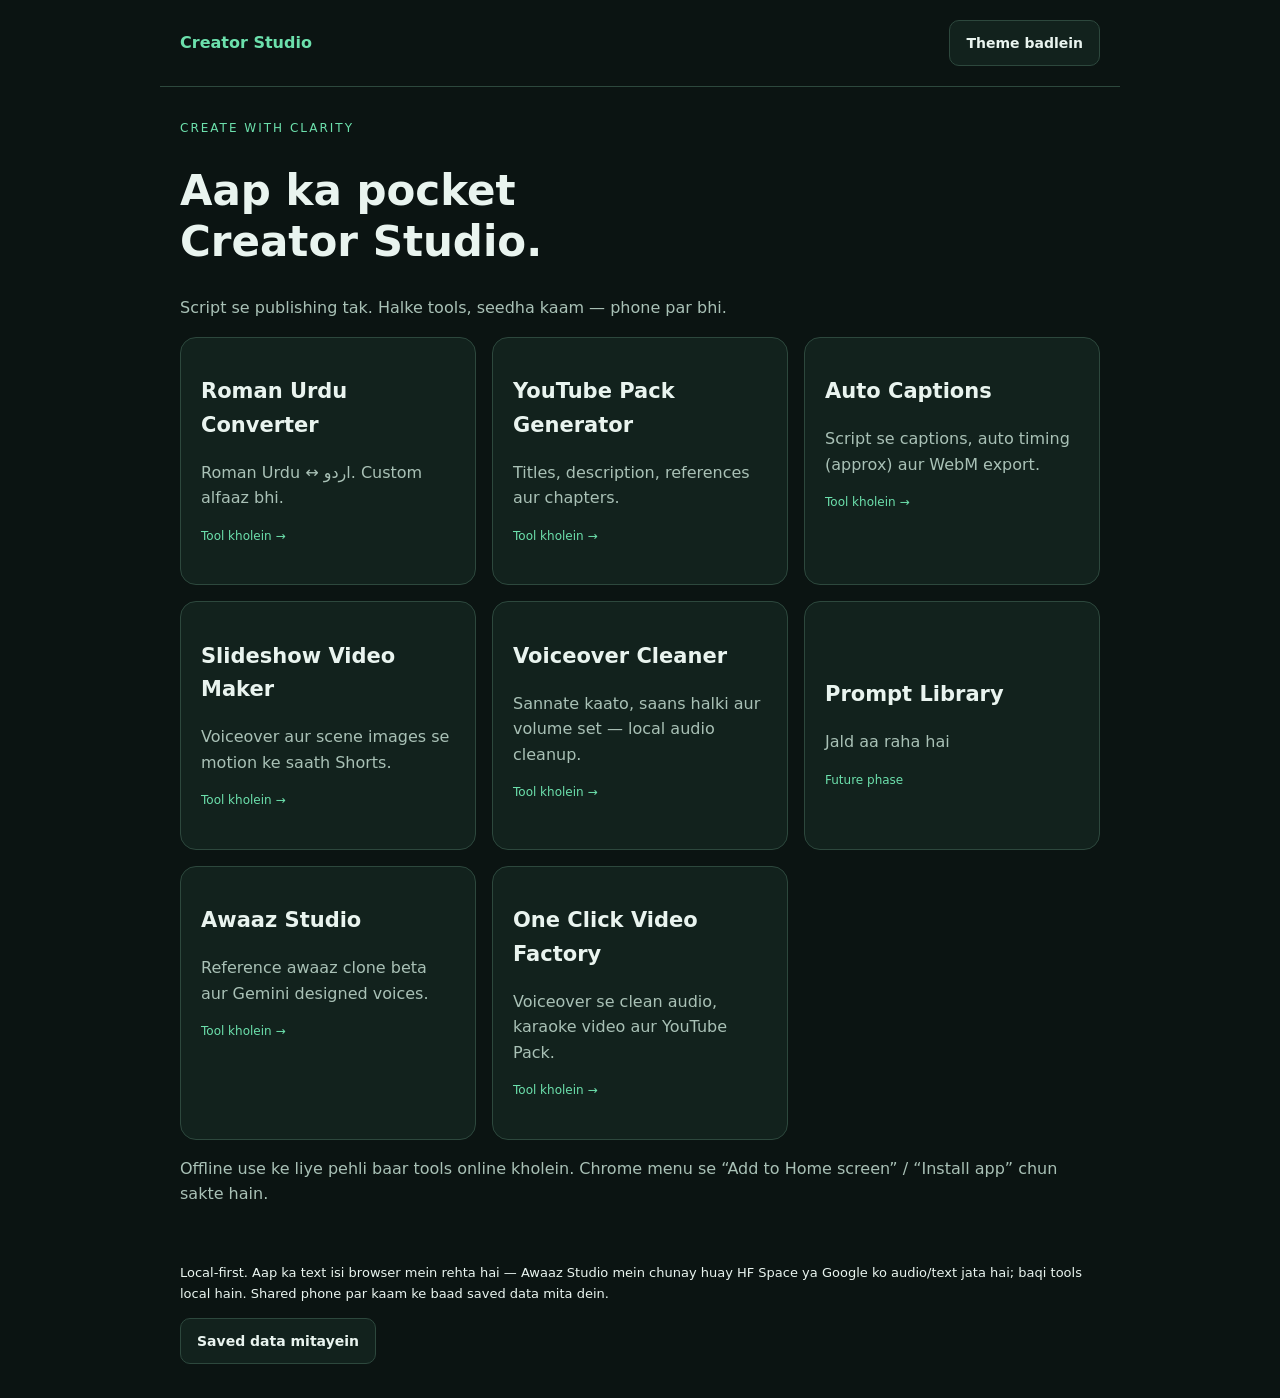
<file: index.html>
<!doctype html><html lang="en"><head><meta charset="utf-8"><meta name="viewport" content="width=device-width,initial-scale=1"><meta name="theme-color" content="#0b1412"><meta name="description" content="Phone par offline Roman Urdu aur YouTube creator tools."><title>Home | Creator Studio</title><link rel="manifest" href="manifest.json"><link rel="icon" href="icon.svg" type="image/svg+xml"><link rel="stylesheet" href="style.css"><script defer src="site.js"></script></head><body><header><a href="index.html">Creator Studio</a><button id="theme" aria-label="Light ya dark theme badlein">Theme badlein</button></header><main><p class="eyebrow">Create with clarity</p><h1>Aap ka pocket<br>Creator Studio.</h1><p>Script se publishing tak. Halke tools, seedha kaam — phone par bhi.</p><div class="grid"><a class="card" href="converter.html"><h2>Roman Urdu Converter</h2><p>Roman Urdu ↔ اردو. Custom alfaaz bhi.</p><span>Tool kholein →</span></a><a class="card" href="pack.html"><h2>YouTube Pack Generator</h2><p>Titles, description, references aur chapters.</p><span>Tool kholein →</span></a><a class="card" href="captions.html"><h2>Auto Captions</h2><p>Script se captions, auto timing (approx) aur WebM export.</p><span>Tool kholein →</span></a><a class="card" href="slideshow.html"><h2>Slideshow Video Maker</h2><p>Voiceover aur scene images se motion ke saath Shorts.</p><span>Tool kholein →</span></a><a class="card" href="cleaner.html"><h2>Voiceover Cleaner</h2><p>Sannate kaato, saans halki aur volume set — local audio cleanup.</p><span>Tool kholein →</span></a><button class="card soon"><h2>Prompt Library</h2><p>Jald aa raha hai</p><span>Future phase</span></button><a class="card" href="awaaz.html"><h2>Awaaz Studio</h2><p>Reference awaaz clone beta aur Gemini designed voices.</p><span>Tool kholein →</span></a><a class="card" href="factory.html"><h2>One Click Video Factory</h2><p>Voiceover se clean audio, karaoke video aur YouTube Pack.</p><span>Tool kholein →</span></a></div><p class="help">Offline use ke liye pehli baar tools online kholein. Chrome menu se “Add to Home screen” / “Install app” chun sakte hain.</p></main><footer>Local-first. Aap ka text isi browser mein rehta hai — Awaaz Studio mein chunay huay HF Space ya Google ko audio/text jata hai; baqi tools local hain. Shared phone par kaam ke baad saved data mita dein.<div class="row"><button id="clearData">Saved data mitayein</button></div></footer><div id="toast" role="status" aria-live="polite"></div></body></html>
</file>
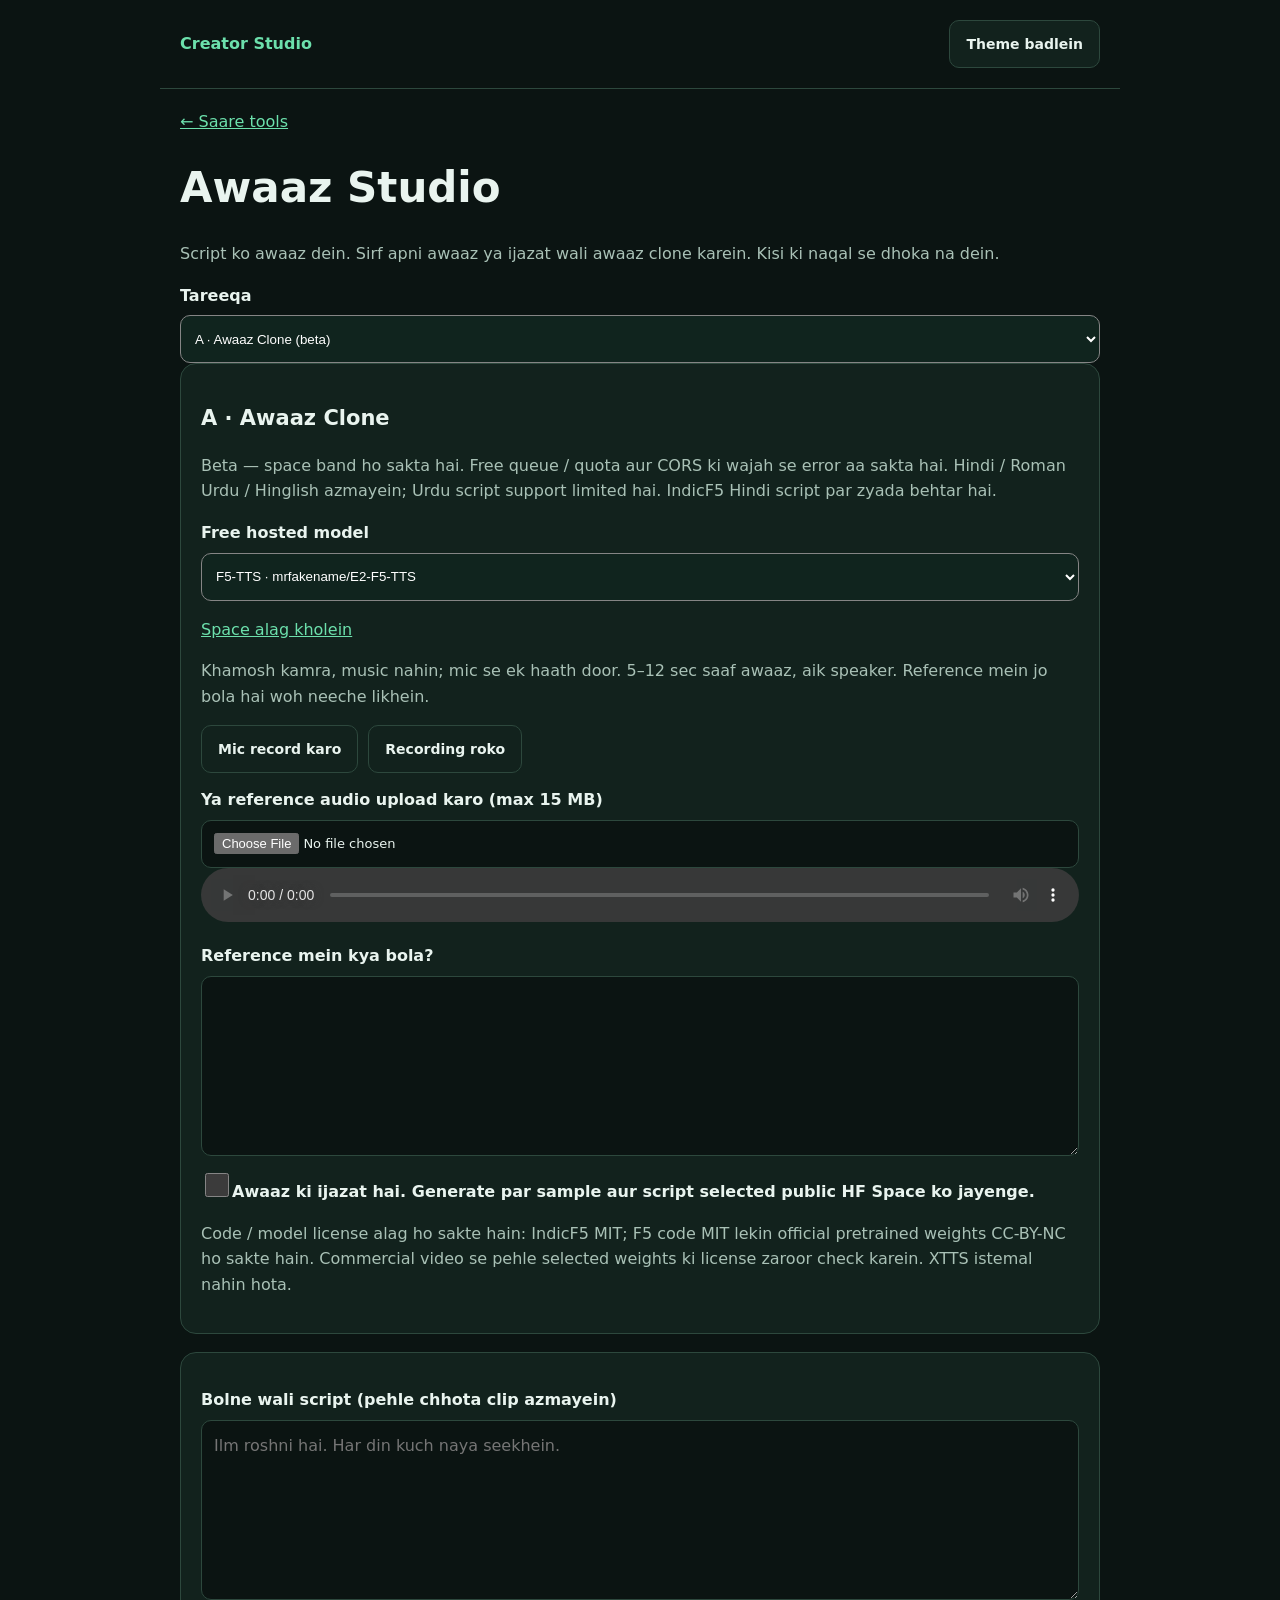
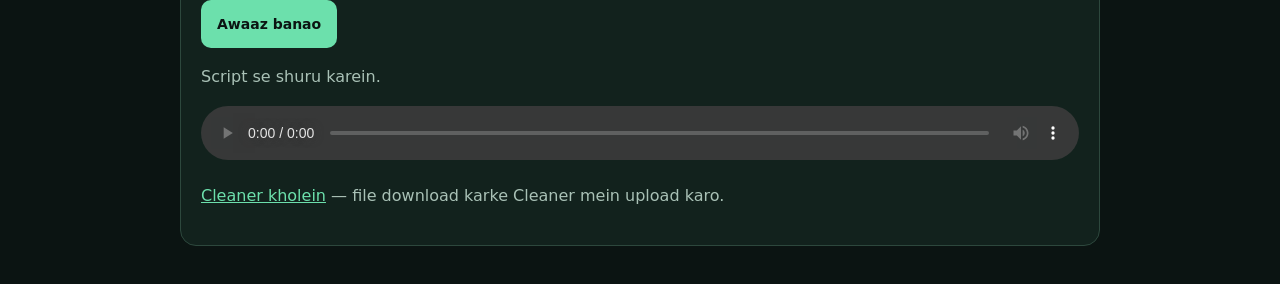
<file: awaaz.html>
<!doctype html><html lang="ur-Latn"><head><meta charset="utf-8"><meta name="viewport" content="width=device-width,initial-scale=1"><meta name="theme-color" content="#0b1412"><title>Awaaz Studio | Creator Studio</title><link rel="stylesheet" href="style.css"><script defer src="site.js"></script><style>select,audio{width:100%;min-height:48px}select{background:#10241e;color:#fff;padding:10px;border-radius:10px}input[type=checkbox]{width:24px;height:24px;display:inline}button{min-height:48px}#status{white-space:pre-wrap;overflow-wrap:anywhere}[hidden]{display:none!important}</style></head><body><header><a href="index.html">Creator Studio</a><button id="theme">Theme badlein</button></header><main><a href="index.html">← Saare tools</a><h1>Awaaz Studio</h1><p>Script ko awaaz dein. Sirf apni awaaz ya ijazat wali awaaz clone karein. Kisi ki naqal se dhoka na dein.</p><label for="mode">Tareeqa</label><select id="mode"><option value="clone">A · Awaaz Clone (beta)</option><option value="gemini">B · Gemini TTS</option></select><section id="clone"><h2>A · Awaaz Clone</h2><p>Beta — space band ho sakta hai. Free queue / quota aur CORS ki wajah se error aa sakta hai. Hindi / Roman Urdu / Hinglish azmayein; Urdu script support limited hai. IndicF5 Hindi script par zyada behtar hai.</p><label for="space">Free hosted model</label><select id="space"><option value="0">F5-TTS · mrfakename/E2-F5-TTS</option><option value="1">IndicF5 · ai4bharat/IndicF5</option></select><p><a id="spaceLink" target="_blank" rel="noopener">Space alag kholein</a></p><p>Khamosh kamra, music nahin; mic se ek haath door. 5–12 sec saaf awaaz, aik speaker. Reference mein jo bola hai woh neeche likhein.</p><div class="row"><button id="record">Mic record karo</button><button id="stop" disabled>Recording roko</button></div><label for="reference">Ya reference audio upload karo (max 15 MB)</label><input id="reference" type="file" accept="audio/*"><audio id="refPlayer" controls></audio><label for="refText">Reference mein kya bola?</label><textarea id="refText" maxlength="1500"></textarea><label><input id="consent" type="checkbox">Awaaz ki ijazat hai. Generate par sample aur script selected public HF Space ko jayenge.</label><p>Code / model license alag ho sakte hain: IndicF5 MIT; F5 code MIT lekin official pretrained weights CC-BY-NC ho sakte hain. Commercial video se pehle selected weights ki license zaroor check karein. XTTS istemal nahin hota.</p></section><section id="gemini" hidden><h2>B · Gemini TTS (designed voices)</h2><p><a href="https://aistudio.google.com/apikey" target="_blank" rel="noopener">AI Studio se apni API key lein</a>. Free tier / mulk / quota account par depend karta hai; billing khud check karein. Key sirf is browser ke localStorage mein rahegi aur sirf Google API ko bheji jayegi. Shared phone par mita dein.</p><label for="key">Apni Google API key</label><input id="key" type="password" autocomplete="off"><button id="forget">Key mita do</button><label for="voiceStyle">Awaaz ka andaaz</label><input id="voiceStyle" value="gambhir, wazeh, aahista aur pur-sukoon awaaz"><label for="language">Zubaan ka hint</label><input id="language" value="Hindi / Roman Urdu / Hinglish"><label for="voice">Designed base voice</label><select id="voice"><option>Kore</option><option>Puck</option><option>Charon</option><option>Fenrir</option><option>Aoede</option></select><p>Gemini 3.8 Flash TTS · current Interactions REST. Style hidayat alag metadata mein jaati hai; script hi boli jati hai. Quran ki tilavat ya deeni talaffuz khud zaroor check karein.</p></section><section><label for="text">Bolne wali script (pehle chhota clip azmayein)</label><textarea id="text" maxlength="3000" placeholder="Ilm roshni hai. Har din kuch naya seekhein."></textarea><button id="generate" class="primary">Awaaz banao</button><button id="abort" hidden>Roko</button><p id="status" role="status" aria-live="polite">Script se shuru karein.</p><audio id="player" controls></audio><a id="download" hidden download="awaaz-studio.wav">WAV download</a><p><a href="cleaner.html">Cleaner kholein</a> — file download karke Cleaner mein upload karo.</p></section></main><script>
(()=>{
const $=id=>document.getElementById(id),spaces=[{host:'https://mrfakename-e2-f5-tts.hf.space',page:'https://huggingface.co/spaces/mrfakename/E2-F5-TTS',api:'predict'},{host:'https://ai4bharat-indicf5.hf.space',page:'https://huggingface.co/spaces/ai4bharat/IndicF5',api:'synthesize_speech'}];let reference=null,rec=null,mic=null,controller=null,outURL='',refURL='',busy=false;
const say=s=>$('status').textContent=s;function update(){$('clone').hidden=$('mode').value!=='clone';$('gemini').hidden=$('mode').value!=='gemini';$('spaceLink').href=spaces[+$('space').value].page}update();$('mode').onchange=update;$('space').onchange=update;try{$('key').value=localStorage.getItem('creator-awaaz-key')||''}catch{}$('key').oninput=()=>{try{localStorage.setItem('creator-awaaz-key',$('key').value.trim())}catch{say('Key save nahin hui; browser storage band hai.')}};$('forget').onclick=()=>{$('key').value='';try{localStorage.removeItem('creator-awaaz-key')}catch{}say('Key mita di.')};
function setRef(b){if(refURL)URL.revokeObjectURL(refURL);reference=b;refURL=URL.createObjectURL(b);$('refPlayer').src=refURL;say('Reference tayyar. Uska sahi matn bhi likhein.')} $('reference').onchange=e=>{const f=e.target.files[0];if(f&&f.size<=15e6)setRef(f);else say('15 MB se chhoti file chunein.')};
$('record').onclick=async()=>{try{mic=await navigator.mediaDevices.getUserMedia({audio:true});let chunks=[];rec=new MediaRecorder(mic);rec.ondataavailable=e=>{if(e.data.size)chunks.push(e.data)};rec.onstop=()=>{setRef(new Blob(chunks,{type:rec.mimeType}));mic.getTracks().forEach(t=>t.stop());$('record').disabled=false;$('stop').disabled=true};rec.start();$('record').disabled=true;$('stop').disabled=false;say('Recording chal rahi hai…');setTimeout(()=>{if(rec?.state==='recording')rec.stop()},12000)}catch{mic?.getTracks().forEach(t=>t.stop());say('Mic ijazat nahin mili. Audio upload kar sakte hain.')}};$('stop').onclick=()=>{if(rec?.state==='recording')rec.stop()};
function wav(data,rate=24000){const b=new ArrayBuffer(44+data.length*2),v=new DataView(b);const put=(p,s)=>[...s].forEach((c,i)=>v.setUint8(p+i,c.charCodeAt(0)));put(0,'RIFF');v.setUint32(4,b.byteLength-8,true);put(8,'WAVEfmt ');v.setUint32(16,16,true);v.setUint16(20,1,true);v.setUint16(22,1,true);v.setUint32(24,rate,true);v.setUint32(28,rate*2,true);v.setUint16(32,2,true);v.setUint16(34,16,true);put(36,'data');v.setUint32(40,data.length*2,true);for(let i=0;i<data.length;i++)v.setInt16(44+2*i,Math.max(-1,Math.min(1,data[i]))*32767,true);return new Blob([b],{type:'audio/wav'})}
async function asWav(blob){if(blob.type.includes('wav'))return blob;const ac=new AudioContext();try{const b=await ac.decodeAudioData(await blob.arrayBuffer()),d=new Float32Array(b.length);for(let c=0;c<b.numberOfChannels;c++){const a=b.getChannelData(c);for(let i=0;i<d.length;i++)d[i]+=a[i]/b.numberOfChannels}return wav(d,b.sampleRate)}finally{await ac.close()}}
async function req(u,o={}){const r=await fetch(u,{...o,signal:controller.signal});if(!r.ok)throw Error('HTTP '+r.status+' — space / quota / key check karein.');return r}
async function cloneSpeech(){if(!reference)throw Error('Pehle reference upload ya record karein.');if(!$('refText').value.trim())throw Error('Reference mein jo bola hai woh likhein.');if(!$('consent').checked)throw Error('Pehle awaaz ki ijazat aur public upload wala box check karein.');const s=spaces[+$('space').value],f=await asWav(reference),fd=new FormData();fd.append('files',f,'reference.wav');say('Sample selected HF Space ko upload ho raha hai…');const paths=await (await req(s.host+'/gradio_api/upload',{method:'POST',body:fd})).json(),file={path:paths[0],orig_name:'reference.wav',meta:{_type:'gradio.FileData'}},data=+$('space').value===0?[file,$('refText').value.trim(),$('text').value.trim(),false]:[$('text').value.trim(),file,$('refText').value.trim()];const q=await (await req(s.host+'/gradio_api/call/'+s.api,{method:'POST',headers:{'Content-Type':'application/json'},body:JSON.stringify({data})})).json();if(!q.event_id)throw Error('Space API badal gaya. Dusra space azmayein.');say('Free queue mein… 3 minute tak lag sakte hain.');const r=await req(s.host+'/gradio_api/call/'+s.api+'/'+q.event_id),reader=r.body.getReader(),dec=new TextDecoder();let pending='';while(true){const {done,value}=await reader.read();pending+=dec.decode(value||new Uint8Array(),{stream:!done});let at;while((at=pending.indexOf('\n\n'))>=0){const event=pending.slice(0,at);pending=pending.slice(at+2);const type=event.match(/event: (.+)/)?.[1],str=event.split('\n').filter(l=>l.startsWith('data: ')).map(l=>l.slice(6)).join('\n');if(type==='error')throw Error('Space ne generation roki: '+str.slice(0,250));if(type==='complete'){const a=JSON.parse(str),find=o=>{if(!o)return null;if(Array.isArray(o)){for(const x of o){const y=find(x);if(y)return y}}else if(typeof o==='object'){if(o.url||o.path)return o;for(const x of Object.values(o)){const y=find(x);if(y)return y}}return null},f=find(a);if(!f)throw Error('Space ne audio nahin di.');let url=f.url||s.host+'/gradio_api/file='+f.path;url=new URL(url,s.host);if(url.origin!==s.host)throw Error('Audio URL trusted space ka nahin.');return asWav(await (await req(url.href)).blob())}}if(done)throw Error('Space ka jawab adhoora raha.')}}
async function geminiSpeech(){const key=$('key').value.trim();if(!key)throw Error('Pehle apni Google AI Studio API key paste karein.');const body={model:'gemini-3.8-flash-tts',input:[{type:'user_input',content:[{type:'text',text:$('text').value.trim(),annotations:[{type:'speech_metadata',style:$('voiceStyle').value.trim()+'; language: '+$('language').value.trim()}]}]}],response_format:{type:'audio',mime_type:'audio/l16'},generation_config:{speech_config:[{voice:$('voice').value}]}};const j=await (await req('https://generativelanguage.googleapis.com/v1beta/interactions',{method:'POST',headers:{'Content-Type':'application/json','x-goog-api-key':key},body:JSON.stringify(body)})).json();let blocks=[];for(const s of j.steps||[])for(const c of s.content||[])if(c.type==='audio'&&c.data)blocks.push(c);if(!blocks.length)throw Error('Google se audio nahin mili. Model / quota check karein.');const bytes=Uint8Array.from(atob(blocks[0].data),c=>c.charCodeAt(0));if(String.fromCharCode(...bytes.slice(0,4))==='RIFF')return new Blob([bytes],{type:'audio/wav'});const v=new DataView(bytes.buffer),pcm=new Float32Array(Math.floor(bytes.length/2));for(let i=0;i<pcm.length;i++)pcm[i]=v.getInt16(i*2,true)/32768;return wav(pcm,24000)}
$('abort').onclick=()=>controller?.abort();async function generate(){if(busy)return;if($('mode').value==='gemini'&&!$('key').value.trim()){say('Pehle apni Google AI Studio API key paste karein.');return}if(!$('text').value.trim())return say('Pehle bolne wali script likhein.');busy=true;controller=new AbortController();const timer=setTimeout(()=>controller.abort(),180000);$('generate').disabled=true;$('abort').hidden=false;const start=performance.now();try{const b=await ($('mode').value==='clone'?cloneSpeech():geminiSpeech());if(outURL)URL.revokeObjectURL(outURL);outURL=URL.createObjectURL(b);$('player').src=outURL;$('download').href=outURL;$('download').hidden=false;$('download').textContent='WAV download · '+(b.size/1048576).toFixed(2)+' MB';say('Awaaz tayyar · '+((performance.now()-start)/1000).toFixed(1)+' sec. Talaffuz sun kar check karein.');window.awaaz.last={blob:b,seconds:(performance.now()-start)/1000}}catch(e){say(e.name==='AbortError'?'Rok diya / waqt poora. Dusra space azmayein.':e.message+' Beta — space band ho sakta hai. Dusra space ya alag Space link azmayein.')}finally{clearTimeout(timer);busy=false;$('generate').disabled=false;$('abort').hidden=true}}$('generate').onclick=generate;window.awaaz={generate,setRef,wav};window.addEventListener('pagehide',()=>{controller?.abort();mic?.getTracks().forEach(t=>t.stop());if(rec?.state==='recording')rec.stop()});
})();
</script></body></html>
</file>
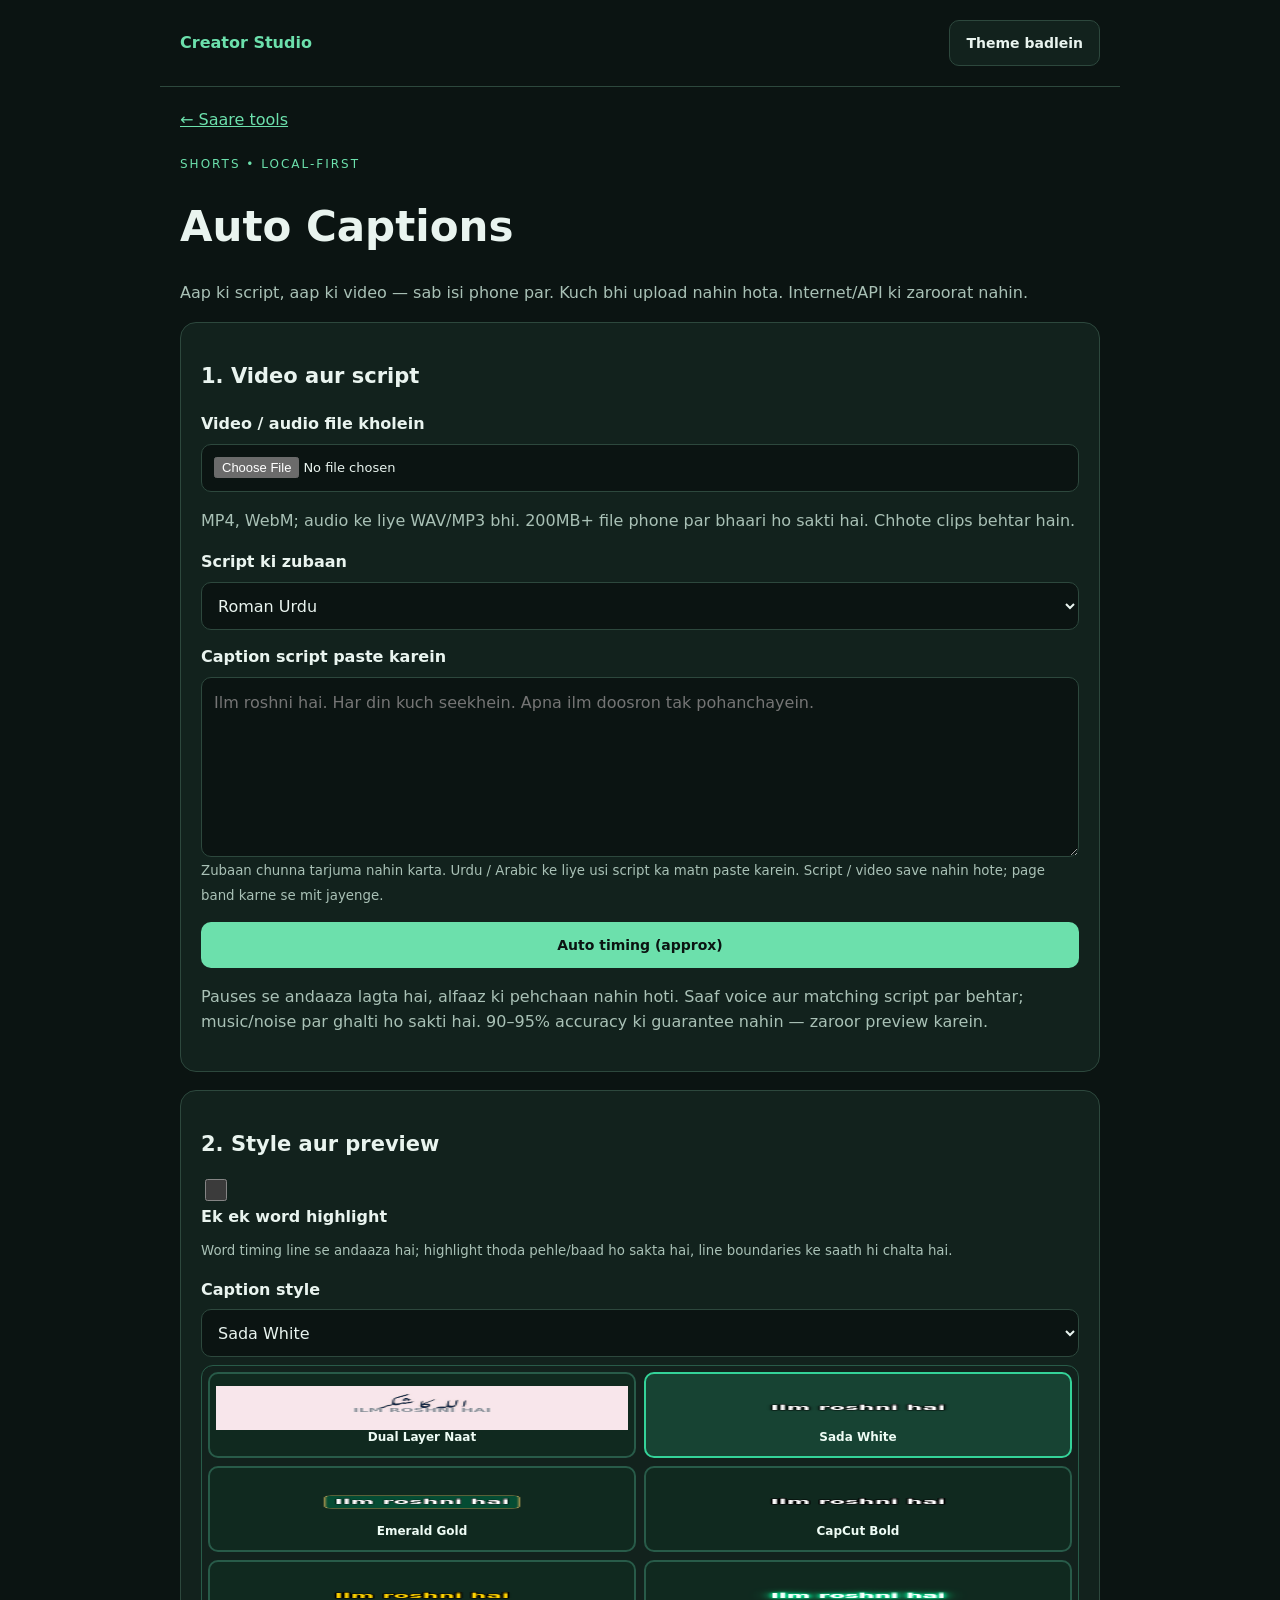
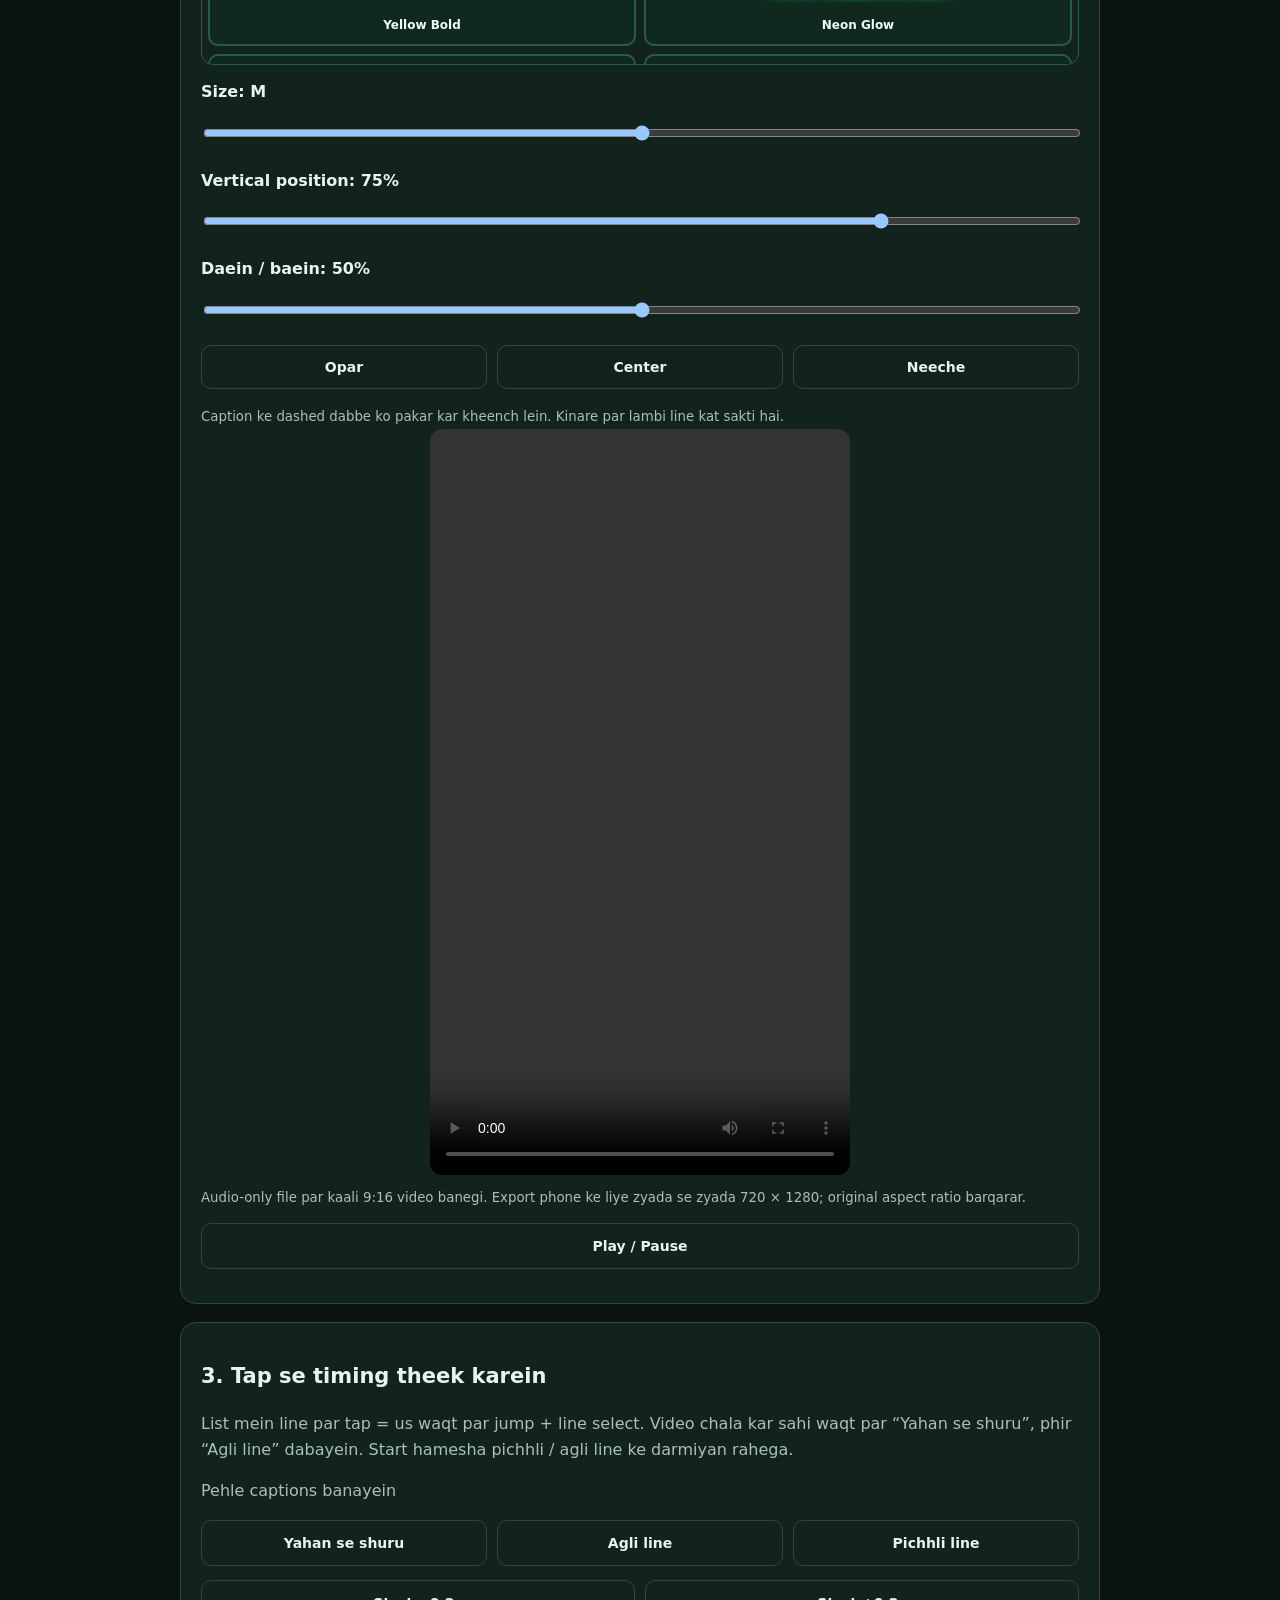
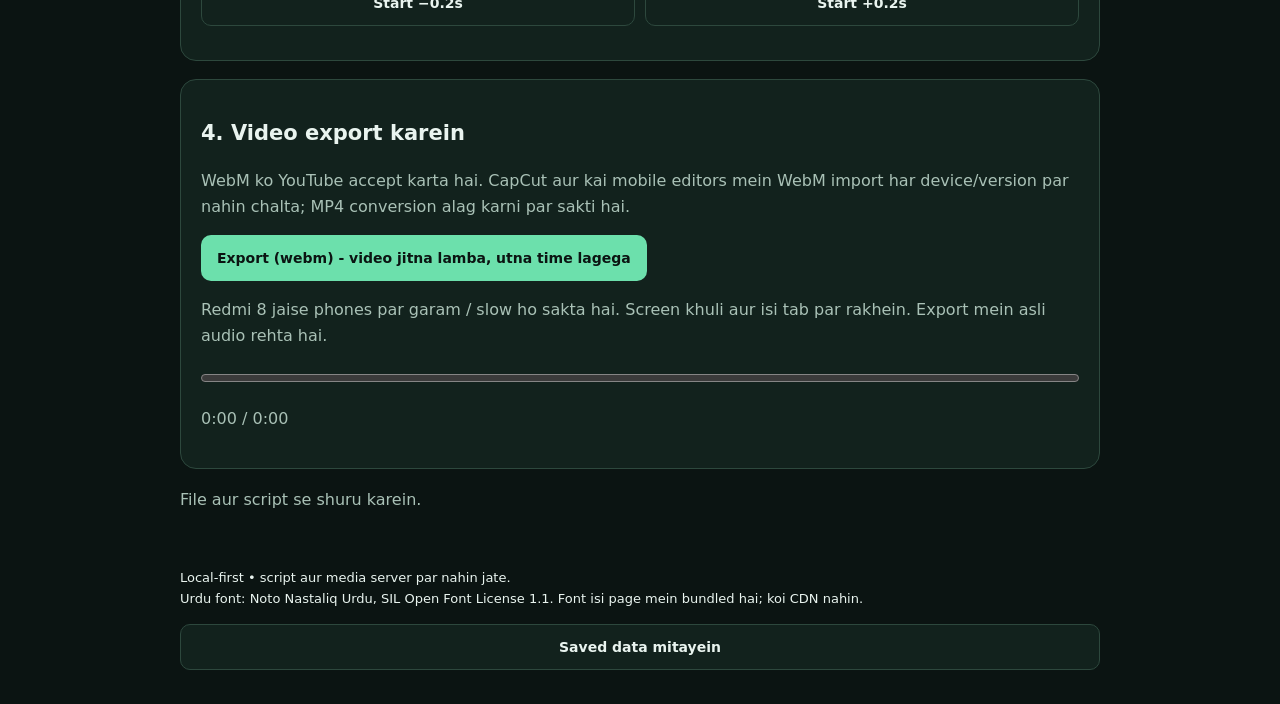
<file: captions.html>
<!doctype html><html lang="en"><head><meta charset="utf-8"><meta name="viewport" content="width=device-width,initial-scale=1"><meta name="theme-color" content="#0b1412"><title>Auto Captions | Creator Studio</title><link rel="manifest" href="manifest.json"><link rel="icon" href="icon.svg"><link rel="stylesheet" href="style.css"><script defer src="site.js"></script><style>@font-face{font-family:'Noto Nastaliq Urdu';src:url([data-uri]) format('woff2');font-weight:100 900;font-display:swap}#stage{position:relative;background:#000;aspect-ratio:9/16;max-width:420px;margin:auto;overflow:hidden;border-radius:12px}#video{width:100%;height:100%;display:block;object-fit:contain}#overlay{position:absolute;inset:0;width:100%;height:100%;pointer-events:none}select{font:inherit;background:var(--bg);color:var(--fg);border:1px solid var(--line);border-radius:10px;padding:12px;width:100%;min-height:48px}.captionLine{display:block;width:100%;text-align:start;margin:8px 0;overflow-wrap:anywhere}.captionLine.active{border:2px solid var(--accent)}#lines{max-height:380px;overflow:auto}button:disabled{opacity:.5;cursor:wait}progress{width:100%;accent-color:var(--accent)}[hidden]{display:none!important}.row button{flex:1 1 110px}#status{overflow-wrap:anywhere}#capScript{max-height:420px}header{flex-wrap:wrap}#download{display:block;text-align:center}#overlay{direction:ltr}input[type=range]{padding:12px 0}#stage+small{display:block;margin-top:12px}.previewText{position:absolute;left:50%;transform:translate(-50%,-50%);color:#fff;white-space:pre;pointer-events:none;text-shadow:0 1px 4px #000;-webkit-text-stroke:.04em #000;paint-order:stroke fill;text-align:center;padding:.15em .42em}.previewText.emerald{background:rgba(4,83,56,.85);border:1px solid #c5a95b;border-radius:.25em}.previewText.bold{-webkit-text-stroke:.12em #000;text-shadow:none}.previewText.yellow{font-weight:900;color:#FFD400;-webkit-text-stroke:.12em #000;text-shadow:none}.previewText.neon{font-weight:900;text-shadow:0 0 .22em #00ef99,0 0 .55em #00ef99,0 0 1em #00ef99}.previewText.box{background:#000;border:1px solid #fff;border-radius:.25em}#srtDownload{display:block;text-align:center;margin:12px 0}#srtControls small{display:block;margin:10px 0}.previewText span{display:inline-block;transform-origin:center;}input[type=checkbox]{width:22px;min-height:22px;vertical-align:middle}#styleGrid{display:grid;grid-template-columns:repeat(2,minmax(0,1fr));gap:8px;max-height:300px;overflow-y:auto;padding:6px;margin:8px 0;border:1px solid #285b49;border-radius:12px}#styleGrid button{min-height:86px;padding:6px;background:#10291f;color:#eefcf5;border:2px solid #285b49;border-radius:10px;font-size:12px}#styleGrid button[aria-pressed=true]{border-color:#34d399;background:#174333}#styleGrid canvas{display:block;width:100%;height:44px}#overlay{position:absolute;inset:0;width:100%;height:100%;pointer-events:none}#capScript[dir=rtl]{font-family:"Noto Naskh Arabic","Noto Sans Arabic",Tahoma,serif}</style><!-- Noto Nastaliq Urdu. Copyright 2022 The Noto Project Authors (https://github.com/notofonts/nastaliq).
SIL OPEN FONT LICENSE Version 1.1 - 26 February 2007 -——————————————————————— PREAMBLE The goals of the Open Font License (OFL) are to stimulate worldwide development of collaborative font projects, to support the font creation efforts of academic and linguistic communities, and to provide a free and open framework in which fonts may be shared and improved in partnership with others. The OFL allows the licensed fonts to be used, studied, modified and redistributed freely as long as they are not sold by themselves. The fonts, including any derivative works, can be bundled, embedded, redistributed and/or sold with any software provided that any reserved names are not used by derivative works. The fonts and derivatives, however, cannot be released under any other type of license. The requirement for fonts to remain under this license does not apply to any document created using the fonts or their derivatives. DEFINITIONS “Font Software” refers to the set of files released by the Copyright Holder(s) under this license and clearly marked as such. This may include source files, build scripts and documentation. “Reserved Font Name” refers to any names specified as such after the copyright statement(s). “Original Version” refers to the collection of Font Software components as distributed by the Copyright Holder(s). “Modified Version” refers to any derivative made by adding to, deleting, or substituting – in part or in whole – any of the components of the Original Version, by changing formats or by porting the Font Software to a new environment. “Author” refers to any designer, engineer, programmer, technical writer or other person who contributed to the Font Software. PERMISSION & CONDITIONS Permission is hereby granted, free of charge, to any person obtaining a copy of the Font Software, to use, study, copy, merge, embed, modify, redistribute, and sell modified and unmodified copies of the Font Software, subject to the following conditions: Neither the Font Software nor any of its individual components, in Original or Modified Versions, may be sold by itself. Original or Modified Versions of the Font Software may be bundled, redistributed and/or sold with any software, provided that each copy contains the above copyright notice and this license. These can be included either as stand-alone text files, human-readable headers or in the appropriate machine-readable metadata fields within text or binary files as long as those fields can be easily viewed by the user. No Modified Version of the Font Software may use the Reserved Font Name(s) unless explicit written permission is granted by the corresponding Copyright Holder. This restriction only applies to the primary font name as presented to the users. The name(s) of the Copyright Holder(s) or the Author(s) of the Font Software shall not be used to promote, endorse or advertise any Modified Version, except to acknowledge the contribution(s) of the Copyright Holder(s) and the Author(s) or with their explicit written permission. The Font Software, modified or unmodified, in part or in whole, must be distributed entirely under this license, and must not be distributed under any other license. The requirement for fonts to remain under this license does not apply to any document created using the Font Software. TERMINATION This license becomes null and void if any of the above conditions are not met. DISCLAIMER THE FONT SOFTWARE IS PROVIDED “AS IS”, WITHOUT WARRANTY OF ANY KIND, EXPRESS OR IMPLIED, INCLUDING BUT NOT LIMITED TO ANY WARRANTIES OF MERCHANTABILITY, FITNESS FOR A PARTICULAR PURPOSE AND NONINFRINGEMENT OF COPYRIGHT, PATENT, TRADEMARK, OR OTHER RIGHT. IN NO EVENT SHALL THE COPYRIGHT HOLDER BE LIABLE FOR ANY CLAIM, DAMAGES OR OTHER LIABILITY, INCLUDING ANY GENERAL, SPECIAL, INDIRECT, INCIDENTAL, OR CONSEQUENTIAL DAMAGES, WHETHER IN AN ACTION OF CONTRACT, TORT OR OTHERWISE, ARISING FROM, OUT OF THE USE OR INABILITY TO USE THE FONT SOFTWARE OR FROM OTHER DEALINGS IN THE FONT SOFTWARE. Last updated on 9 November 2026 The SIL Open Font License is maintained by Victor Gaultney and Nicolas Spalinger. Contact us . This site is Copyright © 2005–2026 SIL Global (sil.org) | Privacy policy | Colophon | Site map --></head><body><header><a href="index.html">Creator Studio</a><button id="theme" aria-label="Light ya dark theme badlein">Theme badlein</button></header><main><nav><a href="index.html">← Saare tools</a></nav><p class="eyebrow">Shorts • local-first</p><h1>Auto Captions</h1><p>Aap ki script, aap ki video — sab isi phone par. Kuch bhi upload nahin hota. Internet/API ki zaroorat nahin.</p><section><h2>1. Video aur script</h2><label for="file">Video / audio file kholein</label><input data-lock id="file" type="file" accept="video/mp4,video/webm,audio/*"><p class="help">MP4, WebM; audio ke liye WAV/MP3 bhi. 200MB+ file phone par bhaari ho sakti hai. Chhote clips behtar hain.</p><label for="capLang">Script ki zubaan</label><select data-lock id="capLang"><option value="roman">Roman Urdu</option><option value="urdu">Urdu</option><option value="arabic">Arabic</option></select><label for="capScript">Caption script paste karein</label><textarea data-lock id="capScript" maxlength="20000" placeholder="Ilm roshni hai. Har din kuch seekhein. Apna ilm doosron tak pohanchayein."></textarea><small>Zubaan chunna tarjuma nahin karta. Urdu / Arabic ke liye usi script ka matn paste karein. Script / video save nahin hote; page band karne se mit jayenge.</small><div class="row"><button data-lock class="primary" id="auto">Auto timing (approx)</button></div><p class="help">Pauses se andaaza lagta hai, alfaaz ki pehchaan nahin hoti. Saaf voice aur matching script par behtar; music/noise par ghalti ho sakti hai. 90–95% accuracy ki guarantee nahin — zaroor preview karein.</p></section><section><h2>2. Style aur preview</h2><label><input type="checkbox" id="wordHighlight" data-lock> Ek ek word highlight</label><small>Word timing line se andaaza hai; highlight thoda pehle/baad ho sakta hai, line boundaries ke saath hi chalta hai.</small><label for="capStyle">Caption style</label><select data-lock id="capStyle"><option value="dual">Dual Layer Naat</option><option value="white" selected>Sada White</option><option value="emerald">Emerald Gold</option><option value="bold">CapCut Bold</option><option value="yellow">Yellow Bold</option><option value="neon">Neon Glow</option><option value="box">Black Box</option><option value="nastaliq">Nastaliq Shahkar</option><option value="arabic">Arabic Calligraphy</option><option value="impact">Roman Impact</option><option value="gold">Gold Gradient</option><option value="glass">Glass Box</option><option value="underline">Underline Pop</option></select><div id="styleGrid" role="group" aria-label="Caption styles"></div><label for="capSize">Size: <span id="sizeLabel">M</span></label><input data-lock id="capSize" type="range" min="1" max="3" step="1" value="2" aria-valuetext="M"><label for="capPos">Vertical position: <span id="posLabel">75%</span></label><input data-lock id="capPos" type="range" min="20" max="85" value="75"><div id="stage"><video id="video" controls playsinline preload="metadata"></video><canvas id="overlay" hidden></canvas><span id="captionPreview" class="previewText" aria-live="off" hidden></span></div><small>Audio-only file par kaali 9:16 video banegi. Export phone ke liye zyada se zyada 720 × 1280; original aspect ratio barqarar.</small><div class="row"><button data-lock id="play">Play / Pause</button></div></section><section><h2>3. Tap se timing theek karein</h2><p>List mein line par tap = us waqt par jump + line select. Video chala kar sahi waqt par “Yahan se shuru”, phir “Agli line” dabayein. Start hamesha pichhli / agli line ke darmiyan rahega.</p><p id="current">Pehle captions banayein</p><div class="row"><button data-lock id="mark">Yahan se shuru</button><button data-lock id="next">Agli line</button><button data-lock id="back">Pichhli line</button></div><div class="row"><button data-lock id="minus">Start −0.2s</button><button data-lock id="plus">Start +0.2s</button></div><div id="lines" aria-label="Caption lines"></div></section><section><h2>4. Video export karein</h2><p>WebM ko YouTube accept karta hai. CapCut aur kai mobile editors mein WebM import har device/version par nahin chalta; MP4 conversion alag karni par sakti hai.</p><button data-lock id="export" class="primary">Export (webm) - video jitna lamba, utna time lagega</button><p class="help">Redmi 8 jaise phones par garam / slow ho sakta hai. Screen khuli aur isi tab par rakhein. Export mein asli audio rehta hai.</p><div id="srtControls" hidden><label for="srtLang">SRT ki zubaan</label><select id="srtLang" data-lock><option value="roman">Roman Urdu / Hinglish</option><option value="urdu">Urdu script</option><option value="arabic">Arabic</option></select><small>SRT isi chosen script ka matn hai, tarjuma nahin. Zubaan badlein to usi zubaan ki script se timing dobara karein.</small><a id="srtDownload" class="button" href="#" download="captions.srt">SRT download</a><small>Yeh file YouTube Studio ke Subtitles section ke liye hai; burned captions se alag.</small></div><progress id="progress" value="0" max="1" aria-label="Export progress"></progress><p id="elapsed">0:00 / 0:00</p><button id="cancel" hidden>Export rokein</button><a id="download" class="button" hidden>WebM download karein</a></section><p id="quality" role="status" aria-live="polite"></p><p id="status" role="status" aria-live="polite">File aur script se shuru karein.</p></main><footer>Local-first • script aur media server par nahin jate.<br>Urdu font: Noto Nastaliq Urdu, SIL Open Font License 1.1. Font isi page mein bundled hai; koi CDN nahin.<div class="row"><button id="clearData">Saved data mitayein</button></div></footer><div id="toast" role="status"></div><script>'use strict';
(()=>{
const el=id=>document.getElementById(id), v=el('video'), overlay=el('overlay'), ctx=overlay.getContext('2d');
let file=null,url='',downloadURL='',duration=0,segments=[],lines=[],selected=0,busy=false,exporting=false,audioCtx=null,source=null,dest=null,recorder=null,cancelled=false;
const style=el('capStyle'),size=el('capSize'),pos=el('capPos'),lang=el('capLang'),script=el('capScript');
const say=t=>el('status').textContent=t;
const time=t=>{t=Math.max(0,t||0);return Math.floor(t/60)+':'+(t%60).toFixed(2).padStart(5,'0')};
const length=s=>Array.from(s).length;
function split(text){let out=[];for(const phrase of text.trim().split(/(?<=[.!?۔؟،,;:])\s*|\n+/u).filter(Boolean)){let row='';for(const word of phrase.trim().split(/\s+/)){for(const token of (length(word)>38?Array.from(word).join('').match(/.{1,38}/gu):[word])){if(length((row+' '+token).trim())>38){out.push(row);row=token}else row=(row+' '+token).trim()}}if(row)out.push(row)}for(let i=0;i<out.length;i++){if(length(out[i])<10){if(i&&length(out[i-1]+' '+out[i])<=40){out[i-1]+=' '+out[i];out.splice(i--,1)}else if(i+1<out.length&&length(out[i]+' '+out[i+1])<=40){out.splice(i,2,out[i]+' '+out[i+1])}}}return out}
let timingInfo='';
function detect(buffer){const step=.02,hop=Math.max(1,Math.floor(buffer.sampleRate*step)),n=Math.ceil(buffer.length/hop),r=new Float32Array(n);for(let ch=0;ch<buffer.numberOfChannels;ch++){const d=buffer.getChannelData(ch);for(let i=0;i<n;i++){let sum=0,kmax=Math.min(hop,d.length-i*hop);for(let k=0;k<kmax;k++)sum+=d[i*hop+k]**2;r[i]=Math.max(r[i],Math.sqrt(sum/kmax))}}const sorted=Array.from(r).sort((a,b)=>a-b),q=p=>sorted[Math.min(n-1,Math.floor(n*p))]||0,floor=q(.15),level=q(.9),peak=q(.999);if(peak<.0001)return [];const range=Math.max(level-floor,peak*.025),enter=floor+range*.18,exit=floor+range*.10;let start=-1,quiet=-1;const found=[];for(let i=0;i<n;i++){const t=i*step;if(start<0){if(r[i]>=enter){start=t;quiet=-1}}else if(r[i]>=exit){quiet=-1}else{if(quiet<0)quiet=t;if(t-quiet>=.20){if(quiet-start>=.15)found.push([start,quiet]);start=-1;quiet=-1}}}if(start>=0){const end=quiet>=0?quiet:buffer.duration;if(end-start>=.15)found.push([start,end])}const merged=[];for(const s of found){const last=merged[merged.length-1];if(last&&s[0]-last[1]<.15)last[1]=s[1];else merged.push(s)}return merged}
function align(texts){const weights=texts.map(t=>Math.max(1,length(t.replace(/\s/g,'')))),chars=weights.reduce((a,b)=>a+b,0),spoken=segments.reduce((a,s)=>a+s[1]-s[0],0),pauses=segments.slice(1).map((s,i)=>({start:segments[i][1],end:s[0],mid:(segments[i][1]+s[0])/2})),weak=pauses.length<2||spoken<duration*.08,seg=weak?[[0,duration]]:segments,eps=Math.min(.02,duration/(texts.length*2));function clock(t){for(const s of seg){const span=s[1]-s[0];if(t<=span)return s[0]+Math.max(0,t);t-=span}return seg[seg.length-1][1]}function pass(rate){let acc=0,snapped=0;const result=texts.map((text,i)=>{let start=clock(acc/rate);acc+=weights[i];const lo=i?thisResultLast+eps:0,hi=duration-eps*(texts.length-i);if(i&&!weak){const candidates=pauses.filter(p=>Math.abs(p.mid-start)<=1.5&&p.mid>=lo&&p.mid<=hi);candidates.sort((a,b)=>Math.abs(a.mid-start)-Math.abs(b.mid-start));if(candidates.length){start=candidates[0].mid;snapped++}}start=Math.max(lo,Math.min(hi,start));thisResultLast=start;return{text,start,end:0}});result.forEach((l,i)=>l.end=i+1<result.length?result[i+1].start:Math.max(l.start+eps,Math.min(duration,clock(acc/rate))));return{result,snapped,score:result.slice(1).reduce((a,l)=>a+Math.min(...pauses.map(p=>Math.abs(p.mid-l.start)),1.5),0)}}let thisResultLast=0;const rate=chars/Math.max(.01,weak?duration:spoken),first=pass(rate);let chosen=first;if(!weak){const actual=first.result.reduce((sum,l)=>sum+segments.reduce((s,p)=>s+Math.max(0,Math.min(l.end,p[1])-Math.max(l.start,p[0])),0),0);thisResultLast=0;const second=pass(chars/Math.max(.01,actual));if(second.score<first.score||(second.score===first.score&&second.snapped>first.snapped))chosen=second}timingInfo=(weak?'auto timing kamzor hai, zyada tap-to-mark zaroori hai. ':'')+chosen.snapped+'/'+Math.max(0,texts.length-1)+' line boundaries pause par set hui; baqi predicted. ';return chosen.result}


const newStyles=new Set(['nastaliq','arabic','impact','gold','glass','underline']);
function captionFamily(){return lang.value==='urdu'?'"Noto Nastaliq Urdu",serif':lang.value==='arabic'?'"Noto Naskh Arabic","Noto Sans Arabic",Tahoma,serif':'system-ui,sans-serif'}
function paintNew(c,line,w,h,t,fs){const s=style.value,rtl=lang.value!=='roman',urdu=lang.value==='urdu',info=wordInfo(line,t),karaoke=el('wordHighlight').checked;let widths,gap,total;const measure=()=>{c.font=(s==='nastaliq'?600:900)+' '+fs+'px '+captionFamily();widths=info.words.map(a=>c.measureText(a).width);gap=c.measureText(' ').width;total=widths.reduce((a,b)=>a+b,0)+gap*(widths.length-1)};measure();while(total>w*.82&&fs>w*.018){fs*=.95;measure()}const bh=fs*(urdu?3.2:1.9),y=Math.max(bh/2+h*.06,Math.min(h-bh/2-h*.08,h*Number(pos.value)/100)),left=(w-total)/2,pad=fs*.4;c.lineJoin='round';c.textAlign='center';c.direction=rtl?'rtl':'ltr';c.textBaseline='middle';
if(['glass','nastaliq'].includes(s)){c.fillStyle=s==='glass'?'rgba(8,20,23,.65)':'rgba(238,229,203,.94)';c.strokeStyle=s==='glass'?'rgba(230,255,248,.65)':'#b69546';c.lineWidth=fs*.025;c.beginPath();c.roundRect(left-pad,y-bh/2,total+pad*2,bh,fs*.3);c.fill();c.stroke()}
if(['nastaliq','arabic'].includes(s)){const yy=y+bh*.38;c.strokeStyle='#d4af55';c.lineWidth=fs*.045;c.beginPath();c.moveTo(left,yy);c.lineTo(left+total,yy);c.stroke();if(s==='arabic')for(const x of [left,left+total]){c.beginPath();c.moveTo(x,yy-fs*.12);c.lineTo(x+fs*.12,yy);c.lineTo(x,yy+fs*.12);c.lineTo(x-fs*.12,yy);c.closePath();c.fillStyle='#d4af55';c.fill()}}
let x=w/2+(rtl?total/2:-total/2);for(let i=0;i<info.words.length;i++){const mid=x+(rtl?-1:1)*widths[i]/2,active=karaoke&&i===info.index;c.save();c.strokeStyle='#07110e';c.lineWidth=fs*(s==='impact'?.24:s==='nastaliq'?.025:.08);c.shadowColor='rgba(0,0,0,.6)';c.shadowBlur=fs*.12;let fill=s==='nastaliq'?'#153e36':'#fff';if(s==='gold'){fill=c.createLinearGradient(0,y-fs*.6,0,y+fs*.6);[[0,'#fff2b1'],[.3,'#c18b24'],[.5,'#fff3bb'],[.72,'#b77b15'],[1,'#efca6b']].forEach(a=>fill.addColorStop(...a))}if(active){if(s==='nastaliq'){c.fillStyle='#163f35';c.beginPath();c.roundRect(mid-widths[i]/2-fs*.08,y-bh*.4,widths[i]+fs*.16,bh*.8,fs*.12);c.fill()}fill=highlight()}c.strokeText(info.words[i],mid,y);c.fillStyle=fill;c.fillText(info.words[i],mid,y);if(active&&['underline','gold'].includes(s)){c.shadowBlur=0;c.fillStyle=s==='underline'?'#22e6a7':'#ffe58b';c.beginPath();c.roundRect(mid-widths[i]/2,y+bh*.38,Math.max(widths[i],fs*.2),fs*.1,fs*.05);c.fill()}c.restore();x+=(rtl?-1:1)*(widths[i]+gap)}}
function swatches(){const grid=el('styleGrid');for(const o of style.options){const b=document.createElement('button');b.type='button';b.dataset.lock='';b.setAttribute('aria-label',o.textContent);b.dataset.style=o.value;const cv=document.createElement('canvas');cv.width=260;cv.height=90;b.append(cv,document.createTextNode(o.textContent));b.onclick=()=>{style.value=o.value;style.dispatchEvent(new Event('input'))};grid.append(b)}const draw=()=>{const old=style.value,oldLines=lines,oldPos=pos.value;for(const b of grid.children){style.value=b.dataset.style;pos.value=50;lines=[{text:lang.value==='urdu'?'علم روشنی ہے':lang.value==='arabic'?'العلم نور':'Ilm roshni hai',start:0,end:2}];const c=b.firstChild.getContext('2d');c.clearRect(0,0,260,90);paint(c,260,90,.8);b.setAttribute('aria-pressed',String(b.dataset.style===old))}style.value=old;lines=oldLines;pos.value=oldPos};style.addEventListener('input',draw);lang.addEventListener('input',draw);draw();document.fonts.ready.then(draw)}

const wordCache=new Map();
function highlight(){return {white:'#10B981',emerald:'#ffe28a',bold:'#FFD400',yellow:'#fff',neon:'#fff',box:'#fff',nastaliq:'#ffe28a',arabic:'#80ffe0',impact:'#ffe34d',gold:'#fff',glass:'#72ffce',underline:'#fff'}[style.value]||'#FFD400'}
function wordInfo(line,t){const words=line.text.trim().split(/\s+/u),weights=words.map(w=>length(w)+1),total=weights.reduce((a,b)=>a+b,0),target=Math.max(0,Math.min(.999999,(t-line.start)/Math.max(.001,line.end-line.start)))*total;let acc=0,index=0;for(let i=0;i<words.length;i++){acc+=weights[i];if(target<acc){index=i;break}}return {words,index}}
function wordPreview(label,line){if(!line){label.replaceChildren();return}const on=el('wordHighlight').checked,key=line.text+'|'+on;if(label.dataset.words!==key){label.replaceChildren();if(on){for(const [i,w] of wordInfo(line,v.currentTime).words.entries()){const span=document.createElement('span');span.textContent=w;span.dataset.word=i;label.append(span,document.createTextNode(' '))}}else label.textContent=line.text;label.dataset.words=key}if(on){const index=wordInfo(line,v.currentTime).index;for(const span of label.querySelectorAll('span')){const active=Number(span.dataset.word)===index;span.style.color=active?highlight():'';span.style.background=active&&style.value==='box'?'#10B981':'';span.style.borderRadius='.18em';span.style.textShadow=active&&style.value==='neon'?'0 0 .2em #fff,0 0 .7em #00ff99,0 0 1.2em #00ff99':''}}}
function drawWords(c,line,w,y,fs,t,normal){const info=wordInfo(line,t),key=c.font+'|'+line.text;let widths=wordCache.get(key);if(!widths){widths=info.words.map(word=>c.measureText(word).width);if(wordCache.size>300)wordCache.clear();wordCache.set(key,widths)}const gap=c.measureText(' ').width,total=widths.reduce((a,b)=>a+b,0)+gap*(widths.length-1),rtl=lang.value!=='roman';let x=w/2+(rtl?total/2:-total/2);for(let i=0;i<info.words.length;i++){const mid=x+(rtl?-1:1)*widths[i]/2;c.save();c.translate(mid,y);if(i===info.index&&style.value==='box'){c.fillStyle='#10B981';c.beginPath();if(c.roundRect)c.roundRect(-widths[i]/2-fs*.12,-fs*.65,widths[i]+fs*.24,fs*1.3,fs*.15);else c.rect(-widths[i]/2-fs*.12,-fs*.65,widths[i]+fs*.24,fs*1.3);c.fill()}c.fillStyle=i===info.index?highlight():normal;if(style.value==='neon'&&i===info.index){c.strokeStyle='#7affca';c.lineWidth=fs*.16;c.shadowColor='#00ff88';c.shadowBlur=fs*.7;c.strokeText(info.words[i],0,0);c.strokeText(info.words[i],0,0)}c.strokeText(info.words[i],0,0);if(style.value==='neon'){c.shadowColor='#00ef99';for(const b of [1,.55,.22]){c.shadowBlur=fs*b*(i===info.index?1.7:1);c.fillText(info.words[i],0,0)}}c.fillText(info.words[i],0,0);c.restore();x+=(rtl?-1:1)*(widths[i]+gap)}}
let previewKey='';
function preview(){const line=lines.find(l=>v.currentTime>=l.start&&v.currentTime<l.end);el('captionPreview').hidden=true;overlay.hidden=!line&&!isDual();const key=[isDual()&&el('dualPulse')?.checked?Math.floor(v.currentTime*24):'',line?.text,line?.start,style.value,size.value,pos.value,lang.value,el('wordHighlight').checked,line&&el('wordHighlight').checked?wordInfo(line,v.currentTime).index:-1,overlay.width,overlay.height].join('|');if(key===previewKey)return;previewKey=key;overlay.setAttribute('aria-label',line?line.text:'Caption preview');ctx.clearRect(0,0,overlay.width,overlay.height);if(line||isDual())paint(ctx,overlay.width,overlay.height,v.currentTime)}
function redraw(){preview();requestAnimationFrame(redraw)}
v.addEventListener('timeupdate',preview);v.addEventListener('seeked',preview);v.addEventListener('loadeddata',preview);
function paint(c,w,h,t){if(isDual()){c.fillStyle=el('dualBg').value;c.fillRect(0,0,w,h)}const line=lines.find(l=>t>=l.start&&t<l.end);if(!line)return;if(isDual()){paintDual(c,line,w,h,t);return}const urdu=lang.value==='urdu';let fs=w*({S:.042,M:.055,L:.069}[({1:'S',2:'M',3:'L'}[size.value])]||.055);c.save();c.translate(w*(Number(el('capX')?.value||50)/100-.5),0);c.direction=lang.value!=='roman'?'rtl':'ltr';c.textAlign='center';c.textBaseline='middle';const family=captionFamily();let text=line.text;const setFont=()=>c.font=(['bold','yellow','neon'].includes(style.value)?'900 ':'600 ')+fs+'px '+family;setFont();while(c.measureText(text).width>w*.82&&fs>w*.018){fs*=.95;setFont()}if(newStyles.has(style.value)){paintNew(c,line,w,h,t,fs);c.restore();return}const tw=c.measureText(text).width,pad=fs*.42,bh=fs*(urdu?3.2:1.8),y=Math.max(bh/2+h*.06,Math.min(h-bh/2-h*.08,h*Number(pos.value)/100));if(['emerald','box'].includes(style.value)){c.fillStyle=style.value==='box'?'#000':'rgba(4,83,56,.85)';c.strokeStyle=style.value==='box'?'#fff':'#c5a95b';c.lineWidth=Math.max(1,w*.002);c.beginPath();c.roundRect?c.roundRect((w-tw)/2-pad,y-bh/2,tw+pad*2,bh,fs*.25):c.rect((w-tw)/2-pad,y-bh/2,tw+pad*2,bh);c.fill();c.stroke()}c.lineJoin='round';c.strokeStyle='#000';c.lineWidth=fs*(['bold','yellow'].includes(style.value)?.16:.07);c.shadowColor='#000';c.shadowBlur=style.value==='white'?fs*.18:0;if(el('wordHighlight').checked){drawWords(c,line,w,y,fs,t,style.value==='yellow'?'#FFD400':'#fff');c.restore();return}c.strokeText(text,w/2,y);c.fillStyle=style.value==='yellow'?'#FFD400':'#fff';if(style.value==='neon'){c.shadowColor='#00ef99';for(const blur of [1,.55,.22]){c.shadowBlur=fs*blur;c.fillText(text,w/2,y)}}c.fillText(text,w/2,y);c.restore()}
function render(){el('srtControls').hidden=!lines.length;const root=el('lines');root.replaceChildren();lines.forEach((l,i)=>{const b=document.createElement('button');b.className='captionLine'+(i===selected?' active':'');b.type='button';b.setAttribute('aria-pressed',String(i===selected));b.textContent=(i+1)+'. '+time(l.start)+' — '+l.text;b.onclick=()=>{if(busy)return;selected=i;v.currentTime=l.start;render()};root.append(b)});el('current').textContent=lines.length?'Line '+(selected+1)+' / '+lines.length:'Pehle captions banayein';overlay.dir=lang.value!=='roman'?'rtl':'ltr';preview()}
function mark(t){if(!lines.length||busy)return;const l=lines[selected],lo=selected?lines[selected-1].start+.02:0,hi=selected+1<lines.length?lines[selected+1].start-.02:duration-.02;if(hi<lo){say('Pehle agli line ko aage karein.');return}l.start=Math.max(lo,Math.min(hi,t));if(selected)lines[selected-1].end=Math.min(l.start,Math.max(lines[selected-1].start+.01,lines[selected-1].end));l.end=Math.min(selected+1<lines.length?lines[selected+1].start:duration,Math.max(l.end,l.start+.02));render();say('Line '+(selected+1)+' ka start '+time(l.start)+' ho gaya.')}
function lock(on){busy=on;document.querySelectorAll('[data-lock]').forEach(e=>e.disabled=on);v.controls=!on;el('cancel').hidden=!exporting;render()}
async function load(f){if(!f)return;if(f.size>200*1024*1024){say('200MB se badi file phone par bhaari file ho sakti hai. Chhota clip chunna behtar hai.');if(!confirm('Phone par bhaari file ho sakti hai (200MB+). Phir bhi kholein?'))return}file=f;lines=[];segments=[];duration=0;el('download').hidden=true;if(downloadURL)URL.revokeObjectURL(downloadURL);if(url)URL.revokeObjectURL(url);url=URL.createObjectURL(f);v.src=url;v.load();say('File local khul rahi hai. Kuch upload nahin hota.');render()}
v.onloadedmetadata=()=>{duration=Number.isFinite(v.duration)?v.duration:0;const w=v.videoWidth||360,h=v.videoHeight||640;el('stage').style.aspectRatio=w+'/'+h;overlay.width=720;overlay.height=Math.round(720*h/w);say('File tayyar. Script paste karke Auto timing dabayein.')};v.onerror=()=>say('Yeh media Chrome mein nahin khula. MP4 (H.264/AAC), WebM ya WAV file azmayein.');el('file').onchange=e=>load(e.target.files[0]);
el('auto').onclick=async()=>{if(!file||!script.value.trim())return say('Pehle file aur script dein.');lock(true);v.pause();say('Audio aur pauses phone par check ho rahe hain…');let note='';try{const AC=window.AudioContext||window.webkitAudioContext;if(!AC)throw Error();const ac=new AC();try{const b=await ac.decodeAudioData(await file.arrayBuffer());duration=b.duration;segments=detect(b);note=segments.length?segments.length+' speech segments mile.':'Audio zyada khamosh hai: manual timing zaroor check karein.'}finally{await ac.close()}}catch(e){segments=[];note='Audio decode nahin hua: barabar timing lagaya; tap se theek karein.'}if(!duration){lock(false);say('Duration nahin mili. MP4 ya WAV mein chhota clip azmayein.');return}if(isDual()){const pairs=pairRows();if(pairs.some(p=>!p.urdu||!p.text)){lock(false);say('Har row mein Urdu | Roman dono likhein.');return}lines=align(pairs.map(p=>p.text)).map((l,i)=>({...l,urdu:pairs[i].urdu}))}else lines=align(split(script.value));selected=0;lock(false);el('quality').textContent=timingInfo;say(note+' '+lines.length+' lines: auto timing (approx). Preview aur tap se zaroor check karein.');render()};
el('play').onclick=async()=>{if(busy)return;try{if(v.paused)await v.play();else v.pause()}catch(e){say('Pehle file kholein, phir Play dabayein.')}};el('mark').onclick=()=>mark(v.currentTime);el('next').onclick=()=>{if(lines.length){selected=Math.min(lines.length-1,selected+1);render()}};el('back').onclick=()=>{selected=Math.max(0,selected-1);render()};el('minus').onclick=()=>mark((lines[selected]?.start||0)-.2);el('plus').onclick=()=>mark((lines[selected]?.start||0)+.2);
for(const e of [style,size,pos,lang])e.oninput=()=>{script.dir=lang.value!=='roman'?'rtl':'ltr';script.classList.toggle('urdu',lang.value==='urdu');el('sizeLabel').textContent=({1:'S',2:'M',3:'L'}[size.value]);el('posLabel').textContent=pos.value+'%';render()};
script.oninput=()=>{if(lines.length)say('Script badla hai. Nayi lines ke liye Auto timing dobara dabayein (purane marks reset honge).')};

const srtLang=el('srtLang');
function stamp(t){const ms=Math.max(0,Math.round(t*1000)),pad=(n,w=2)=>String(n).padStart(w,'0');return pad(Math.floor(ms/3600000))+':'+pad(Math.floor(ms/60000)%60)+':'+pad(Math.floor(ms/1000)%60)+','+pad(ms%1000,3)}
el('srtDownload').onclick=function(){if(!lines.length||busy)return false;const text=lines.map((l,i)=>(i+1)+'\n'+stamp(l.start)+' --> '+stamp(l.end)+'\n'+l.text+'\n').join('\n');this.href='data:application/x-subrip;charset=utf-8,'+encodeURIComponent(text);this.download=(file?.name.replace(/\.[^.]+$/,'')||'captions')+'.srt'};
srtLang.onchange=()=>{lang.value=srtLang.value;lang.dispatchEvent(new Event('input'));say('Zubaan badli: isi zubaan ka matn paste karke Auto timing dobara karein. Yeh tarjuma nahin karta.')};
try{const saved=JSON.parse(localStorage.getItem('creator-caption-settings')||'null');if(saved){el('wordHighlight').checked=!!saved.wordHighlight;for(const [e,k] of [[style,'style'],[size,'size'],[pos,'position'],[lang,'language']])if(saved[k]!=null&&Array.from(e.options||[]).some(o=>o.value===String(saved[k]))||saved&&['capSize','capPos'].includes(e.id)&&Number.isFinite(Number(saved[k])))e.value=saved[k]}}catch{}
for(const e of [style,size,pos,lang,el('wordHighlight')])e.addEventListener('input',()=>{srtLang.value=lang.value;try{localStorage.setItem('creator-caption-settings',JSON.stringify({style:style.value,size:size.value,position:pos.value,language:lang.value,wordHighlight:el('wordHighlight').checked}))}catch{}});
srtLang.value=lang.value;lang.dispatchEvent(new Event('input'));
for(const id of ['wordHighlight'])el(id).oninput=()=>preview();
const supported=()=>!!(HTMLCanvasElement.prototype.captureStream&&window.MediaRecorder&&window.AudioContext);
if(!supported()){el('export').disabled=true;say('Is browser mein video export support nahin. Naya Chrome azmayein; preview aur timing use kar sakte hain.')}
el('cancel').onclick=()=>{cancelled=true;if(recorder?.state==='recording')recorder.stop()};
el('export').onclick=async()=>{if(!file||!lines.length)return say('Pehle file aur captions tayyar karein.');if(!supported())return say('Is Chrome mein canvas ya MediaRecorder export support nahin.');let stream=null,frame=0,wake=null;cancelled=false;exporting=true;lock(true);el('download').hidden=true;const canvas=document.createElement('canvas'),w=v.videoWidth||360,h=v.videoHeight||640,scale=Math.min(1,720/w,1280/h);canvas.width=Math.round(w*scale/2)*2;canvas.height=Math.round(h*scale/2)*2;const c=canvas.getContext('2d');try{await document.fonts.ready;if(lang.value==='urdu'||isDual())await document.fonts.load('24px "Noto Nastaliq Urdu"');v.pause();v.playbackRate=1;if(v.currentTime!==0){await new Promise((resolve,reject)=>{const timer=setTimeout(()=>reject(Error('seek')),8000);v.addEventListener('seeked',()=>{clearTimeout(timer);resolve()},{once:true});v.currentTime=0})}if(!audioCtx){audioCtx=new AudioContext();source=audioCtx.createMediaElementSource(v);dest=audioCtx.createMediaStreamDestination();source.connect(dest);source.connect(audioCtx.destination)}await audioCtx.resume();const draw=()=>{c.fillStyle='#000';c.fillRect(0,0,canvas.width,canvas.height);if(v.videoWidth)c.drawImage(v,0,0,canvas.width,canvas.height);paint(c,canvas.width,canvas.height,v.currentTime);el('progress').max=duration;el('progress').value=Math.min(duration,v.currentTime);el('elapsed').textContent=time(v.currentTime)+' / '+time(duration);frame=requestAnimationFrame(draw)};draw();stream=canvas.captureStream(24);for(const track of dest.stream.getAudioTracks())stream.addTrack(track.clone());const mime=['video/webm;codecs=vp8,opus','video/webm;codecs=vp9,opus','video/webm'].find(t=>MediaRecorder.isTypeSupported(t));if(!mime)throw Error('codec');recorder=new MediaRecorder(stream,{mimeType:mime,videoBitsPerSecond:2200000});let chunks=[];const done=new Promise((resolve,reject)=>{recorder.ondataavailable=e=>{if(e.data.size)chunks.push(e.data)};recorder.onstop=resolve;recorder.onerror=reject});const ended=()=>{if(recorder.state==='recording')recorder.stop()};v.addEventListener('ended',ended,{once:true});if(cancelled)throw Error('cancelled');recorder.start(1000);try{wake=await navigator.wakeLock?.request('screen')}catch(e){}await v.play();say('Export chal raha hai. Screen khuli rakhein; tab na badlein.');await done;v.removeEventListener('ended',ended);if(!cancelled){const blob=new Blob(chunks,{type:mime});if(!blob.size)throw Error('empty');if(downloadURL)URL.revokeObjectURL(downloadURL);downloadURL=URL.createObjectURL(blob);el('download').href=downloadURL;el('download').download='creator-studio-captions.webm';el('download').hidden=false;say('Export tayyar ('+(blob.size/1024/1024).toFixed(2)+' MB). Neeche Download dabayein.')}else say('Export rok diya. Dobara koshish kar sakte hain.')}catch(e){if(recorder?.state==='recording')recorder.stop();say('Export nahin bana. Chhota clip / naya Chrome azmayein; phone memory ya codec ki dikkat ho sakti hai.')}finally{cancelAnimationFrame(frame);v.pause();stream?.getTracks().forEach(t=>t.stop());try{await wake?.release()}catch(e){}exporting=false;lock(false);el('cancel').hidden=true}};
document.addEventListener('visibilitychange',()=>{if(document.hidden&&exporting){cancelled=true;if(recorder?.state==='recording')recorder.stop();say('Tab chhupa: export rok diya. Screen khuli rakh kar dobara karein.')}});
window.addEventListener('beforeunload',()=>{if(url)URL.revokeObjectURL(url);if(downloadURL)URL.revokeObjectURL(downloadURL)});initComposition();swatches();document.fonts.ready.then(()=>{previewKey='';preview()});redraw();

function isDual(){return style.value==='dual'}
function pairRows(){return script.value.trim().split(/\n+/).filter(s=>s.trim()).map(s=>{const a=s.split('|');return {urdu:(a[0]||'').trim(),text:(a[1]||'').trim()}})}
function paintDual(c,line,w,h,t){
 c.save();c.fillStyle=el('dualBg').value;c.fillRect(0,0,w,h);
 const info=wordInfo(line,t),progress=Math.max(0,Math.min(.999999,(t-line.start)/Math.max(.001,line.end-line.start)));
 const layers=[{text:line.urdu||'اللہ کا شکر',rtl:true,size:+el('urduSize').value/1000,y:-.045,color:'#142644',active:'#9a701e',family:'"Noto Nastaliq Urdu",serif'}, {text:line.text.toUpperCase(),rtl:false,size:+el('romanSize').value/1000,y:.062,color:'#8b9099',active:'#343e50',family:'system-ui,sans-serif'}];
 for(const layer of layers){const words=layer.text.trim().split(/\s+/u);let fs=w*layer.size,widths,gap,total;const measure=()=>{c.font=(layer.rtl?'600 ':'800 ')+fs+'px '+layer.family;widths=words.map(s=>c.measureText(s).width);gap=c.measureText(' ').width;total=widths.reduce((a,b)=>a+b,0)+gap*(words.length-1)};measure();while(total>w*.82&&fs>w*.014){fs*=.95;measure()}
 const active=words.length===info.words.length?info.index:Math.min(words.length-1,Math.floor(progress*words.length));let x=w*Number(el('capX').value)/100+(layer.rtl?total/2:-total/2);const y=h*(Number(pos.value)/100+layer.y);
 c.textAlign='center';c.textBaseline='middle';c.direction=layer.rtl?'rtl':'ltr';c.shadowColor=layer.rtl?'#cbb78066':'#ffffff';c.shadowBlur=fs*.12;
 words.forEach((word,i)=>{const mid=x+(layer.rtl?-1:1)*widths[i]/2;c.save();c.translate(mid,y);const on=el('wordHighlight').checked&&i===active;if(on&&el('dualPulse').checked){const weights=info.words.map(s=>length(s)+1),sum=weights.reduce((a,b)=>a+b,0),before=weights.slice(0,info.index).reduce((a,b)=>a+b,0),phase=Math.max(0,Math.min(1,(progress*sum-before)/weights[info.index])),zoom=1+.04*Math.sin(Math.PI*phase);c.scale(zoom,zoom)}c.fillStyle=on?layer.active:layer.color;c.fillText(word,0,0);c.restore();x+=(layer.rtl?-1:1)*(widths[i]+gap)})}c.restore();}
function initComposition(){
 const panel=document.createElement('div');panel.id='dualPanel';panel.hidden=!isDual();panel.innerHTML='<p>Har row: Urdu | Roman. Har jora alag line par likhein. Dono mein lafz barabar hon to index se highlight; farq ho to waqt ke mutanasib highlight hoga. SRT mein sirf Roman line hogi.</p><button type="button" data-lock id="dualSample">Misal ke 4 jore</button><label>Pas manzar<select data-lock id="dualBg"><option value="#f8e6eb">Blush pink</option><option value="#fff4df">Cream</option><option value="#e3f3e9">Mint</option><option value="#e3f0fa">Light sky</option></select></label><label>Urdu size<input data-lock id="urduSize" type="range" min="30" max="100" value="65"></label><label>Roman size<input data-lock id="romanSize" type="range" min="20" max="70" value="37"></label><label><input data-lock id="dualPulse" type="checkbox" checked> Halki lafz pulse</label>';
 el('styleGrid').before(panel);
 const controls=document.createElement('div');controls.innerHTML='<label for="capX">Daein / baein: <span id="xLabel">50%</span></label><input data-lock id="capX" type="range" min="5" max="95" value="50"><div class="row"><button data-lock type="button" data-preset="25">Opar</button><button data-lock type="button" data-preset="50">Center</button><button data-lock type="button" data-preset="75">Neeche</button></div><small>Caption ke dashed dabbe ko pakar kar kheench lein. Kinare par lambi line kat sakti hai.</small>';
 pos.after(controls);pos.min=5;pos.max=95;
 const drag=document.createElement('button');drag.type='button';drag.id='captionDrag';drag.setAttribute('aria-label','Caption ko kheench kar jagah badlein');el('stage').append(drag);
 const css=document.createElement('style');css.textContent='#captionDrag{position:absolute;width:88%;height:24%;min-height:44px;transform:translate(-50%,-50%);border:1px dashed #609c8877;background:transparent;touch-action:none;cursor:move;padding:0;z-index:2}#captionDrag.dragging{border:2px dashed #10b981;background:#10b98111}#dualPanel{padding:12px;border:1px solid #28624c;border-radius:12px}#dualPanel button,[data-preset]{min-height:44px}#dualPanel select{width:100%}';document.head.append(css);
 function update(){el('xLabel').textContent=el('capX').value+'%';el('posLabel').textContent=pos.value+'%';drag.style.left=el('capX').value+'%';drag.style.top=pos.value+'%';drag.hidden=!lines.length||busy;previewKey='';preview();try{localStorage.setItem('creator-caption-composition',JSON.stringify(Object.fromEntries(['capX','capPos','dualBg','urduSize','romanSize','dualPulse'].map(id=>[id,el(id).type==='checkbox'?el(id).checked:el(id).value]))))}catch{}}
 for(const id of ['capX','capPos','dualBg','urduSize','romanSize','dualPulse'])el(id).addEventListener('input',update);
 try{const s=JSON.parse(localStorage.getItem('creator-caption-composition')||'{}');for(const [id,value] of Object.entries(s)){if(!['capX','capPos','dualBg','urduSize','romanSize','dualPulse'].includes(id))continue;if(el(id).type==='checkbox')el(id).checked=!!value;else el(id).value=value}}catch{}
 style.addEventListener('input',()=>{panel.hidden=!isDual();if(isDual()){pos.value=50;script.dir='auto'}update()});
 el('dualSample').onclick=()=>{script.value='اللہ کا شکر | Allah ka shukr\nتیرا کرم مولا | Tera karam Maula\nدل کو سکون | Dil ko sukoon\nتو ہی رحیم | Tu hi Raheem';script.dir='auto';script.dispatchEvent(new Event('input'))};
 controls.querySelectorAll('[data-preset]').forEach(b=>b.onclick=()=>{pos.value=b.dataset.preset;el('capX').value=50;update()});
 let anchor=null;drag.onpointerdown=e=>{if(busy)return;e.preventDefault();anchor={x:e.clientX,y:e.clientY,px:+el('capX').value,py:+pos.value};drag.setPointerCapture(e.pointerId);drag.classList.add('dragging')};drag.onpointermove=e=>{if(!anchor)return;const r=overlay.getBoundingClientRect();el('capX').value=Math.max(5,Math.min(95,anchor.px+(e.clientX-anchor.x)/r.width*100));pos.value=Math.max(5,Math.min(95,anchor.py+(e.clientY-anchor.y)/r.height*100));update()};drag.onpointerup=drag.onpointercancel=()=>{anchor=null;drag.classList.remove('dragging')};
 const observer=new MutationObserver(()=>{drag.hidden=!lines.length||busy});observer.observe(el('lines'),{childList:true});update();
}

})();</script></body></html>
</file>
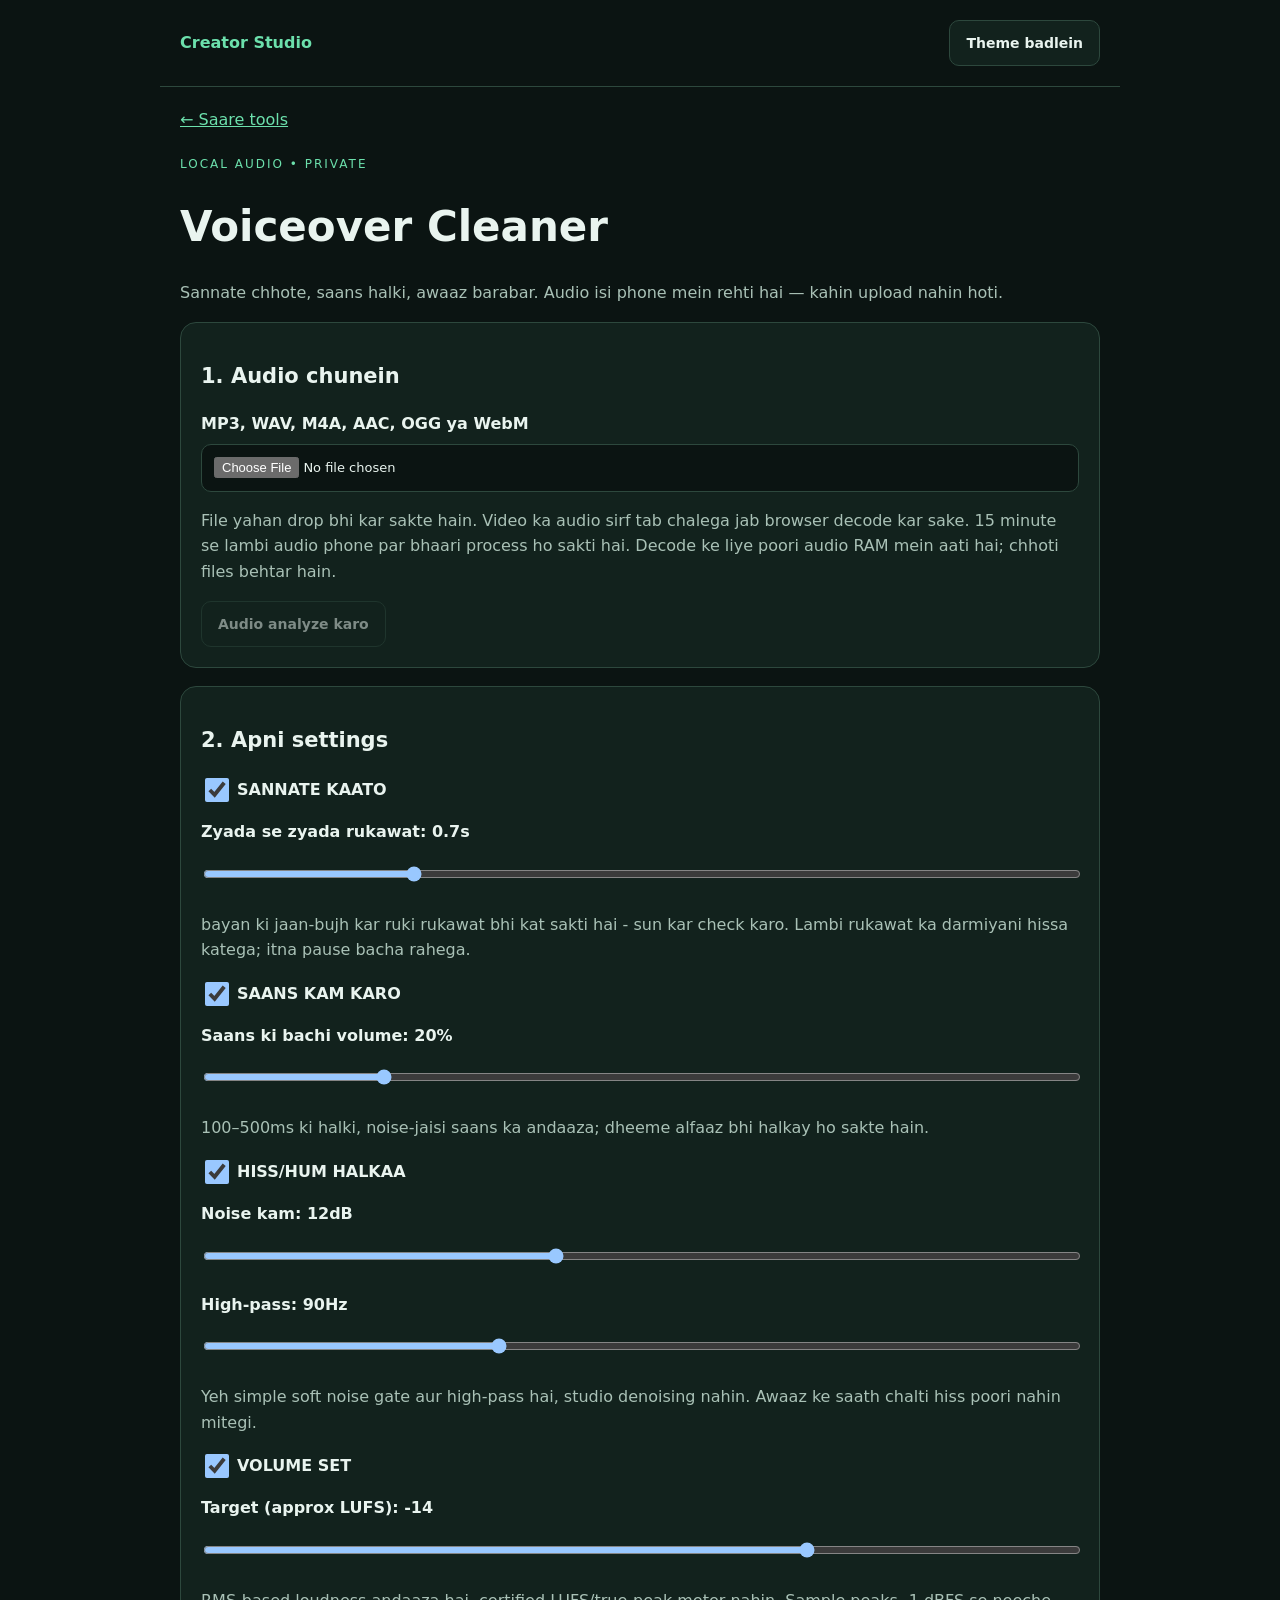
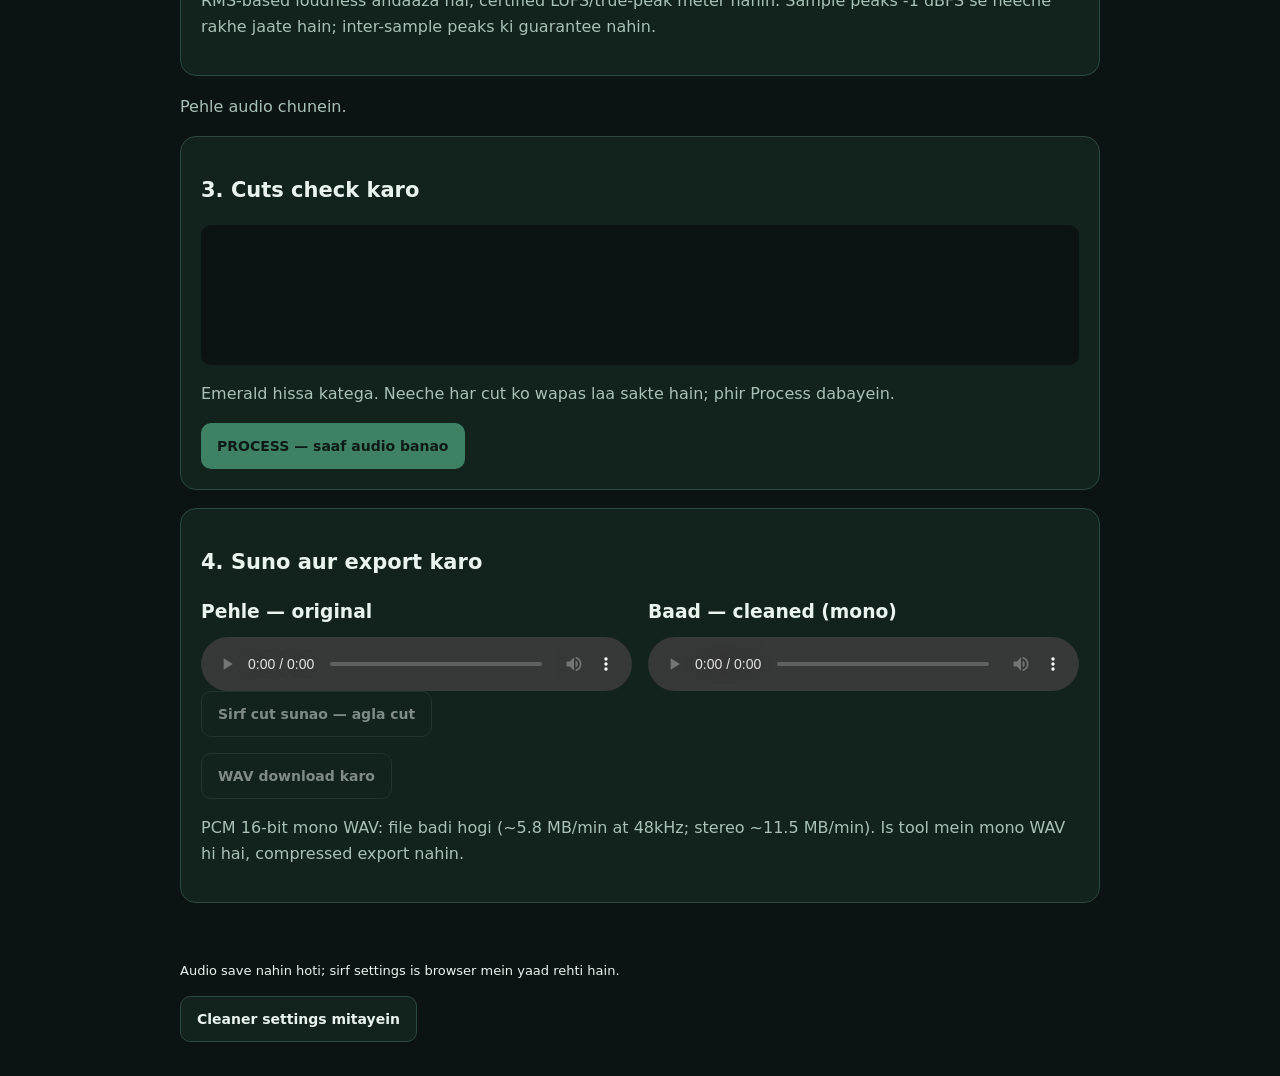
<file: cleaner.html>
<!doctype html><html lang="en"><head><meta charset="utf-8"><meta name="viewport" content="width=device-width,initial-scale=1"><meta name="theme-color" content="#0b1412"><title>Voiceover Cleaner | Creator Studio</title><link rel="manifest" href="manifest.json"><link rel="icon" href="icon.svg"><link rel="stylesheet" href="style.css"><style>audio,canvas{display:block;width:100%;max-width:100%}canvas{height:140px;background:var(--bg);border-radius:10px}input[type=checkbox]{display:inline-block;width:24px;height:24px;vertical-align:middle;margin-right:8px}input[type=range]{padding:8px 0;min-height:44px}button:disabled{opacity:.5}#cuts button{display:block;width:100%;text-align:left;margin:8px 0}#status,#stats{overflow-wrap:anywhere}.busy{opacity:.65}progress{width:100%}</style></head><body><header><a href="index.html">Creator Studio</a><button id="theme">Theme badlein</button></header><main><nav><a href="index.html">← Saare tools</a></nav><p class="eyebrow">Local audio • private</p><h1>Voiceover Cleaner</h1><p>Sannate chhote, saans halki, awaaz barabar. Audio isi phone mein rehti hai — kahin upload nahin hoti.</p><section id="drop"><h2>1. Audio chunein</h2><label for="file">MP3, WAV, M4A, AAC, OGG ya WebM</label><input id="file" type="file" accept="audio/*,video/*,.mp3,.wav,.m4a,.aac,.ogg,.webm"><p class="help">File yahan drop bhi kar sakte hain. Video ka audio sirf tab chalega jab browser decode kar sake. 15 minute se lambi audio phone par bhaari process ho sakti hai. Decode ke liye poori audio RAM mein aati hai; chhoti files behtar hain.</p><button id="analyze" disabled>Audio analyze karo</button></section><section><h2>2. Apni settings</h2><label><input id="trim" type="checkbox" checked>SANNATE KAATO</label><label for="pause">Zyada se zyada rukawat: <output id="pauseVal">0.7</output>s</label><input id="pause" type="range" min="0.3" max="2" step="0.1" value="0.7"><p>bayan ki jaan-bujh kar ruki rukawat bhi kat sakti hai - sun kar check karo. Lambi rukawat ka darmiyani hissa katega; itna pause bacha rahega.</p><label><input id="breath" type="checkbox" checked>SAANS KAM KARO</label><label for="breathVol">Saans ki bachi volume: <output id="breathVolVal">20</output>%</label><input id="breathVol" type="range" min="0" max="100" step="5" value="20"><p>100–500ms ki halki, noise-jaisi saans ka andaaza; dheeme alfaaz bhi halkay ho sakte hain.</p><label><input id="gate" type="checkbox" checked>HISS/HUM HALKAA</label><label for="gateDb">Noise kam: <output id="gateDbVal">12</output>dB</label><input id="gateDb" type="range" min="0" max="30" value="12"><label for="hp">High-pass: <output id="hpVal">90</output>Hz</label><input id="hp" type="range" min="60" max="150" step="5" value="90"><p>Yeh simple soft noise gate aur high-pass hai, studio denoising nahin. Awaaz ke saath chalti hiss poori nahin mitegi.</p><label><input id="norm" type="checkbox" checked>VOLUME SET</label><label for="target">Target (approx LUFS): <output id="targetVal">-14</output></label><input id="target" type="range" min="-23" max="-10" value="-14"><p>RMS-based loudness andaaza hai, certified LUFS/true-peak meter nahin. Sample peaks -1 dBFS se neeche rakhe jaate hain; inter-sample peaks ki guarantee nahin.</p></section><p id="status" role="status" aria-live="polite">Pehle audio chunein.</p><section><h2>3. Cuts check karo</h2><canvas id="wave" width="900" height="180" aria-label="Original waveform aur emerald rang mein cuts"></canvas><p>Emerald hissa katega. Neeche har cut ko wapas laa sakte hain; phir Process dabayein.</p><div id="cuts"></div><button id="process" class="primary" disabled>PROCESS — saaf audio banao</button></section><section><h2>4. Suno aur export karo</h2><div class="grid"><div><h3>Pehle — original</h3><audio id="before" controls preload="metadata"></audio></div><div><h3>Baad — cleaned (mono)</h3><audio id="after" controls preload="metadata"></audio></div></div><button id="skip" disabled>Sirf cut sunao — agla cut</button><p id="stats" role="status" aria-live="polite"></p><button id="export" disabled>WAV download karo</button><p id="size">PCM 16-bit mono WAV: file badi hogi (~5.8 MB/min at 48kHz; stereo ~11.5 MB/min). Is tool mein mono WAV hi hai, compressed export nahin.</p></section></main><footer>Audio save nahin hoti; sirf settings is browser mein yaad rehti hain.<div class="row"><button id="clear">Cleaner settings mitayein</button></div></footer><script>
'use strict';
const el=id=>document.getElementById(id), settingKey='creator-cleaner-settings-v1', fields=['trim','pause','breath','breathVol','gate','gateDb','hp','norm','target'];
let input=null,mono=null,rate=48000,env=[],cuts=[],breaths=[],floor=0,speech=0,threshold=0,clean=null,originalURL='',cleanURL='',wavBlob=null,busy=false,skipIndex=0,selectedFile=null,revision=0;
const tick=()=>new Promise(r=>setTimeout(r,0)), db=x=>20*Math.log10(Math.max(x,1e-9)), sec=x=>x.toFixed(2)+'s';
function prefs(){const p={};fields.forEach(id=>p[id]=el(id).type==='checkbox'?el(id).checked:Number(el(id).value));return p}
try{const p=JSON.parse(localStorage.getItem(settingKey)||'{}');fields.forEach(id=>{if(typeof p[id]==='boolean')el(id).checked=p[id];else if(Number.isFinite(p[id]))el(id).value=p[id]})}catch(e){}
function labels(){fields.forEach(id=>{if(el(id+'Val'))el(id+'Val').textContent=el(id).value})}
function status(s){el('status').textContent=s}
function invalidate(){revision++;clean=null;wavBlob=null;el('export').disabled=true;el('skip').disabled=true;el('after').pause();el('after').removeAttribute('src');el('after').load();if(cleanURL){URL.revokeObjectURL(cleanURL);cleanURL=''}el('stats').textContent='Settings ya cuts badle — dobara PROCESS karein.'}
fields.forEach(id=>el(id).oninput=()=>{labels();try{localStorage.setItem(settingKey,JSON.stringify(prefs()))}catch(e){}invalidate();if(mono){detect();draw()}});labels();
try{document.body.classList.toggle('light',JSON.parse(localStorage.getItem('creator-studio-v1')||'{}').theme==='light')}catch(e){}
el('theme').onclick=()=>{document.body.classList.toggle('light');try{let s=JSON.parse(localStorage.getItem('creator-studio-v1')||'{}');s.theme=document.body.classList.contains('light')?'light':'dark';localStorage.setItem('creator-studio-v1',JSON.stringify(s))}catch(e){}draw()};
el('clear').onclick=()=>{try{localStorage.removeItem(settingKey)}catch(e){}location.reload()};
function lock(v){busy=v;el('file').disabled=v;fields.forEach(id=>el(id).disabled=v);el('analyze').disabled=v||!selectedFile;el('process').disabled=v||!mono;el('cuts').querySelectorAll('button').forEach(b=>b.disabled=v)}
function choose(f){if(!f||busy)return;selectedFile=f;input=null;mono=null;env=[];cuts=[];breaths=[];invalidate();if(originalURL)URL.revokeObjectURL(originalURL);originalURL=URL.createObjectURL(f);el('before').src=originalURL;el('analyze').disabled=false;el('process').disabled=true;el('cuts').replaceChildren();draw();status('File tayyar ('+(f.size/1e6).toFixed(1)+' MB). Analyze dabayein.'+(f.size>80e6?' Badi file: phone par bhaari process ho sakti hai.':''))}
el('file').onchange=e=>choose(e.target.files[0]);el('drop').ondragover=e=>e.preventDefault();el('drop').ondrop=e=>{e.preventDefault();choose(e.dataTransfer.files[0])};
async function analyzeFile(f){lock(true);status('Audio decode aur analyze ho rahi hai…');let ctx;try{invalidate();input=null;mono=null;ctx=new (window.AudioContext||window.webkitAudioContext)();const decoded=await ctx.decodeAudioData(await f.arrayBuffer());rate=decoded.sampleRate;const n=decoded.length;mono=new Float32Array(n);for(let a=0;a<n;a+=131072){const end=Math.min(n,a+131072);for(let c=0;c<decoded.numberOfChannels;c++){const ch=decoded.getChannelData(c);for(let i=a;i<end;i++)mono[i]+=ch[i]/decoded.numberOfChannels}await tick()}env=[];const hop=Math.max(1,Math.round(rate*.025));for(let a=0;a<n;a+=hop){let sum=0,zc=0,last=mono[a];const end=Math.min(n,a+hop);for(let i=a;i<end;i++){let v=mono[i];sum+=v*v;if(v*last<0)zc++;last=v}env.push({a,b:end,rms:Math.sqrt(sum/(end-a)),zcr:zc/(end-a)});if(env.length%500===0)await tick()}let sorted=env.map(e=>e.rms).sort((a,b)=>a-b);floor=sorted[Math.floor(sorted.length*.15)]||0;speech=sorted[Math.floor(sorted.length*.85)]||0;threshold=Math.max(floor*1.8,speech*.12,0.00005);threshold=Math.min(threshold,Math.max(.00005,speech*.45));detect();draw();status('Analyze ho gaya. Noise '+db(floor).toFixed(1)+' dBFS; speech '+db(speech).toFixed(1)+' dBFS.'+(n/rate>900?' 15 minute se lambi audio: phone par bhaari process ho sakti hai.':''));}catch(e){mono=null;status('Audio nahin khuli. Format is Chrome mein supported nahin, file kharab, ya memory kam hai. Chhoti MP3/WAV file dobara chunein.')}finally{if(ctx)await ctx.close();lock(false)}}
el('analyze').onclick=()=>analyzeFile(selectedFile);
function detect(){cuts=[];breaths=[];const p=prefs();for(let i=0;i<env.length;){if(env[i].rms>=threshold){i++;continue}let j=i+1;while(j<env.length&&env[j].rms<threshold)j++;let a=env[i].a,b=env[j-1].b,d=(b-a)/rate;if(p.trim&&d>p.pause+.025){const keep=Math.round(p.pause*rate/2);cuts.push({a:a+keep,b:b-keep,undo:false})}i=j}
// A separate looser energy band identifies short unvoiced segments, not long pauses.
for(let i=0;i<env.length;){const candidate=e=>e.rms<speech*.4&&e.rms>floor*1.25&&e.zcr>.12;if(!candidate(env[i])){i++;continue}let j=i+1;while(j<env.length&&candidate(env[j]))j++;let d=(env[j-1].b-env[i].a)/rate;const nearSpeech=env.slice(Math.max(0,i-12),i).some(e=>e.rms>threshold*1.5)&&env.slice(j,j+12).some(e=>e.rms>threshold*1.5);if(d>=.1&&d<=.5&&nearSpeech)breaths.push({a:env[i].a,b:env[j-1].b});i=j}renderCuts()}
function renderCuts(){el('cuts').replaceChildren();if(!cuts.length)el('cuts').textContent='Is setting par koi lamba sannata nahin mila.';cuts.forEach((c,i)=>{let b=document.createElement('button');b.textContent=(i+1)+'. '+sec(c.a/rate)+' → '+sec(c.b/rate)+' ('+sec((c.b-c.a)/rate)+') — '+(c.undo?'wapas aa gaya; phir kaato':'iski wapas laao');b.setAttribute('aria-pressed',String(c.undo));b.onclick=()=>{c.undo=!c.undo;invalidate();renderCuts();draw()};el('cuts').append(b)})}
function draw(){const cv=el('wave'),g=cv.getContext('2d'),w=cv.width,h=cv.height;g.clearRect(0,0,w,h);if(!mono)return;g.fillStyle=getComputedStyle(document.body).getPropertyValue('--muted');const step=Math.max(1,Math.floor(mono.length/w));for(let x=0;x<w;x++){let m=0;for(let i=x*step;i<Math.min(mono.length,(x+1)*step);i+=Math.max(1,Math.floor(step/50)))m=Math.max(m,Math.abs(mono[i]));g.fillRect(x,h/2-m*h/2,1,Math.max(1,m*h))}g.fillStyle='rgba(30,210,135,.4)';cuts.filter(c=>!c.undo).forEach(c=>g.fillRect(c.a/mono.length*w,0,(c.b-c.a)/mono.length*w,h))}
async function processAudio(){if(!mono||busy)return;lock(true);status('Process ho rahi hai…');try{invalidate();const p=prefs(),active=cuts.filter(c=>!c.undo),len=mono.length-active.reduce((s,c)=>s+c.b-c.a,0);clean=new Float32Array(Math.max(1,len));let out=0,ci=0,bi=0,prevX=0,prevY=0,gateGain=1,breathGain=1,energy=0,peak=0;const alpha=Math.exp(-2*Math.PI*p.hp/rate),hop=Math.max(1,Math.round(rate*.025)),fade=Math.round(rate*.005),gateLow=Math.max(floor*1.5,.00002);for(let a=0;a<mono.length;a+=65536){const end=Math.min(mono.length,a+65536);for(let i=a;i<end;i++){while(ci<active.length&&i>=active[ci].b)ci++;while(bi<breaths.length&&i>=breaths[bi].b)bi++;let x=mono[i],y=p.gate?alpha*(prevY+x-prevX):x;prevX=x;prevY=y;let e=env[Math.min(env.length-1,Math.floor(i/hop))].rms;let gt=p.gate&&e<gateLow?Math.pow(10,-p.gateDb/20):1;gateGain+=(gt-gateGain)*(gt>gateGain?.02:.002);const bt=p.breath&&bi<breaths.length&&i>=breaths[bi].a?p.breathVol/100:1;breathGain+=(bt-breathGain)*.005;y*=gateGain*breathGain;if(ci<active.length&&i>=active[ci].a)continue;let edge=1;if(ci<active.length)edge=Math.min(edge,(active[ci].a-i)/fade);if(ci>0)edge=Math.min(edge,(i-active[ci-1].b+1)/fade);y*=Math.max(0,edge);clean[out++]=y;energy+=y*y;peak=Math.max(peak,Math.abs(y))}if(a%524288===0){status('Process '+Math.round(end/mono.length*100)+'%…');await tick()}}
const rms=Math.sqrt(energy/clean.length),approx=db(rms)-.691,wanted=p.norm?Math.pow(10,(p.target-approx)/20):1,gain=Math.min(wanted,peak>0?Math.pow(10,-1/20)/peak:1,100);for(let a=0;a<clean.length;a+=131072){for(let i=a;i<Math.min(clean.length,a+131072);i++)clean[i]*=gain;await tick()}wavBlob=await wav(clean,rate);cleanURL=URL.createObjectURL(wavBlob);el('after').src=cleanURL;el('export').disabled=false;el('skip').disabled=!active.length;skipIndex=0;el('stats').textContent='Original '+sec(mono.length/rate)+' → cleaned '+sec(clean.length/rate)+'. Kata '+sec((mono.length-clean.length)/rate)+'. Gain '+db(gain).toFixed(1)+' dB; approx '+(approx+db(gain)).toFixed(1)+' LUFS; peak '+db(peak*gain).toFixed(1)+' dBFS. Saans ke '+breaths.length+' mumkin hisse. '+(gain<wanted?'Peak safety ne target gain roka.':'');el('size').textContent='Mono PCM 16-bit WAV: '+(wavBlob.size/1e6).toFixed(2)+' MB. File badi hogi; compressed export abhi nahin.';status('Tayyar — pehle/baad sun kar check karo.')}catch(e){invalidate();status('Process nahin hua — memory kam ho sakti hai. Chhoti file try karein.')}finally{lock(false)}}
el('process').onclick=processAudio;
async function wav(data,sr){const b=new ArrayBuffer(44+data.length*2),v=new DataView(b);function text(o,s){for(let i=0;i<s.length;i++)v.setUint8(o+i,s.charCodeAt(i))}text(0,'RIFF');v.setUint32(4,b.byteLength-8,true);text(8,'WAVE');text(12,'fmt ');v.setUint32(16,16,true);v.setUint16(20,1,true);v.setUint16(22,1,true);v.setUint32(24,sr,true);v.setUint32(28,sr*2,true);v.setUint16(32,2,true);v.setUint16(34,16,true);text(36,'data');v.setUint32(40,data.length*2,true);for(let a=0;a<data.length;a+=131072){for(let i=a;i<Math.min(data.length,a+131072);i++){let n=Math.max(-1,Math.min(1,data[i]));v.setInt16(44+i*2,Math.round(n*(n<0?32768:32767)),true)}await tick()}return new Blob([b],{type:'audio/wav'})}
el('export').onclick=()=>{if(!wavBlob)return;const a=document.createElement('a');a.href=cleanURL;a.download='voiceover-cleaned.wav';document.body.append(a);a.click();a.remove()};
el('before').onplay=()=>el('after').pause();el('after').onplay=()=>el('before').pause();el('skip').onclick=()=>{const a=cuts.filter(c=>!c.undo);if(!clean||!a.length)return;let c=a[skipIndex%a.length],removed=a.slice(0,skipIndex%a.length).reduce((s,c)=>s+c.b-c.a,0);el('after').currentTime=Math.max(0,(c.a-removed)/rate-.25);el('after').play().catch(()=>status('Player ka Play button dabayein.'));skipIndex++};
window.addEventListener('pagehide',()=>{if(originalURL)URL.revokeObjectURL(originalURL);if(cleanURL)URL.revokeObjectURL(cleanURL)});if('serviceWorker'in navigator)navigator.serviceWorker.register('sw.js').catch(()=>{});
</script></body></html>
</file>
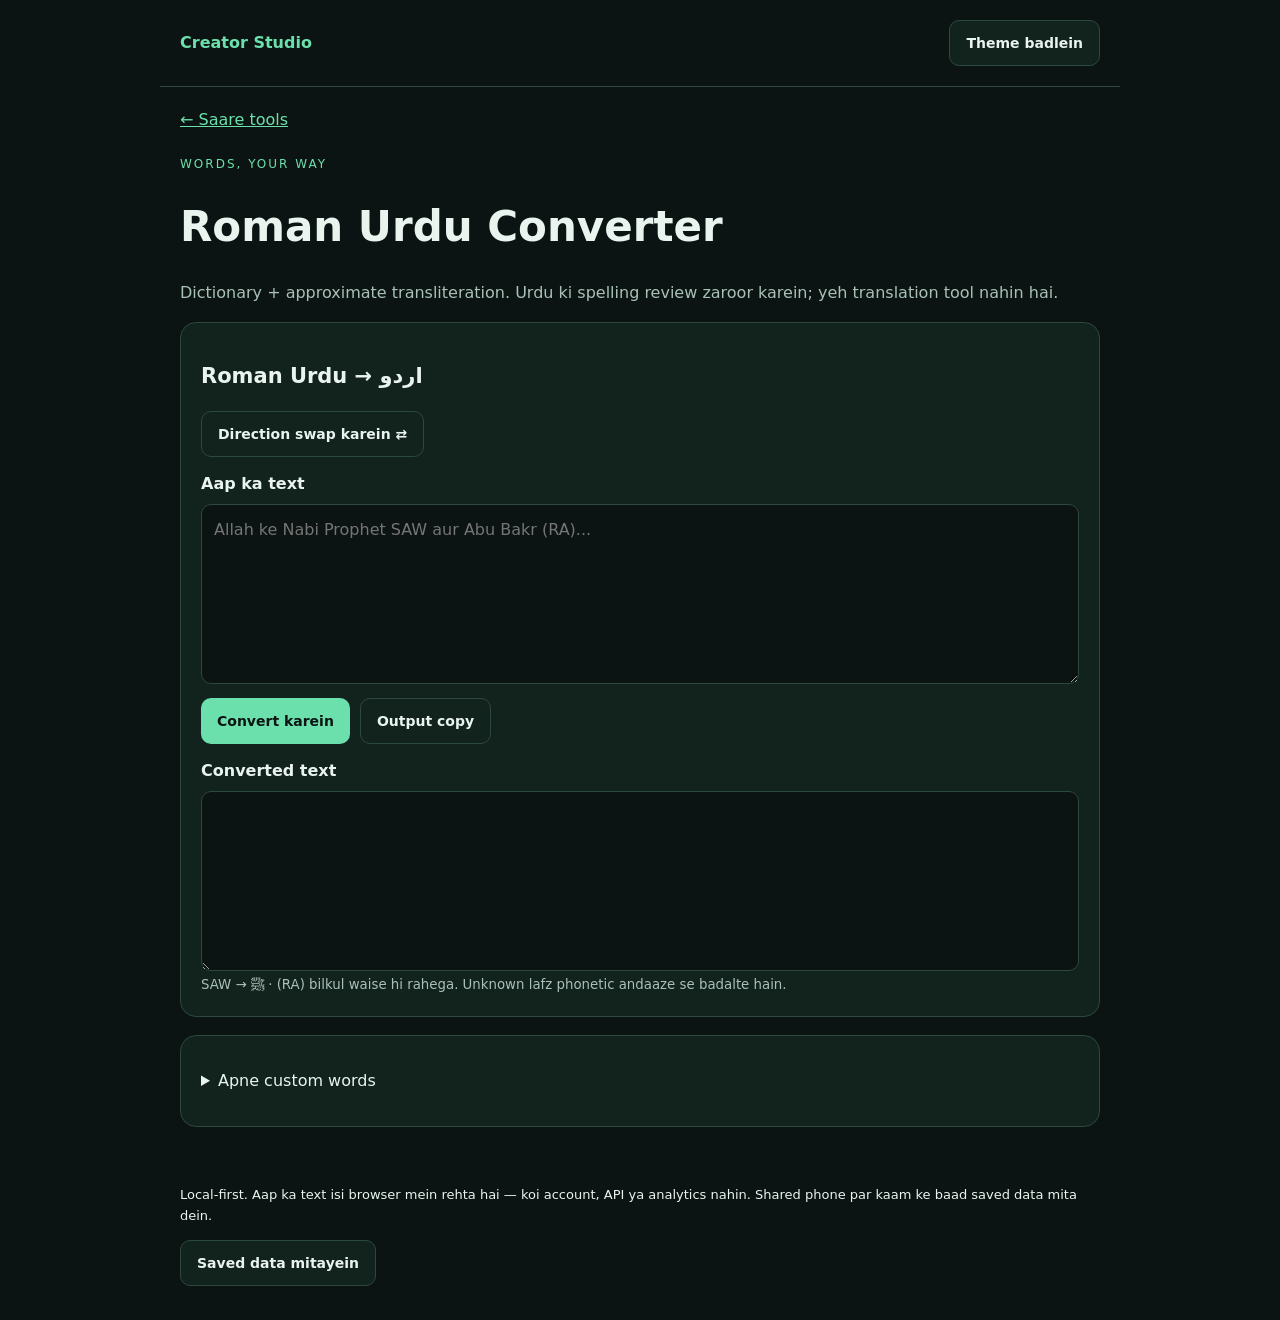
<file: converter.html>
<!doctype html><html lang="en"><head><meta charset="utf-8"><meta name="viewport" content="width=device-width,initial-scale=1"><meta name="theme-color" content="#0b1412"><meta name="description" content="Phone par offline Roman Urdu aur YouTube creator tools."><title>Roman Urdu Converter | Creator Studio</title><link rel="manifest" href="manifest.json"><link rel="icon" href="icon.svg" type="image/svg+xml"><link rel="stylesheet" href="style.css"><link rel="stylesheet" href="https://fonts.googleapis.com/css2?family=Noto+Nastaliq+Urdu&display=swap"><script defer src="site.js"></script></head><body><header><a href="index.html">Creator Studio</a><button id="theme" aria-label="Light ya dark theme badlein">Theme badlein</button></header><main><nav><a href="index.html">← Saare tools</a></nav><p class="eyebrow">Words, your way</p><h1>Roman Urdu Converter</h1><p>Dictionary + approximate transliteration. Urdu ki spelling review zaroor karein; yeh translation tool nahin hai.</p><section><h2 id="direction">Roman Urdu → اردو</h2><button id="swap">Direction swap karein ⇄</button><label for="source">Aap ka text</label><textarea id="source" placeholder="Allah ke Nabi Prophet SAW aur Abu Bakr (RA)..."></textarea><div class="row"><button class="primary" id="convert">Convert karein</button><button data-copy="result">Output copy</button></div><label for="result">Converted text</label><textarea id="result" readonly class="urdu" dir="rtl" aria-live="polite"></textarea><small>SAW → ﷺ · (RA) bilkul waise hi rahega. Unknown lafz phonetic andaaze se badalte hain.</small></section><section><details><summary>Apne custom words</summary><p>Built-in words se pehle aap ke words use honge. Sirf isi browser mein save hotay hain.</p><label for="roman">Roman word ya phrase</label><input id="roman" maxlength="120"><label for="urdu">Urdu spelling</label><input id="urdu" dir="rtl" class="urdu" maxlength="200"><div class="row"><button id="saveWord">Word save / update</button><button id="exportWords">JSON export</button></div><label for="importWords">JSON import (Roman → Urdu object)</label><input id="importWords" type="file" accept="application/json,.json"><p id="wordCount"></p><pre id="wordList"></pre><label for="removeWord">Remove karne wala Roman word</label><input id="removeWord"><button id="deleteWord">Word remove</button></details></section></main><footer>Local-first. Aap ka text isi browser mein rehta hai — koi account, API ya analytics nahin. Shared phone par kaam ke baad saved data mita dein.<div class="row"><button id="clearData">Saved data mitayein</button></div></footer><div id="toast" role="status" aria-live="polite"></div></body></html>
</file>
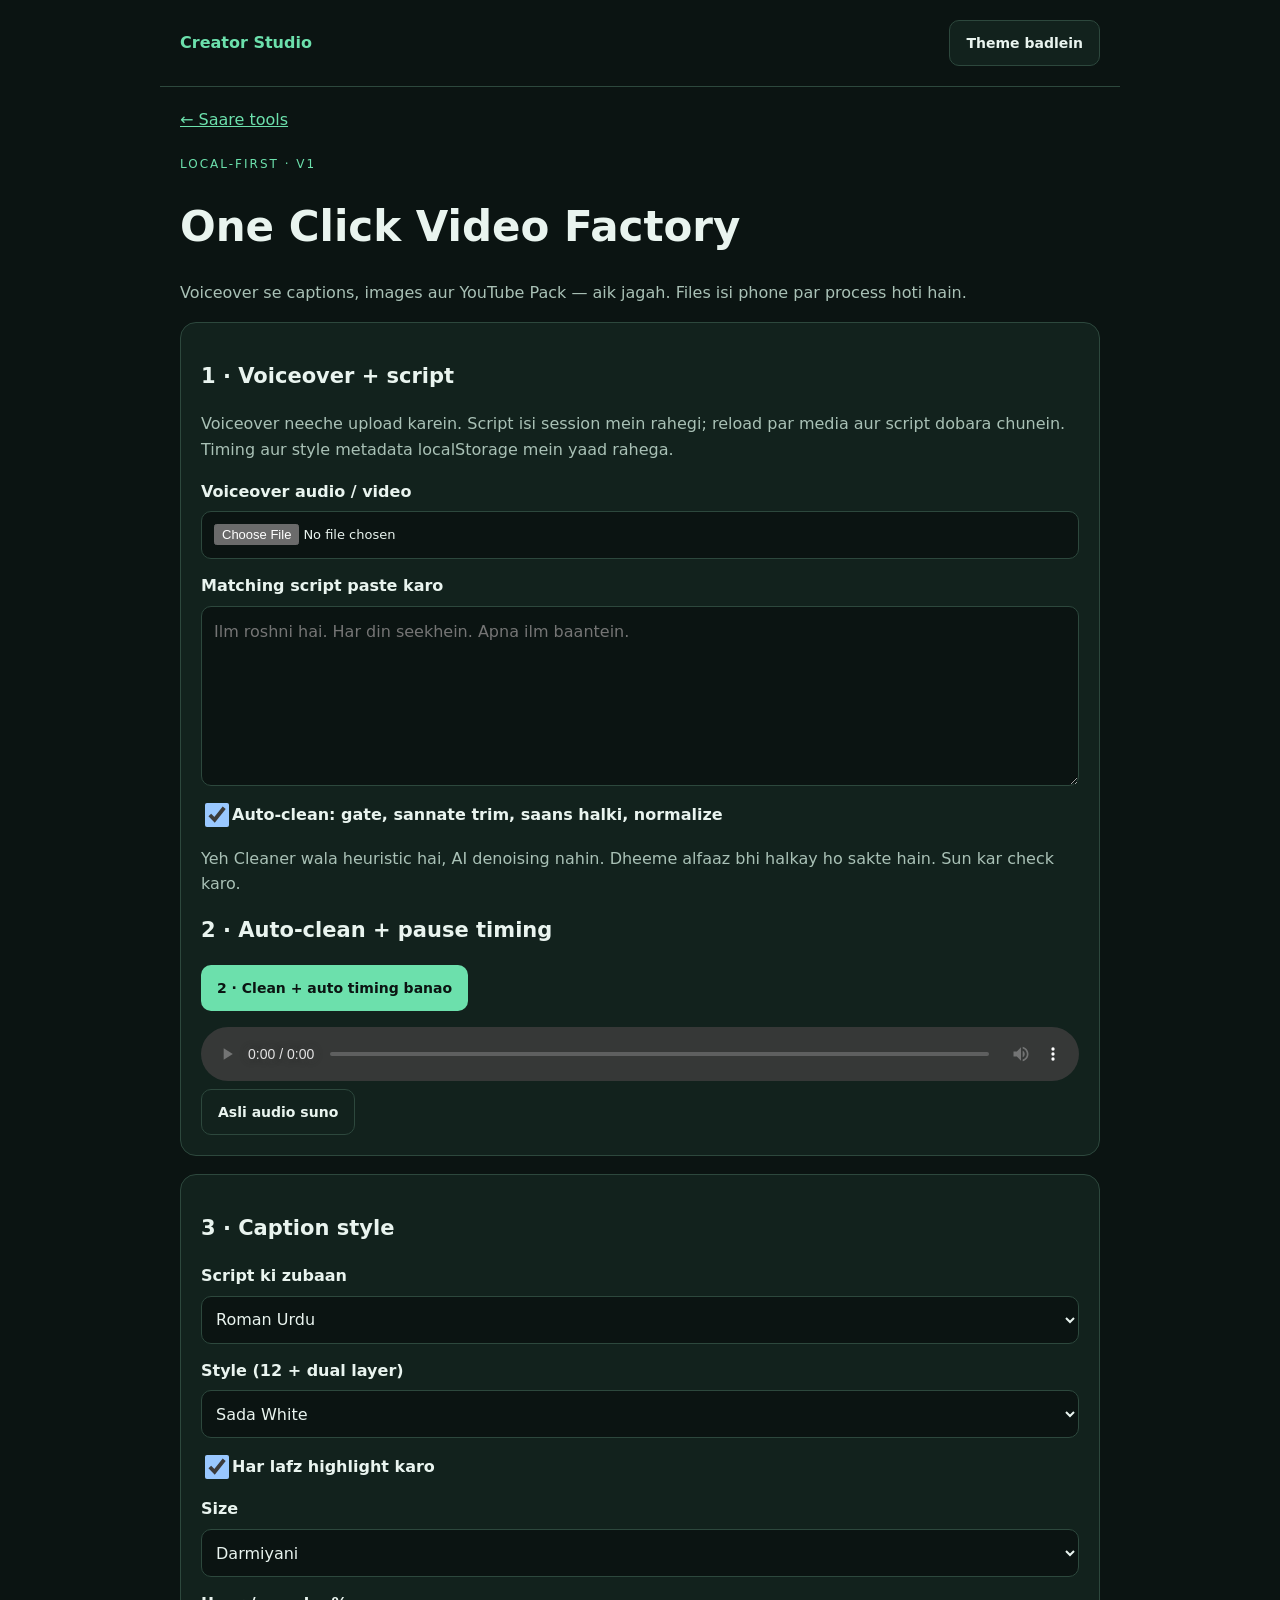
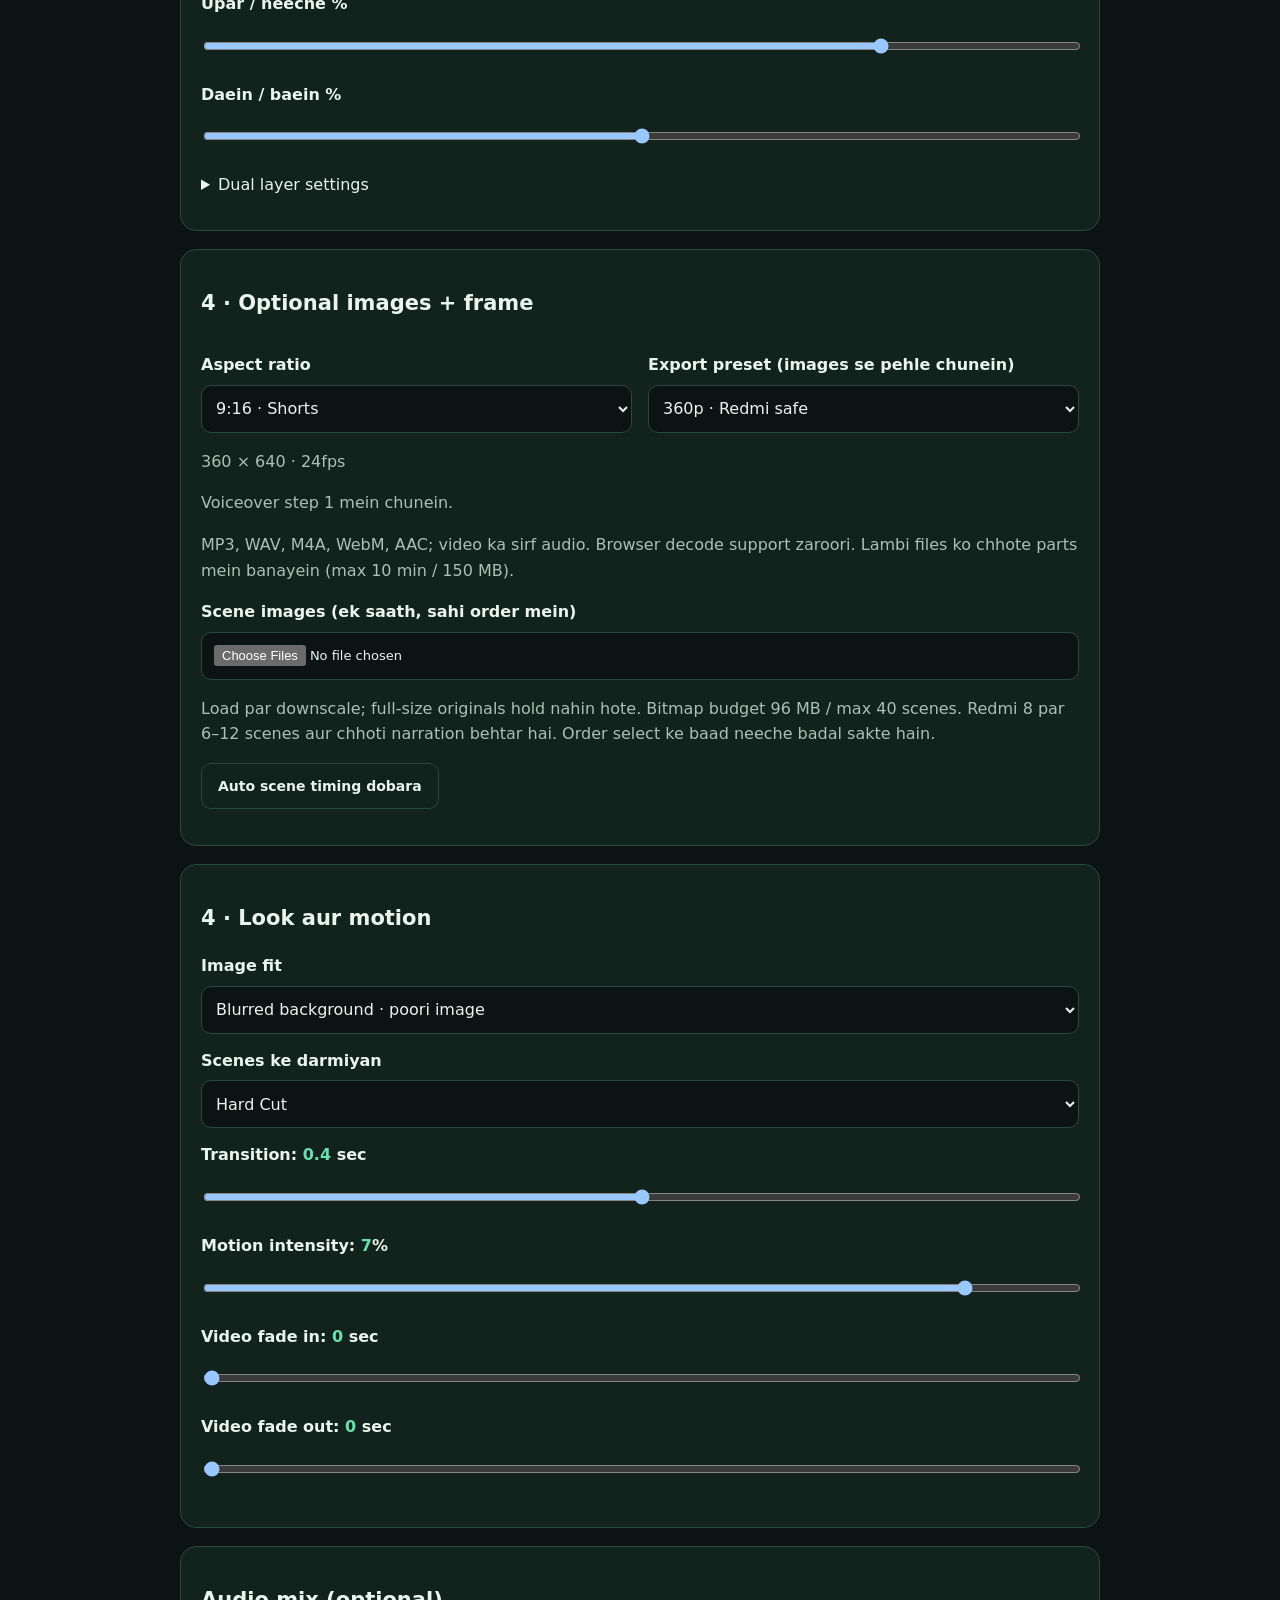
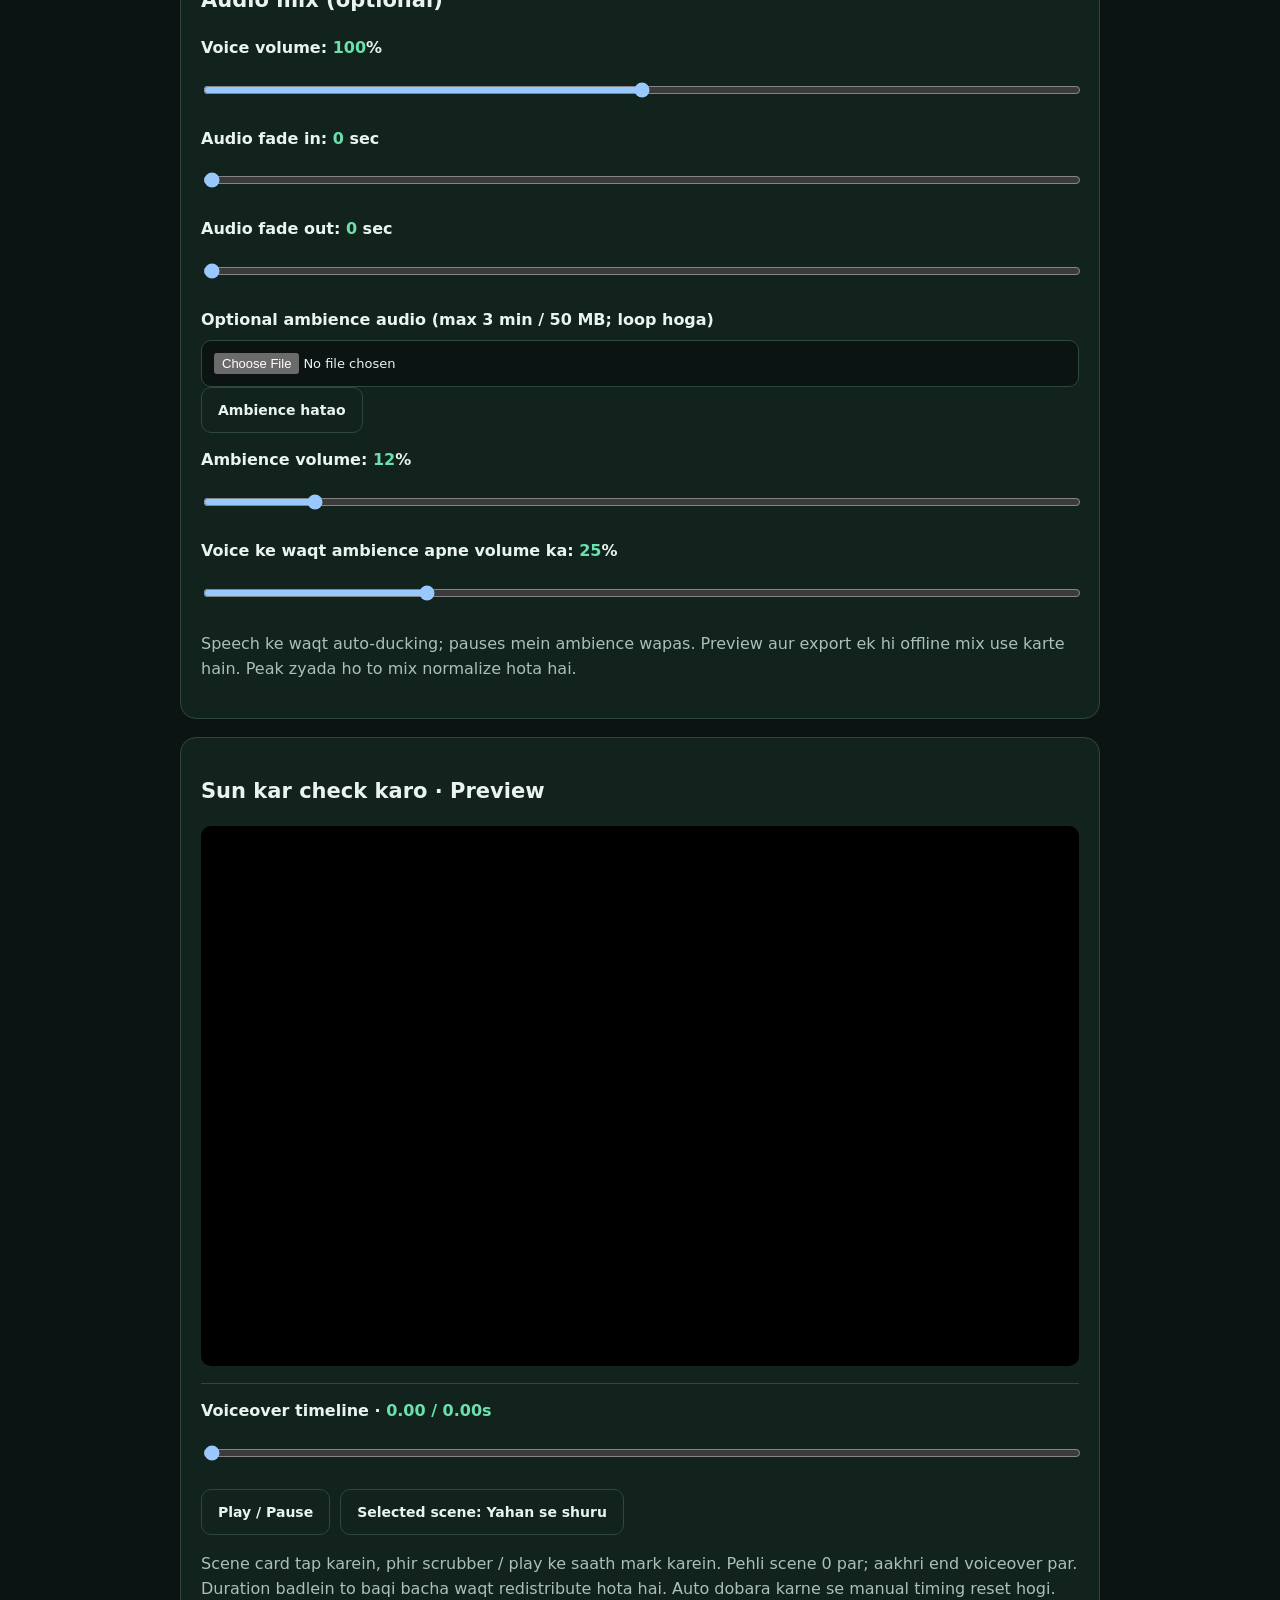
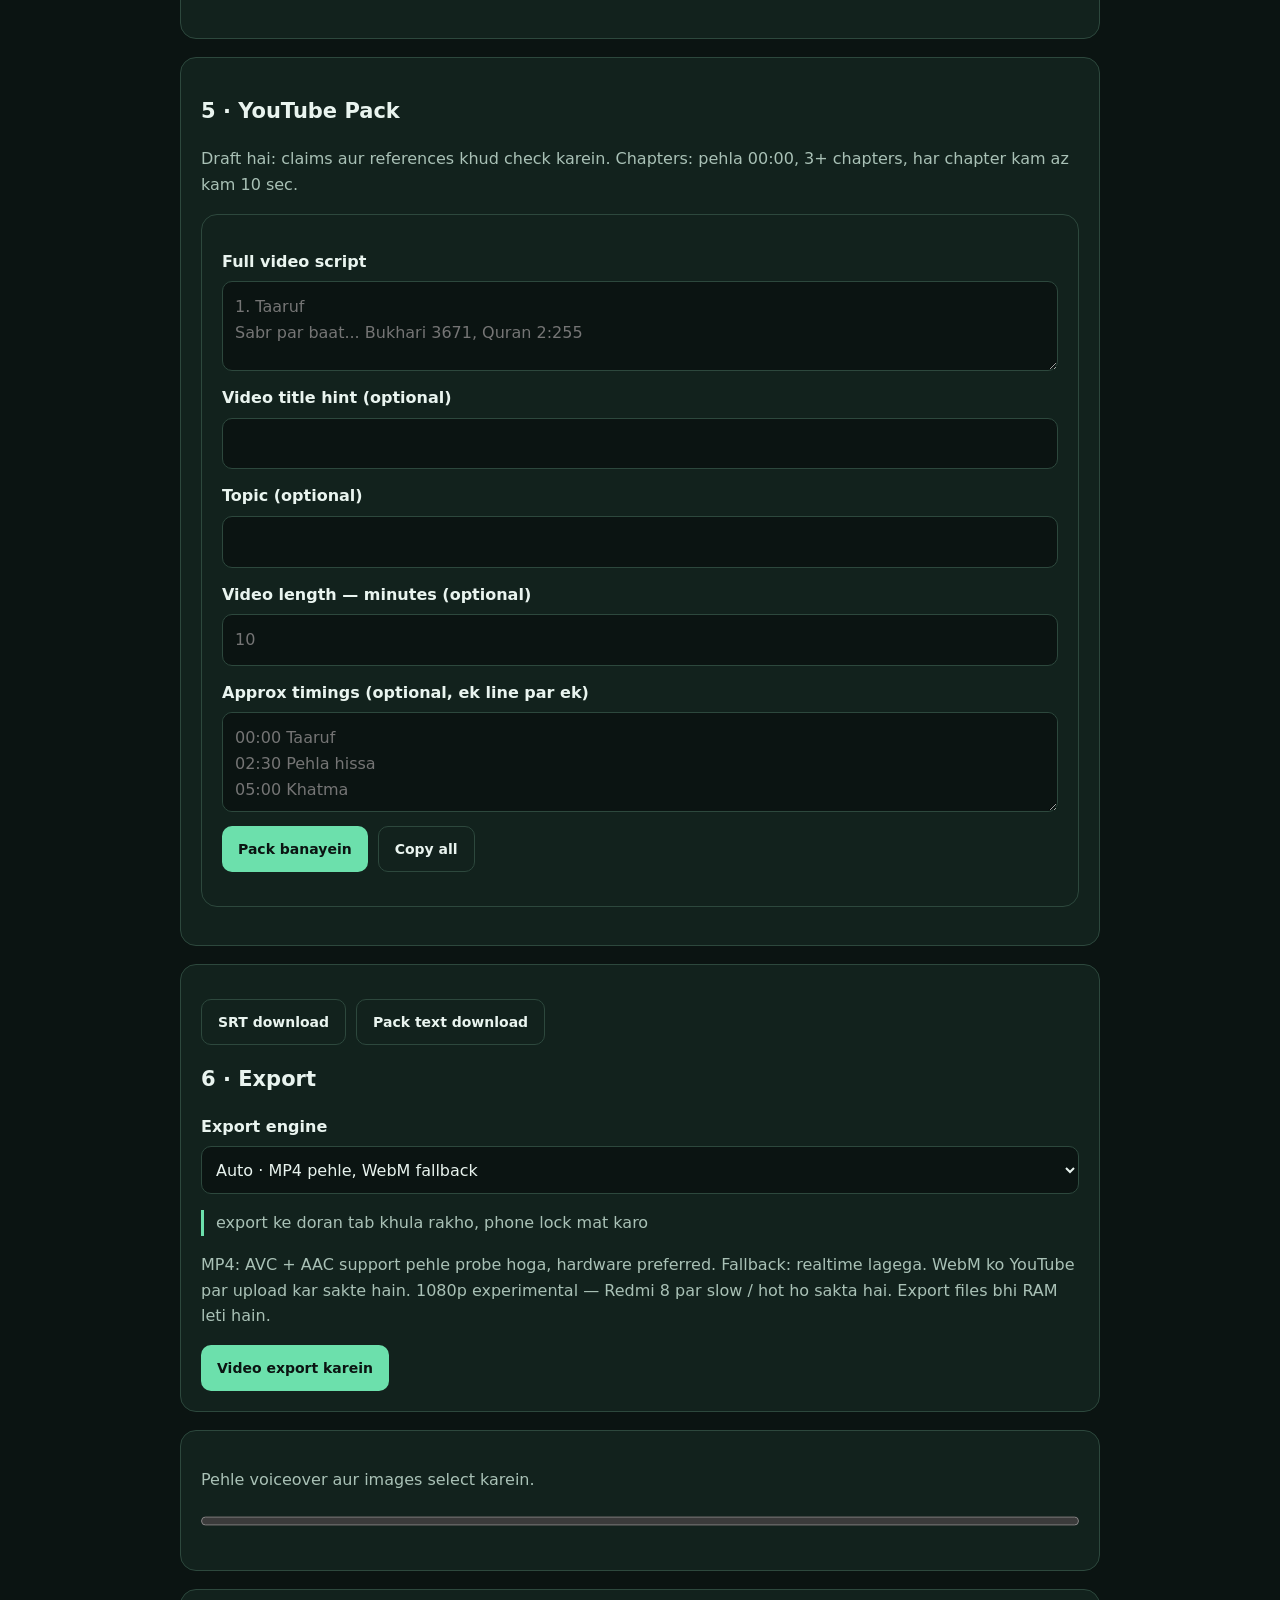
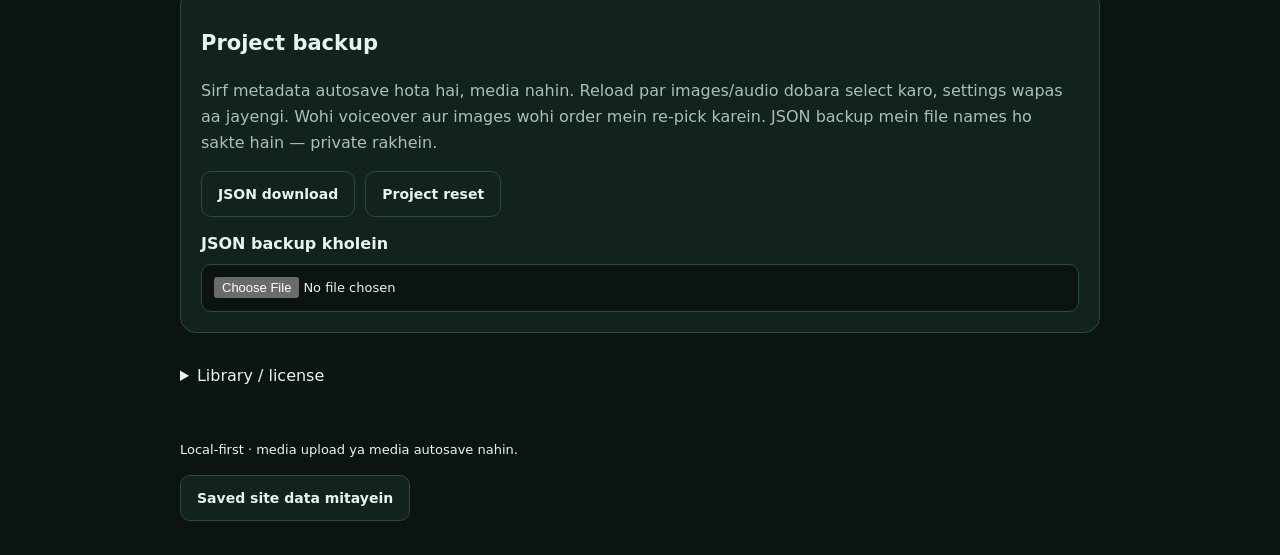
<file: factory.html>
<!doctype html>
<html lang="en"><head><meta charset="utf-8"><meta name="viewport" content="width=device-width,initial-scale=1"><meta name="theme-color" content="#0b1412"><title>One Click Video Factory | Creator Studio</title><link rel="manifest" href="manifest.json"><link rel="icon" href="icon.svg"><link rel="stylesheet" href="style.css"><script defer src="site.js"></script><style>
select{width:100%;min-height:48px;padding:10px;background:var(--bg);color:var(--fg);border:1px solid var(--line);border-radius:10px;font:inherit}input[type=range]{padding:8px 0;min-height:44px}canvas#preview{display:block;width:100%;max-height:60vh;object-fit:contain;background:#000;border-radius:10px}#markers{height:18px;position:relative;border-bottom:1px solid var(--line)}#markers i{position:absolute;height:12px;border-left:2px solid var(--accent)}#scenes{padding:0;list-style:none}.scene{padding:12px;border:1px solid var(--line);border-radius:12px;margin:12px 0;overflow-wrap:anywhere}.scene.selected{border:2px solid var(--accent)}.scene canvas{width:64px;height:80px;object-fit:contain;background:#000;float:left;margin:0 12px 8px 0}.scene h3{font-size:16px}.scene .row{clear:both}progress{width:100%;accent-color:var(--accent);height:18px}#status{white-space:pre-wrap;overflow-wrap:anywhere}.cols{display:grid;grid-template-columns:repeat(auto-fit,minmax(min(100%,220px),1fr));gap:16px}.button{display:inline-block}a[hidden]{display:none}.warn{border-left:3px solid var(--accent);padding-left:12px}fieldset{border:0;padding:0;margin:0;min-width:0}fieldset:disabled{opacity:.65}output{color:var(--accent)}#result{width:100%;max-height:450px}button:disabled{opacity:.5;cursor:default}
input[type=checkbox]{width:24px;height:24px;display:inline-block;vertical-align:middle}#captionLines>div{border-bottom:1px solid var(--line);padding:10px 0}#captionLines button{margin:4px}audio{width:100%}#factoryPack #script{min-height:90px}h1{overflow-wrap:anywhere}@font-face{font-family:'Noto Nastaliq Urdu';src:url([data-uri]) format('woff2');font-weight:100 900;font-display:swap}</style></head><body><header><a href="index.html">Creator Studio</a><button id="theme" aria-label="Light ya dark theme badlein">Theme badlein</button></header><main><nav><a href="index.html">← Saare tools</a></nav><p class="eyebrow">Local-first · v1</p><h1>One Click Video Factory</h1><p>Voiceover se captions, images aur YouTube Pack — aik jagah. Files isi phone par process hoti hain.</p><p id="restore" class="help"></p><fieldset id="controls"><section id="factoryInput"><h2>1 · Voiceover + script</h2><p>Voiceover neeche upload karein. Script isi session mein rahegi; reload par media aur script dobara chunein. Timing aur style metadata localStorage mein yaad rahega.</p><label for="voice">Voiceover audio / video</label><input id="voice" type="file" accept="audio/*,video/*,.mp3,.wav,.m4a,.webm,.aac"><label for="capScript">Matching script paste karo</label><textarea id="capScript" maxlength="20000" placeholder="Ilm roshni hai. Har din seekhein. Apna ilm baantein."></textarea><label><input id="autoClean" type="checkbox" checked>Auto-clean: gate, sannate trim, saans halki, normalize</label><p>Yeh Cleaner wala heuristic hai, AI denoising nahin. Dheeme alfaaz bhi halkay ho sakte hain. Sun kar check karo.</p><h2>2 · Auto-clean + pause timing</h2><button id="prepare" class="primary">2 · Clean + auto timing banao</button><p id="capInfo" role="status"></p><audio id="cleanPreview" controls></audio><button id="originalPreview">Asli audio suno</button><div id="captionLines"></div></section><section id="captionStyle"><h2>3 · Caption style</h2><label for="capLang">Script ki zubaan</label><select id="capLang"><option value="roman">Roman Urdu</option><option value="urdu">Urdu</option><option value="arabic">Arabic</option></select><label for="capStyle">Style (12 + dual layer)</label><select data-lock id="capStyle"><option value="dual">Dual Layer Naat</option><option value="white" selected>Sada White</option><option value="emerald">Emerald Gold</option><option value="bold">CapCut Bold</option><option value="yellow">Yellow Bold</option><option value="neon">Neon Glow</option><option value="box">Black Box</option><option value="nastaliq">Nastaliq Shahkar</option><option value="arabic">Arabic Calligraphy</option><option value="impact">Roman Impact</option><option value="gold">Gold Gradient</option><option value="glass">Glass Box</option><option value="underline">Underline Pop</option></select><label><input id="wordHighlight" type="checkbox" checked>Har lafz highlight karo</label><label for="capSize">Size</label><select id="capSize"><option value="1">Chhota</option><option value="2" selected>Darmiyani</option><option value="3">Bara</option></select><label for="capPos">Upar / neeche %</label><input id="capPos" type="range" min="5" max="95" value="75"><label for="capX">Daein / baein %</label><input id="capX" type="range" min="10" max="90" value="50"><details><summary>Dual layer settings</summary><p>Har line: Urdu | Roman. Style badal kar timing dobara karein. Dono scripts manually dein; tarjuma nahin hota.</p><label for="dualBg">Dual background</label><input id="dualBg" type="color" value="#eee5cb"><label for="urduSize">Urdu size</label><input id="urduSize" type="range" min="30" max="90" value="55"><label for="romanSize">Roman size</label><input id="romanSize" type="range" min="20" max="60" value="32"><label><input id="dualPulse" type="checkbox" checked>Halka pulse</label></details></section>
<section><h2>4 · Optional images + frame</h2><div class="cols"><div><label for="ratio">Aspect ratio</label><select id="ratio"><option value="9:16">9:16 · Shorts</option><option value="16:9">16:9 · YouTube</option><option value="1:1">1:1 · Square</option></select></div><div><label for="preset">Export preset (images se pehle chunein)</label><select id="preset"><option value="360,24">360p · Redmi safe</option><option value="720,24">720p · 24fps</option><option value="720,30">720p · 30fps</option><option value="1080,24">1080p · 24fps (test karke)</option></select></div></div><p id="size" class="help"></p><p>Voiceover step 1 mein chunein.</p><p class="help">MP3, WAV, M4A, WebM, AAC; video ka sirf audio. Browser decode support zaroori. Lambi files ko chhote parts mein banayein (max 10 min / 150 MB).</p><label for="images">Scene images (ek saath, sahi order mein)</label><input id="images" type="file" accept="image/jpeg,image/png,image/webp" multiple><p class="help">Load par downscale; full-size originals hold nahin hote. Bitmap budget 96 MB / max 40 scenes. Redmi 8 par 6–12 scenes aur chhoti narration behtar hai. Order select ke baad neeche badal sakte hain.</p><button type="button" id="auto">Auto scene timing dobara</button><p id="timing" role="status"></p></section>
<section><h2>4 · Look aur motion</h2><label for="fit">Image fit</label><select id="fit"><option value="blur">Blurred background · poori image</option><option value="cover">Cover · frame crop</option></select><label for="transition">Scenes ke darmiyan</label><select id="transition"><option value="cut">Hard Cut</option><option value="cross">Crossfade</option><option value="dip">Dip to Black</option></select><label for="transitionTime">Transition: <output>0.4</output> sec</label><input id="transitionTime" type="range" min="0.3" max="0.5" step="0.05" value="0.4"><label for="intensity">Motion intensity: <output>7</output>%</label><input id="intensity" type="range" min="0" max="8" step="0.5" value="7"><label for="videoIn">Video fade in: <output>0</output> sec</label><input id="videoIn" type="range" min="0" max="2" step="0.1" value="0"><label for="videoOut">Video fade out: <output>0</output> sec</label><input id="videoOut" type="range" min="0" max="2" step="0.1" value="0"><ol id="scenes"></ol></section>
<section><h2>Audio mix (optional)</h2><label for="volume">Voice volume: <output>100</output>%</label><input id="volume" type="range" min="0" max="200" value="100"><label for="fadeIn">Audio fade in: <output>0</output> sec</label><input id="fadeIn" type="range" min="0" max="2" step="0.1" value="0"><label for="fadeOut">Audio fade out: <output>0</output> sec</label><input id="fadeOut" type="range" min="0" max="2" step="0.1" value="0"><label for="ambience">Optional ambience audio (max 3 min / 50 MB; loop hoga)</label><input id="ambience" type="file" accept="audio/*,.mp3,.wav,.m4a,.webm,.aac"><button type="button" id="removeAmb">Ambience hatao</button><label for="ambVolume">Ambience volume: <output>12</output>%</label><input id="ambVolume" type="range" min="0" max="100" value="12"><label for="duck">Voice ke waqt ambience apne volume ka: <output>25</output>%</label><input id="duck" type="range" min="0" max="100" value="25"><p class="help">Speech ke waqt auto-ducking; pauses mein ambience wapas. Preview aur export ek hi offline mix use karte hain. Peak zyada ho to mix normalize hota hai.</p></section>
<section><h2>Sun kar check karo · Preview</h2><canvas id="preview" width="720" height="1280" aria-label="Slideshow preview"></canvas><div id="markers" aria-hidden="true"></div><label for="scrub">Voiceover timeline · <output id="clock">0.00 / 0.00s</output></label><input id="scrub" type="range" min="0" max="0" step="0.01" value="0"><div class="row"><button type="button" id="play">Play / Pause</button><button type="button" id="mark">Selected scene: Yahan se shuru</button></div><p class="help">Scene card tap karein, phir scrubber / play ke saath mark karein. Pehli scene 0 par; aakhri end voiceover par. Duration badlein to baqi bacha waqt redistribute hota hai. Auto dobara karne se manual timing reset hogi.</p></section>
<section id="factoryPack"><h2>5 · YouTube Pack</h2><p>Draft hai: claims aur references khud check karein. Chapters: pehla 00:00, 3+ chapters, har chapter kam az kam 10 sec.</p><section><label for="script">Full video script</label><textarea id="script" placeholder="1. Taaruf
Sabr par baat... Bukhari 3671, Quran 2:255"></textarea><label for="hint">Video title hint (optional)</label><input id="hint" maxlength="160"><label for="topic">Topic (optional)</label><input id="topic" maxlength="120"><label for="length">Video length — minutes (optional)</label><input id="length" type="number" min="0.5" max="600" step="0.5" inputmode="decimal" placeholder="10"><label for="timings">Approx timings (optional, ek line par ek)</label><textarea id="timings" placeholder="00:00 Taaruf
02:30 Pehla hissa
05:00 Khatma" style="min-height:100px"></textarea><div class="row"><button class="primary" id="generate">Pack banayein</button><button id="copyAll">Copy all</button></div></section><div id="packOutput" hidden><p class="help">Editable draft. Title ka har daawa, reference ki authenticity aur chapter timings check karein. YouTube ke liye 3+ chapters, pehla 00:00 aur har chapter kam az kam 10 seconds ho.</p><section><h2>Title options</h2><button data-copy="titles">Copy Title options</button><label for="titles">Edit karein</label><textarea id="titles" class="output"></textarea></section><section><h2>Description</h2><button data-copy="description">Copy Description</button><label for="description">Edit karein</label><textarea id="description" class="output"></textarea></section><section><h2>References</h2><button data-copy="references">Copy References</button><label for="references">Edit karein</label><textarea id="references" class="output"></textarea></section><section><h2>Chapters</h2><button data-copy="chapters">Copy Chapters</button><label for="chapters">Edit karein</label><textarea id="chapters" class="output"></textarea></section><section><h2>Tags</h2><button data-copy="tags">Copy Tags</button><label for="tags">Edit karein</label><textarea id="tags" class="output"></textarea></section></div></section><section><div class="row"><button id="factorySRT">SRT download</button><button id="factoryPackDownload">Pack text download</button></div><h2>6 · Export</h2><label for="pipeline">Export engine</label><select id="pipeline"><option value="auto">Auto · MP4 pehle, WebM fallback</option><option value="webm">WebM force (fallback test)</option></select><p class="warn">export ke doran tab khula rakho, phone lock mat karo</p><p class="help">MP4: AVC + AAC support pehle probe hoga, hardware preferred. Fallback: realtime lagega. WebM ko YouTube par upload kar sakte hain. 1080p experimental — Redmi 8 par slow / hot ho sakta hai. Export files bhi RAM leti hain.</p><button type="button" class="primary" id="export">Video export karein</button></section></fieldset>
<section><p id="status" role="status" aria-live="polite">Pehle voiceover aur images select karein.</p><progress id="progress" max="1" value="0"></progress><button type="button" id="cancel" hidden>Export rokein</button><p><a id="download" class="button" hidden>Video download</a></p><video id="result" controls playsinline hidden></video></section>
<section><h2>Project backup</h2><p class="help">Sirf metadata autosave hota hai, media nahin. Reload par images/audio dobara select karo, settings wapas aa jayengi. Wohi voiceover aur images wohi order mein re-pick karein. JSON backup mein file names ho sakte hain — private rakhein.</p><div class="row"><button id="backup">JSON download</button><button id="reset">Project reset</button></div><label for="restoreFile">JSON backup kholein</label><input id="restoreFile" type="file" accept="application/json,.json"></section>
<details><summary>Library / license</summary><p>Vendored, unmodified Mediabunny 1.25.0 (Vanilagy + contributors), MPL-2.0, MIT nahin. Source aur full license repo ke vendor folder mein hain; runtime CDN nahin.</p></details></main><footer>Local-first · media upload ya media autosave nahin.<div class="row"><button id="clearData">Saved site data mitayein</button></div></footer><div id="toast" role="status" aria-live="polite"></div>
<script type="module">
const el=id=>document.getElementById(id), KEY='creator-factory-v1', wait=()=>new Promise(r=>setTimeout(r,0));
const settings=['ratio','preset','fit','transition','transitionTime','intensity','videoIn','videoOut','volume','fadeIn','fadeOut','ambVolume','duck','pipeline'];
const motionNames=['None','Zoom In','Zoom Out','Pan Left','Pan Right'];
let scenes=[],voice=null,amb=null,speech=[],pauses=[],total=0,selected=0,saved=null,mixed=null,ctx=null,playing=null,playAt=0,position=0,anim=0,busy=false,cancelled=false,downloadURL=null,voiceName='',ambName='',mixVersion=0;
const canvas=el('preview'), gc=canvas.getContext('2d',{alpha:false});
const say=s=>el('status').textContent=s, val=id=>Number(el(id).value), clamp=(v,a,b)=>Math.max(a,Math.min(b,v));
function dims(){let [p,fps]=el('preset').value.split(',').map(Number),r=el('ratio').value;return {w:r==='16:9'?Math.round(p*16/9/2)*2:p,h:r==='9:16'?Math.round(p*16/9/2)*2:p,fps}}
function readSettings(){return Object.fromEntries(settings.map(k=>[k,el(k).value]))}
function metadata(){return {format:'creator-slideshow',version:1,settings:readSettings(),duration:total||saved?.duration||0,voiceName:voiceName||saved?.voiceName||'',ambName,scenes:scenes.length?scenes.map(s=>({name:s.name,duration:s.end-s.start,motion:s.motion})):saved?.scenes||[]}}
function save(){try{saved=metadata();localStorage.setItem(KEY,JSON.stringify(saved))}catch{say('Settings save nahin huin; JSON backup rakhein.')}}
function validate(j){if(j?.format!=='creator-slideshow'||j.version!==1||!Array.isArray(j.scenes)||j.scenes.length>40)throw Error('Slideshow v1 JSON chahiye.');return j}
function apply(j){saved=validate(j);for(const k of settings){let node=el(k),v=j.settings?.[k];if(v===undefined)continue;if(node.tagName==='SELECT'){if([...node.options].some(o=>o.value===String(v)))node.value=String(v)}else if(Number.isFinite(+v))node.value=String(clamp(+v,+node.min,+node.max))}ranges();resize();el('restore').textContent='images/audio dobara select karo, settings wapas aa jayengi. Wohi files wohi order mein chunein.'}

function ranges(){document.querySelectorAll('input[type=range]').forEach(n=>{const out=n.previousElementSibling?.querySelector('output');if(out&&n.id!=='scrub')out.textContent=n.value})}
function resize(){const d=dims();canvas.width=d.w;canvas.height=d.h;el('size').textContent=d.w+' × '+d.h+' · '+d.fps+'fps'+(d.w>=1080&&d.h>=1080?' · 1080p test karke, slow/hot ho sakta hai.':'');draw(position)}
function invalidate(){stop();mixed=null;mixVersion++}
function lock(on){busy=on;el('controls').disabled=on;el('backup').disabled=on;el('reset').disabled=on;el('restoreFile').disabled=on;el('cancel').hidden=!on}
async function decode(file,limit,maxBytes){if(file.size>maxBytes)throw Error('File bari hai; chhota clip azmayein.');const ac=new (window.AudioContext||window.webkitAudioContext)({sampleRate:24000});try{const b=await ac.decodeAudioData(await file.arrayBuffer());if(b.duration>limit)throw Error('Audio '+limit+' seconds se chhota chahiye.');return b}finally{await ac.close()}}
function detect(buffer){const step=.02,hop=Math.max(1,Math.floor(buffer.sampleRate*step)),n=Math.ceil(buffer.length/hop),r=new Float32Array(n);for(let ch=0;ch<buffer.numberOfChannels;ch++){const d=buffer.getChannelData(ch);for(let i=0;i<n;i++){let sum=0,kmax=Math.min(hop,d.length-i*hop);for(let k=0;k<kmax;k++)sum+=d[i*hop+k]**2;r[i]=Math.max(r[i],Math.sqrt(sum/kmax))}}const sorted=Array.from(r).sort((a,b)=>a-b),q=p=>sorted[Math.min(n-1,Math.floor(n*p))]||0,floor=q(.15),level=q(.9),peak=q(.999);if(peak<.0001)return [];const range=Math.max(level-floor,peak*.025),enter=floor+range*.18,exit=floor+range*.10;let start=-1,quiet=-1;const found=[];for(let i=0;i<n;i++){const t=i*step;if(start<0){if(r[i]>=enter){start=t;quiet=-1}}else if(r[i]>=exit){quiet=-1}else{if(quiet<0)quiet=t;if(t-quiet>=.20){if(quiet-start>=.15)found.push([start,quiet]);start=-1;quiet=-1}}}if(start>=0){const end=quiet>=0?quiet:buffer.duration;if(end-start>=.15)found.push([start,end])}const merged=[];for(const s of found){const last=merged[merged.length-1];if(last&&s[0]-last[1]<.15)last[1]=s[1];else merged.push(s)}return merged}
function boundaries(ds){let t=0;scenes.forEach((s,i)=>{s.start=t;t+=ds[i];s.end=i===scenes.length-1?total:t});renderList();save();draw(position)}
function autoTiming(){if(!voice||!scenes.length)return say('Pehle voiceover aur images select karein.');stop();const n=scenes.length,spoken=speech.reduce((a,s)=>a+s[1]-s[0],0),weak=pauses.length<2||spoken<total*.08,starts=[0],eps=Math.min(.1,total/n/4);let snapped=0;for(let i=1;i<n;i++){let target=total*i/n;if(!weak){let rem=spoken*i/n;for(const [a,b] of speech){if(rem<=b-a){target=a+rem;break}rem-=b-a}const lo=starts[i-1]+eps,hi=total-eps*(n-i),ps=pauses.filter(p=>p>=lo&&p<=hi&&Math.abs(p-target)<=Math.max(1.5,total/n*.65));ps.sort((a,b)=>Math.abs(a-target)-Math.abs(b-target));if(ps.length){target=ps[0];snapped++}}starts.push(clamp(target,starts[i-1]+eps,total-eps*(n-i)))}boundaries(starts.map((s,i)=>(starts[i+1]??total)-s));el('timing').textContent=weak?'2 se kam pauses / kam speech: barabar distribution. Manual timing zaroor check karein.':snapped+'/'+(n-1)+' boundaries detected pauses par snap; '+pauses.length+' pauses. Preview se verify karein.'}
function restoreTiming(){if(!voice||!scenes.length)return;if(saved?.scenes?.length===scenes.length&&saved.scenes.every(s=>Number.isFinite(s.duration)&&s.duration>0)){let sum=saved.scenes.reduce((a,s)=>a+s.duration,0);scenes.forEach((s,i)=>s.motion=motionNames.includes(saved.scenes[i].motion)?saved.scenes[i].motion:'None');boundaries(saved.scenes.map(s=>s.duration*total/sum));el('timing').textContent='Saved timing restore hui (voiceover length ke hisaab se). File order aur timings check karein.'}else autoTiming()}
async function loadVoice(f){prepared=false;
invalidate();say('Audio decode aur pauses check ho rahe hain…');const b=await decode(f,600,150*1024*1024);voice=b;originalVoice=b;voiceName=f.name;total=b.duration;speech=detect(b);pauses=speech.slice(1).map((s,i)=>(speech[i][1]+s[0])/2);el('scrub').max=String(total);position=0;restoreTiming();save();say('Voiceover '+total.toFixed(2)+'s · '+speech.length+' speech segments.');draw(0)}
async function loadImages(list){stop();say('Images ek ek karke downscale ho rahi hain…');const incoming=[],d=dims();let bytes=0;try{for(const f of [...list].slice(0,40)){if(!/^image\/(jpeg|png|webp)$/.test(f.type))throw Error('JPEG / PNG / WebP select karein.');let b;try{const url=URL.createObjectURL(f),im=new Image();let iw,ih;try{await new Promise((resolve,reject)=>{im.onload=resolve;im.onerror=()=>reject(Error('image'));im.src=url});iw=im.naturalWidth;ih=im.naturalHeight}finally{im.src='';URL.revokeObjectURL(url)}const scale=Math.min(1,d.w/iw,d.h/ih);b=await createImageBitmap(f,{resizeWidth:Math.max(1,Math.round(iw*scale)),resizeHeight:Math.max(1,Math.round(ih*scale)),resizeQuality:'high',imageOrientation:'from-image'});
}catch{throw Error('Image decode support nahin: JPEG ya chhoti PNG azmayein.')}incoming.push({bitmap:b,name:f.name,start:0,end:0,motion:'None'});bytes+=b.width*b.height*4;if(bytes>96*1024*1024)throw Error('96 MB image budget. Kam scenes ya 720p select karein.');await wait()}
}catch(e){incoming.forEach(s=>s.bitmap.close());throw e}scenes.forEach(s=>s.bitmap.close());scenes=incoming;selected=0;restoreTiming();renderList();save();say(scenes.length+' images ready. '+(list.length>40?'Sirf pehli 40 li gayi hain.':''));draw(position)}
function renderList(){const list=el('scenes');list.replaceChildren();scenes.forEach((s,i)=>{const li=document.createElement('li');li.className='scene'+(selected===i?' selected':'');li.addEventListener('click',()=>{if(selected!==i){selected=i;renderList()}});let thumb=document.createElement('canvas');thumb.width=64;thumb.height=80;let tc=thumb.getContext('2d'),k=Math.min(64/s.bitmap.width,80/s.bitmap.height);tc.drawImage(s.bitmap,(64-s.bitmap.width*k)/2,(80-s.bitmap.height*k)/2,s.bitmap.width*k,s.bitmap.height*k);li.append(thumb);let h=document.createElement('h3');h.textContent=(i+1)+'. '+s.name;li.append(h);let p=document.createElement('p');p.textContent=s.start.toFixed(2)+' – '+s.end.toFixed(2)+'s';li.append(p);let row=document.createElement('div');row.className='row';for(const [txt,fn,disabled] of [['Select',()=>{selected=i;renderList()},false],['Upar',()=>reorder(i,-1),i===0],['Neeche',()=>reorder(i,1),i===scenes.length-1],['Hatao',()=>removeScene(i),false]]){let b=document.createElement('button');b.type='button';b.textContent=txt;b.setAttribute('aria-label','Scene '+(i+1)+' '+txt);b.disabled=disabled;b.onclick=e=>{e.stopPropagation();fn()};row.append(b)}li.append(row);let l=document.createElement('label');l.textContent='Duration (seconds)';let inp=document.createElement('input');inp.type='number';inp.min='.1';inp.step='.1';inp.value=(s.end-s.start).toFixed(2);inp.setAttribute('aria-label','Scene '+(i+1)+' duration');inp.onchange=()=>setDuration(i,Number(inp.value));l.append(inp);li.append(l);l=document.createElement('label');l.textContent='Motion';let sel=document.createElement('select');sel.setAttribute('aria-label','Scene '+(i+1)+' motion');motionNames.forEach(m=>sel.add(new Option(m,m,false,s.motion===m)));sel.onchange=()=>{s.motion=sel.value;save();draw(position)};l.append(sel);li.append(l);list.append(li)});const m=el('markers');m.replaceChildren();scenes.slice(1).forEach(s=>{let i=document.createElement('i');i.style.left=(s.start/total*100)+'%';m.append(i)})}
function reorder(i,dir){stop();const ds=scenes.map(s=>s.end-s.start);[scenes[i],scenes[i+dir]]=[scenes[i+dir],scenes[i]];[ds[i],ds[i+dir]]=[ds[i+dir],ds[i]];selected=i+dir;boundaries(ds)}
function removeScene(i){stop();scenes[i].bitmap.close();scenes.splice(i,1);selected=Math.max(0,Math.min(selected,scenes.length-1));if(scenes.length){let ds=scenes.map(s=>s.end-s.start),sum=ds.reduce((a,b)=>a+b,0);boundaries(ds.map(v=>sum?v*total/sum:total/scenes.length))}else{renderList();save();draw(0)}}
function setDuration(i,v){stop();const n=scenes.length,eps=Math.min(.1,total/(n*4));if(!voice||n<2||!Number.isFinite(v)||v<eps)return renderList();let ds=scenes.map(s=>s.end-s.start);if(i===n-1){v=clamp(v,eps,total-eps*(n-1));let sum=total-ds[i];ds=ds.map((x,j)=>j===i?v:(total-v)*x/sum)}else{v=clamp(v,eps,total-scenes[i].start-eps*(n-i-1));const old=ds.slice(i+1).reduce((a,b)=>a+b,0),remain=total-scenes[i].start-v;ds=ds.map((x,j)=>j<i?x:j===i?v:remain*x/old)}boundaries(ds)}
function mark(){if(selected===0)return say('Pehli scene 0 se shuru hoti hai.');if(!voice)return;stop();const n=scenes.length,eps=Math.min(.1,total/n/4),t=clamp(position,selected*eps,total-(n-selected)*eps),old=scenes[selected].start;let ds=scenes.map((s,i)=>(s.end-s.start)*(i<selected?t/old:(total-t)/(total-old)));boundaries(ds);say('Scene '+(selected+1)+' ka start '+t.toFixed(2)+'s set hua.')}
function renderScene(c,w,h,s,t,alpha=1){if(!s?.bitmap)return;let p=clamp((t-s.start)/Math.max(.001,s.end-s.start),0,1);p=p*p*(3-2*p);const a=val('intensity')/100,mt=s.motion;let z=mt==='Zoom In'?1+a*p:mt==='Zoom Out'?1+a*(1-p):mt.startsWith('Pan')?1+a:1;let dx=mt==='Pan Left'?a*w*(.5-p):mt==='Pan Right'?a*w*(p-.5):0;const b=s.bitmap; c.save();c.globalAlpha=alpha;c.translate(w/2+dx,h/2);c.scale(z,z);if(el('fit').value==='blur'){let sc=Math.max(w/b.width,h/b.height)*1.1;c.filter='blur('+Math.max(8,w*.025)+'px)';c.drawImage(b,-b.width*sc/2,-b.height*sc/2,b.width*sc,b.height*sc);c.filter='none';c.fillStyle='rgba(0,0,0,.18)';c.fillRect(-w/2,-h/2,w,h)}let sc=el('fit').value==='cover'?Math.max(w/b.width,h/b.height):Math.min(w/b.width,h/b.height);c.drawImage(b,-b.width*sc/2,-b.height*sc/2,b.width*sc,b.height*sc);c.restore()}
function paintBackground(c,w,h,t){c.fillStyle='#000';c.fillRect(0,0,w,h);if(!scenes.length)return;let i=scenes.findIndex(s=>t<s.end);if(i<0)i=scenes.length-1;const tr=el('transition').value;let boundary=-1,half=0;for(let j=1;j<scenes.length;j++){let hh=Math.min(val('transitionTime')/2,(scenes[j-1].end-scenes[j-1].start)/2,(scenes[j].end-scenes[j].start)/2);if(Math.abs(t-scenes[j].start)<hh){boundary=j;half=hh;break}}if(boundary>0&&tr!=='cut'){const b=scenes[boundary].start,p=(t-(b-half))/(2*half);if(tr==='cross'){renderScene(c,w,h,scenes[boundary-1],t);renderScene(c,w,h,scenes[boundary],t,p)}else{const s=p<.5?scenes[boundary-1]:scenes[boundary];renderScene(c,w,h,s,t);c.fillStyle='rgba(0,0,0,'+(1-Math.abs(p*2-1))+')';c.fillRect(0,0,w,h)}}else renderScene(c,w,h,scenes[i],t);const opacity=Math.min(1,val('videoIn')?t/val('videoIn'):1,val('videoOut')?(total-t)/val('videoOut'):1);if(opacity<1){c.fillStyle='rgba(0,0,0,'+(1-clamp(opacity,0,1))+')';c.fillRect(0,0,w,h)}}
function paint(c,w,h,t){paintBackground(c,w,h,t);captions.paint(c,w,h,t)}
function draw(t){paint(gc,canvas.width,canvas.height,t);el('scrub').value=String(t);el('clock').textContent=t.toFixed(2)+' / '+total.toFixed(2)+'s'}
function fade(t){return Math.max(0,Math.min(1,val('fadeIn')?t/val('fadeIn'):1,val('fadeOut')?(total-t)/val('fadeOut'):1))}
function duckAt(t){let d=1;for(const [a,b] of speech){if(t>=a-.06&&t<=b+.16){const edge=Math.min(1,(t-a+.06)/.06,(b+.16-t)/.16);d=Math.min(d,1-(1-val('duck')/100)*Math.max(0,edge))}}return d}
async function mix(){if(mixed)return mixed;if(!voice)throw Error('Pehle voiceover select karein.');const sr=24000,n=Math.ceil(total*sr),oc=new OfflineAudioContext(2,n,sr),vs=oc.createBufferSource(),vg=oc.createGain();vs.buffer=voice;vs.connect(vg).connect(oc.destination);vg.gain.value=val('volume')/100;vs.start(0);if(amb){const a=oc.createBufferSource(),g=oc.createGain();a.buffer=amb;a.loop=true;a.connect(g).connect(oc.destination);const steps=Math.ceil(total/.02)+1,curve=new Float32Array(steps);for(let i=0;i<steps;i++)curve[i]=val('ambVolume')/100*duckAt(i*total/(steps-1));g.gain.setValueCurveAtTime(curve,0,total);a.start(0);a.stop(total)}let b=await oc.startRendering(),peak=0;for(let ch=0;ch<2;ch++){let d=b.getChannelData(ch);for(let i=0;i<d.length;i++){d[i]*=fade(i/sr);peak=Math.max(peak,Math.abs(d[i]))}}if(peak>.98)for(let ch=0;ch<2;ch++){let d=b.getChannelData(ch);for(let i=0;i<d.length;i++)d[i]*=.98/peak}mixed=b;return b}
function stop(){if(playing){playing.onended=null;playing.stop();playing.disconnect();playing=null;if(ctx)position=clamp(ctx.currentTime-playAt,0,total)}cancelAnimationFrame(anim)}
async function play(){if(playing){stop();draw(position);return}if(!scenes.length||!voice)return say('Pehle files select karein.');const rev=mixVersion;const b=await mix();if(rev!==mixVersion)return;if(!ctx)ctx=new AudioContext();await ctx.resume();if(position>=total-.01)position=0;playing=ctx.createBufferSource();playing.buffer=b;playing.connect(ctx.destination);playAt=ctx.currentTime-position;playing.start(0,position);playing.onended=()=>{playing=null;position=total;cancelAnimationFrame(anim);draw(position)};function tick(){if(!playing)return;position=Math.min(total,ctx.currentTime-playAt);draw(position);anim=requestAnimationFrame(tick)}tick()}
async function probe(){if(!window.VideoEncoder||!window.AudioEncoder)throw Error('WebCodecs / AAC available nahin');const d=dims();let hardware='prefer-hardware',config={codec:'avc1.420028',width:d.w,height:d.h,bitrate:3500000,framerate:d.fps,hardwareAcceleration:hardware,avc:{format:'avc'}};if(!(await VideoEncoder.isConfigSupported(config)).supported){hardware='no-preference';config.hardwareAcceleration=hardware;if(!(await VideoEncoder.isConfigSupported(config)).supported)throw Error('AVC encoder supported nahin')}if(!(await AudioEncoder.isConfigSupported({codec:'mp4a.40.2',sampleRate:24000,numberOfChannels:2,bitrate:128000})).supported)throw Error('AAC encode supported nahin');return hardware}
async function mp4(b,hardware){const M=await import('./vendor/mediabunny-1.25.0.js'),d=dims(),c=document.createElement('canvas');c.width=d.w;c.height=d.h;const p=c.getContext('2d',{alpha:false}),target=new M.BufferTarget(),out=new M.Output({format:new M.Mp4OutputFormat({fastStart:'in-memory'}),target}),v=new M.CanvasSource(c,{codec:'avc',bitrate:3500000,fullCodecString:'avc1.420028',hardwareAcceleration:hardware,keyFrameInterval:2}),a=new M.AudioBufferSource({codec:'aac',bitrate:128000});out.addVideoTrack(v,{frameRate:d.fps});out.addAudioTrack(a);try{await out.start();let audioError=null;const audio=a.add(b).then(()=>a.close()).catch(e=>{audioError=e});const frames=Math.ceil(total*d.fps);for(let i=0;i<frames;i++){if(cancelled)throw Error('Export roka gaya');paint(p,d.w,d.h,i/d.fps);await v.add(i/d.fps,Math.min(1/d.fps,total-i/d.fps),{keyFrame:i%(d.fps*2)===0});if(i%4===0){el('progress').value=i/frames;el('status').textContent='MP4 WebCodecs · frames '+i+' / '+frames;await wait()}}v.close();await audio;if(audioError)throw audioError;if(cancelled)throw Error('Export roka gaya');say('MP4 mux finalize ho raha hai…');await out.finalize();return new Blob([target.buffer],{type:'video/mp4'})}catch(e){await out.cancel().catch(()=>{});throw e}finally{c.width=c.height=1}}
async function webm(b){if(!window.MediaRecorder||!HTMLCanvasElement.prototype.captureStream)throw Error('MediaRecorder available nahin');const d=dims(),c=document.createElement('canvas');c.width=d.w;c.height=d.h;const p=c.getContext('2d',{alpha:false}),ac=new AudioContext(),dest=ac.createMediaStreamDestination(),s=ac.createBufferSource();s.buffer=b;s.connect(dest);let stream,rec,raf=0,timer;try{await ac.resume();paint(p,d.w,d.h,0);stream=c.captureStream(d.fps);dest.stream.getAudioTracks().forEach(t=>stream.addTrack(t));const mime=['video/webm;codecs=vp8,opus','video/webm;codecs=vp9,opus','video/webm'].find(t=>MediaRecorder.isTypeSupported(t));if(!mime)throw Error('WebM supported nahin');rec=new MediaRecorder(stream,{mimeType:mime,videoBitsPerSecond:3500000});const chunks=[],done=new Promise((resolve,reject)=>{rec.ondataavailable=e=>{if(e.data.size)chunks.push(e.data)};rec.onstop=resolve;rec.onerror=e=>reject(Error(e.error?.message||'Recorder error'))});rec.start(500);const start=ac.currentTime;s.start();function tick(){let t=Math.min(total,ac.currentTime-start);paint(p,d.w,d.h,t);el('progress').value=t/total;el('status').textContent='fallback: realtime lagega · '+t.toFixed(1)+' / '+total.toFixed(1)+'s';if(cancelled){s.stop();if(rec.state!=='inactive')rec.stop()}else raf=requestAnimationFrame(tick)}tick();await new Promise(resolve=>{s.onended=resolve;timer=setInterval(()=>{if(cancelled||ac.currentTime-start>=total+.2){try{s.stop()}catch{}resolve()}},100)});cancelAnimationFrame(raf);if(rec.state!=='inactive')rec.stop();await done;if(cancelled)throw Error('Export roka gaya');return new Blob(chunks,{type:mime})}finally{clearInterval(timer);cancelAnimationFrame(raf);if(rec?.state==='recording')rec.stop();stream?.getTracks().forEach(t=>t.stop());await ac.close();c.width=c.height=1}}
async function exportVideo(force){if(busy)return;if(!prepared||!voice||!scenes.length)throw Error('Pehle Clean + auto timing banao.');stop();lock(true);cancelled=false;el('download').hidden=true;el('result').hidden=true;el('progress').value=0;let wake=null;try{say('Audio offline mix ho raha hai… export ke doran tab khula rakho, phone lock mat karo');try{wake=await navigator.wakeLock?.request('screen')}catch{}const b=await mix();let blob,engine='MediaRecorder WebM',reason='';if(force!=='webm'&&el('pipeline').value!=='webm'){try{const hw=await probe();blob=await mp4(b,hw);engine='WebCodecs MP4'}catch(e){if(cancelled)throw e;reason=e.message;say('MP4 unavailable ('+reason+'). fallback: realtime lagega.');await wait()}}if(!blob)blob=await webm(b);if(cancelled)throw Error('Export roka gaya');if(!blob.size)throw Error('Output khaali hai. Chhota clip azmayein.');if(downloadURL)URL.revokeObjectURL(downloadURL);downloadURL=URL.createObjectURL(blob);const ext=engine==='WebCodecs MP4'?'mp4':'webm';el('download').href=downloadURL;el('download').download='creator-slideshow.'+ext;el('download').textContent=ext.toUpperCase()+' download · '+(blob.size/1048576).toFixed(2)+' MB';el('download').hidden=false;el('result').src=downloadURL;el('result').hidden=false;el('progress').value=1;say(engine+' ready · '+dims().w+'×'+dims().h+' · '+total.toFixed(2)+'s'+(reason?'\nMP4 fallback wajah: '+reason:''));window.slideshow.lastExport={blob,engine,reason};return {size:blob.size,engine,reason}}finally{await wake?.release().catch(()=>{});lock(false)}}
function run(fn){return async(...args)=>{try{await fn(...args)}catch(e){say(e.message||'Kaam nahin hua; chhota clip azmayein.')}}}
el('voice').onchange=run(async e=>{if(!e.target.files[0])return;lock(true);try{await loadVoice(e.target.files[0])}finally{e.target.value='';lock(false)}});
el('images').onchange=run(async e=>{if(!e.target.files.length)return;lock(true);try{await loadImages(e.target.files)}finally{e.target.value='';lock(false)}});
el('ambience').onchange=run(async e=>{if(!e.target.files[0])return;lock(true);try{invalidate();amb=await decode(e.target.files[0],180,50*1024*1024);ambName=e.target.files[0].name;save();say('Ambience ready · speech par auto-ducking.')}finally{e.target.value='';lock(false)}});
el('removeAmb').onclick=()=>{invalidate();amb=null;ambName='';save();say('Ambience hata di.')};el('auto').onclick=autoTiming;el('play').onclick=run(play);el('mark').onclick=mark;el('scrub').oninput=()=>{stop();position=val('scrub');draw(position)};el('cancel').onclick=()=>{cancelled=true;say('Export rok rahe hain…')};el('export').onclick=run(()=>exportVideo());
settings.forEach(k=>el(k).addEventListener('input',()=>{if(['volume','fadeIn','fadeOut','ambVolume','duck'].includes(k))invalidate();ranges();if(k==='preset'||k==='ratio'){stop();resize();if(scenes.length)say('Frame badla. Best quality / memory ke liye images dobara select karein.');if(el('preset').value.startsWith('1080'))say('1080p experimental: slow / hot ho sakta hai, pehle chhota test karein.')}draw(position);save()}));
function downloadJSON(){const u=URL.createObjectURL(new Blob([JSON.stringify(metadata(),null,2)],{type:'application/json'})),a=document.createElement('a');a.href=u;a.download='slideshow-project-v1.json';a.click();setTimeout(()=>URL.revokeObjectURL(u),1000)}
el('backup').onclick=downloadJSON;el('restoreFile').onchange=run(async e=>{const f=e.target.files[0];if(!f)return;if(f.size>500000)throw Error('JSON file bari hai.');const j=validate(JSON.parse(await f.text()));stop();scenes.forEach(s=>s.bitmap.close());scenes=[];voice=amb=mixed=null;total=position=0;speech=[];pauses=[];voiceName=ambName='';apply(j);renderList();save();draw(0);e.target.value='';say('Settings restore. Media dobara select karein.')});el('reset').onclick=()=>{if(confirm('Slideshow settings aur loaded media reset karein?')){localStorage.removeItem(KEY);location.reload()}};
window.addEventListener('beforeunload',()=>{scenes.forEach(s=>s.bitmap.close());if(downloadURL)URL.revokeObjectURL(downloadURL)});
window.slideshow={loadVoice,loadImages,autoTiming,setDuration,mark,paint,mix,probe,exportVideo,duckAt,get state(){return {scenes:scenes.map(({bitmap,...s})=>({...s,width:bitmap.width,height:bitmap.height})),speech,pauses,total,settings:readSettings()}},async loadAmbience(f){invalidate();amb=await decode(f,180,50*1024*1024);ambName=f.name;save()}};
const captions=(()=>{const el=id=>document.getElementById(id),style=el('capStyle'),size=el('capSize'),pos=el('capPos'),lang=el('capLang'),script=el('capScript');let lines=[],segments=[],duration=0,timingInfo='';const length=s=>Array.from(s).length;function detect(buffer){const step=.02,hop=Math.max(1,Math.floor(buffer.sampleRate*step)),n=Math.ceil(buffer.length/hop),r=new Float32Array(n);for(let ch=0;ch<buffer.numberOfChannels;ch++){const d=buffer.getChannelData(ch);for(let i=0;i<n;i++){let sum=0,kmax=Math.min(hop,d.length-i*hop);for(let k=0;k<kmax;k++)sum+=d[i*hop+k]**2;r[i]=Math.max(r[i],Math.sqrt(sum/kmax))}}const sorted=Array.from(r).sort((a,b)=>a-b),q=p=>sorted[Math.min(n-1,Math.floor(n*p))]||0,floor=q(.15),level=q(.9),peak=q(.999);if(peak<.0001)return [];const range=Math.max(level-floor,peak*.025),enter=floor+range*.18,exit=floor+range*.10;let start=-1,quiet=-1;const found=[];for(let i=0;i<n;i++){const t=i*step;if(start<0){if(r[i]>=enter){start=t;quiet=-1}}else if(r[i]>=exit){quiet=-1}else{if(quiet<0)quiet=t;if(t-quiet>=.20){if(quiet-start>=.15)found.push([start,quiet]);start=-1;quiet=-1}}}if(start>=0){const end=quiet>=0?quiet:buffer.duration;if(end-start>=.15)found.push([start,end])}const merged=[];for(const s of found){const last=merged[merged.length-1];if(last&&s[0]-last[1]<.15)last[1]=s[1];else merged.push(s)}return merged}
function split(text){let out=[];for(const phrase of text.trim().split(/(?<=[.!?۔؟،,;:])\s*|\n+/u).filter(Boolean)){let row='';for(const word of phrase.trim().split(/\s+/)){for(const token of (length(word)>38?Array.from(word).join('').match(/.{1,38}/gu):[word])){if(length((row+' '+token).trim())>38){out.push(row);row=token}else row=(row+' '+token).trim()}}if(row)out.push(row)}for(let i=0;i<out.length;i++){if(length(out[i])<10){if(i&&length(out[i-1]+' '+out[i])<=40){out[i-1]+=' '+out[i];out.splice(i--,1)}else if(i+1<out.length&&length(out[i]+' '+out[i+1])<=40){out.splice(i,2,out[i]+' '+out[i+1])}}}return out}
function align(texts){const weights=texts.map(t=>Math.max(1,length(t.replace(/\s/g,'')))),chars=weights.reduce((a,b)=>a+b,0),spoken=segments.reduce((a,s)=>a+s[1]-s[0],0),pauses=segments.slice(1).map((s,i)=>({start:segments[i][1],end:s[0],mid:(segments[i][1]+s[0])/2})),weak=pauses.length<2||spoken<duration*.08,seg=weak?[[0,duration]]:segments,eps=Math.min(.02,duration/(texts.length*2));function clock(t){for(const s of seg){const span=s[1]-s[0];if(t<=span)return s[0]+Math.max(0,t);t-=span}return seg[seg.length-1][1]}function pass(rate){let acc=0,snapped=0;const result=texts.map((text,i)=>{let start=clock(acc/rate);acc+=weights[i];const lo=i?thisResultLast+eps:0,hi=duration-eps*(texts.length-i);if(i&&!weak){const candidates=pauses.filter(p=>Math.abs(p.mid-start)<=1.5&&p.mid>=lo&&p.mid<=hi);candidates.sort((a,b)=>Math.abs(a.mid-start)-Math.abs(b.mid-start));if(candidates.length){start=candidates[0].mid;snapped++}}start=Math.max(lo,Math.min(hi,start));thisResultLast=start;return{text,start,end:0}});result.forEach((l,i)=>l.end=i+1<result.length?result[i+1].start:Math.max(l.start+eps,Math.min(duration,clock(acc/rate))));return{result,snapped,score:result.slice(1).reduce((a,l)=>a+Math.min(...pauses.map(p=>Math.abs(p.mid-l.start)),1.5),0)}}let thisResultLast=0;const rate=chars/Math.max(.01,weak?duration:spoken),first=pass(rate);let chosen=first;if(!weak){const actual=first.result.reduce((sum,l)=>sum+segments.reduce((s,p)=>s+Math.max(0,Math.min(l.end,p[1])-Math.max(l.start,p[0])),0),0);thisResultLast=0;const second=pass(chars/Math.max(.01,actual));if(second.score<first.score||(second.score===first.score&&second.snapped>first.snapped))chosen=second}timingInfo=(weak?'auto timing kamzor hai, zyada tap-to-mark zaroori hai. ':'')+chosen.snapped+'/'+Math.max(0,texts.length-1)+' line boundaries pause par set hui; baqi predicted. ';return chosen.result}


const newStyles=new Set(['nastaliq','arabic','impact','gold','glass','underline']);
function captionFamily(){return lang.value==='urdu'?'"Noto Nastaliq Urdu",serif':lang.value==='arabic'?'"Noto Naskh Arabic","Noto Sans Arabic",Tahoma,serif':'system-ui,sans-serif'}
function paintNew(c,line,w,h,t,fs){const s=style.value,rtl=lang.value!=='roman',urdu=lang.value==='urdu',info=wordInfo(line,t),karaoke=el('wordHighlight').checked;let widths,gap,total;const measure=()=>{c.font=(s==='nastaliq'?600:900)+' '+fs+'px '+captionFamily();widths=info.words.map(a=>c.measureText(a).width);gap=c.measureText(' ').width;total=widths.reduce((a,b)=>a+b,0)+gap*(widths.length-1)};measure();while(total>w*.82&&fs>w*.018){fs*=.95;measure()}const bh=fs*(urdu?3.2:1.9),y=Math.max(bh/2+h*.06,Math.min(h-bh/2-h*.08,h*Number(pos.value)/100)),left=(w-total)/2,pad=fs*.4;c.lineJoin='round';c.textAlign='center';c.direction=rtl?'rtl':'ltr';c.textBaseline='middle';
if(['glass','nastaliq'].includes(s)){c.fillStyle=s==='glass'?'rgba(8,20,23,.65)':'rgba(238,229,203,.94)';c.strokeStyle=s==='glass'?'rgba(230,255,248,.65)':'#b69546';c.lineWidth=fs*.025;c.beginPath();c.roundRect(left-pad,y-bh/2,total+pad*2,bh,fs*.3);c.fill();c.stroke()}
if(['nastaliq','arabic'].includes(s)){const yy=y+bh*.38;c.strokeStyle='#d4af55';c.lineWidth=fs*.045;c.beginPath();c.moveTo(left,yy);c.lineTo(left+total,yy);c.stroke();if(s==='arabic')for(const x of [left,left+total]){c.beginPath();c.moveTo(x,yy-fs*.12);c.lineTo(x+fs*.12,yy);c.lineTo(x,yy+fs*.12);c.lineTo(x-fs*.12,yy);c.closePath();c.fillStyle='#d4af55';c.fill()}}
let x=w/2+(rtl?total/2:-total/2);for(let i=0;i<info.words.length;i++){const mid=x+(rtl?-1:1)*widths[i]/2,active=karaoke&&i===info.index;c.save();c.strokeStyle='#07110e';c.lineWidth=fs*(s==='impact'?.24:s==='nastaliq'?.025:.08);c.shadowColor='rgba(0,0,0,.6)';c.shadowBlur=fs*.12;let fill=s==='nastaliq'?'#153e36':'#fff';if(s==='gold'){fill=c.createLinearGradient(0,y-fs*.6,0,y+fs*.6);[[0,'#fff2b1'],[.3,'#c18b24'],[.5,'#fff3bb'],[.72,'#b77b15'],[1,'#efca6b']].forEach(a=>fill.addColorStop(...a))}if(active){if(s==='nastaliq'){c.fillStyle='#163f35';c.beginPath();c.roundRect(mid-widths[i]/2-fs*.08,y-bh*.4,widths[i]+fs*.16,bh*.8,fs*.12);c.fill()}fill=highlight()}c.strokeText(info.words[i],mid,y);c.fillStyle=fill;c.fillText(info.words[i],mid,y);if(active&&['underline','gold'].includes(s)){c.shadowBlur=0;c.fillStyle=s==='underline'?'#22e6a7':'#ffe58b';c.beginPath();c.roundRect(mid-widths[i]/2,y+bh*.38,Math.max(widths[i],fs*.2),fs*.1,fs*.05);c.fill()}c.restore();x+=(rtl?-1:1)*(widths[i]+gap)}}
const wordCache=new Map();
function highlight(){return {white:'#10B981',emerald:'#ffe28a',bold:'#FFD400',yellow:'#fff',neon:'#fff',box:'#fff',nastaliq:'#ffe28a',arabic:'#80ffe0',impact:'#ffe34d',gold:'#fff',glass:'#72ffce',underline:'#fff'}[style.value]||'#FFD400'}
function wordInfo(line,t){const words=line.text.trim().split(/\s+/u),weights=words.map(w=>length(w)+1),total=weights.reduce((a,b)=>a+b,0),target=Math.max(0,Math.min(.999999,(t-line.start)/Math.max(.001,line.end-line.start)))*total;let acc=0,index=0;for(let i=0;i<words.length;i++){acc+=weights[i];if(target<acc){index=i;break}}return {words,index}}
function drawWords(c,line,w,y,fs,t,normal){const info=wordInfo(line,t),key=c.font+'|'+line.text;let widths=wordCache.get(key);if(!widths){widths=info.words.map(word=>c.measureText(word).width);if(wordCache.size>300)wordCache.clear();wordCache.set(key,widths)}const gap=c.measureText(' ').width,total=widths.reduce((a,b)=>a+b,0)+gap*(widths.length-1),rtl=lang.value!=='roman';let x=w/2+(rtl?total/2:-total/2);for(let i=0;i<info.words.length;i++){const mid=x+(rtl?-1:1)*widths[i]/2;c.save();c.translate(mid,y);if(i===info.index&&style.value==='box'){c.fillStyle='#10B981';c.beginPath();if(c.roundRect)c.roundRect(-widths[i]/2-fs*.12,-fs*.65,widths[i]+fs*.24,fs*1.3,fs*.15);else c.rect(-widths[i]/2-fs*.12,-fs*.65,widths[i]+fs*.24,fs*1.3);c.fill()}c.fillStyle=i===info.index?highlight():normal;if(style.value==='neon'&&i===info.index){c.strokeStyle='#7affca';c.lineWidth=fs*.16;c.shadowColor='#00ff88';c.shadowBlur=fs*.7;c.strokeText(info.words[i],0,0);c.strokeText(info.words[i],0,0)}c.strokeText(info.words[i],0,0);if(style.value==='neon'){c.shadowColor='#00ef99';for(const b of [1,.55,.22]){c.shadowBlur=fs*b*(i===info.index?1.7:1);c.fillText(info.words[i],0,0)}}c.fillText(info.words[i],0,0);c.restore();x+=(rtl?-1:1)*(widths[i]+gap)}}
function paint(c,w,h,t){if(isDual()){c.fillStyle=el('dualBg').value;c.fillRect(0,0,w,h)}const line=lines.find(l=>t>=l.start&&t<l.end);if(!line)return;if(isDual()){paintDual(c,line,w,h,t);return}const urdu=lang.value==='urdu';let fs=w*({S:.042,M:.055,L:.069}[({1:'S',2:'M',3:'L'}[size.value])]||.055);c.save();c.translate(w*(Number(el('capX')?.value||50)/100-.5),0);c.direction=lang.value!=='roman'?'rtl':'ltr';c.textAlign='center';c.textBaseline='middle';const family=captionFamily();let text=line.text;const setFont=()=>c.font=(['bold','yellow','neon'].includes(style.value)?'900 ':'600 ')+fs+'px '+family;setFont();while(c.measureText(text).width>w*.82&&fs>w*.018){fs*=.95;setFont()}if(newStyles.has(style.value)){paintNew(c,line,w,h,t,fs);c.restore();return}const tw=c.measureText(text).width,pad=fs*.42,bh=fs*(urdu?3.2:1.8),y=Math.max(bh/2+h*.06,Math.min(h-bh/2-h*.08,h*Number(pos.value)/100));if(['emerald','box'].includes(style.value)){c.fillStyle=style.value==='box'?'#000':'rgba(4,83,56,.85)';c.strokeStyle=style.value==='box'?'#fff':'#c5a95b';c.lineWidth=Math.max(1,w*.002);c.beginPath();c.roundRect?c.roundRect((w-tw)/2-pad,y-bh/2,tw+pad*2,bh,fs*.25):c.rect((w-tw)/2-pad,y-bh/2,tw+pad*2,bh);c.fill();c.stroke()}c.lineJoin='round';c.strokeStyle='#000';c.lineWidth=fs*(['bold','yellow'].includes(style.value)?.16:.07);c.shadowColor='#000';c.shadowBlur=style.value==='white'?fs*.18:0;if(el('wordHighlight').checked){drawWords(c,line,w,y,fs,t,style.value==='yellow'?'#FFD400':'#fff');c.restore();return}c.strokeText(text,w/2,y);c.fillStyle=style.value==='yellow'?'#FFD400':'#fff';if(style.value==='neon'){c.shadowColor='#00ef99';for(const blur of [1,.55,.22]){c.shadowBlur=fs*blur;c.fillText(text,w/2,y)}}c.fillText(text,w/2,y);c.restore()}
function stamp(t){const ms=Math.max(0,Math.round(t*1000)),pad=(n,w=2)=>String(n).padStart(w,'0');return pad(Math.floor(ms/3600000))+':'+pad(Math.floor(ms/60000)%60)+':'+pad(Math.floor(ms/1000)%60)+','+pad(ms%1000,3)}
function isDual(){return style.value==='dual'}
function pairRows(){return script.value.trim().split(/\n+/).filter(s=>s.trim()).map(s=>{const a=s.split('|');return {urdu:(a[0]||'').trim(),text:(a[1]||'').trim()}})}
function paintDual(c,line,w,h,t){
 c.save();c.fillStyle=el('dualBg').value;c.fillRect(0,0,w,h);
 const info=wordInfo(line,t),progress=Math.max(0,Math.min(.999999,(t-line.start)/Math.max(.001,line.end-line.start)));
 const layers=[{text:line.urdu||'اللہ کا شکر',rtl:true,size:+el('urduSize').value/1000,y:-.045,color:'#142644',active:'#9a701e',family:'"Noto Nastaliq Urdu",serif'}, {text:line.text.toUpperCase(),rtl:false,size:+el('romanSize').value/1000,y:.062,color:'#8b9099',active:'#343e50',family:'system-ui,sans-serif'}];
 for(const layer of layers){const words=layer.text.trim().split(/\s+/u);let fs=w*layer.size,widths,gap,total;const measure=()=>{c.font=(layer.rtl?'600 ':'800 ')+fs+'px '+layer.family;widths=words.map(s=>c.measureText(s).width);gap=c.measureText(' ').width;total=widths.reduce((a,b)=>a+b,0)+gap*(words.length-1)};measure();while(total>w*.82&&fs>w*.014){fs*=.95;measure()}
 const active=words.length===info.words.length?info.index:Math.min(words.length-1,Math.floor(progress*words.length));let x=w*Number(el('capX').value)/100+(layer.rtl?total/2:-total/2);const y=h*(Number(pos.value)/100+layer.y);
 c.textAlign='center';c.textBaseline='middle';c.direction=layer.rtl?'rtl':'ltr';c.shadowColor=layer.rtl?'#cbb78066':'#ffffff';c.shadowBlur=fs*.12;
 words.forEach((word,i)=>{const mid=x+(layer.rtl?-1:1)*widths[i]/2;c.save();c.translate(mid,y);const on=el('wordHighlight').checked&&i===active;if(on&&el('dualPulse').checked){const weights=info.words.map(s=>length(s)+1),sum=weights.reduce((a,b)=>a+b,0),before=weights.slice(0,info.index).reduce((a,b)=>a+b,0),phase=Math.max(0,Math.min(1,(progress*sum-before)/weights[info.index])),zoom=1+.04*Math.sin(Math.PI*phase);c.scale(zoom,zoom)}c.fillStyle=on?layer.active:layer.color;c.fillText(word,0,0);c.restore();x+=(layer.rtl?-1:1)*(widths[i]+gap)})}c.restore();}
return {paint,wordInfo,get lines(){return lines},set lines(v){lines=v},get info(){return timingInfo},auto(b,s){duration=b.duration;segments=detect(b);if(isDual()){const pairs=pairRows();if(pairs.some(p=>!p.urdu||!p.text))throw Error('Har dual row mein Urdu | Roman dono likhein.');lines=align(pairs.map(p=>p.text)).map((l,i)=>({...l,urdu:pairs[i].urdu}))}else lines=align(split(s));return lines},srt(){return lines.map((l,i)=>(i+1)+'\n'+stamp(l.start)+' --> '+stamp(l.end)+'\n'+l.text+'\n').join('\n')}}})();
async function cleanBuffer(buffer){const rate=buffer.sampleRate,n=buffer.length,mono=new Float32Array(n),hop=Math.max(1,Math.round(rate*.025)),env=[];for(let c=0;c<buffer.numberOfChannels;c++){const d=buffer.getChannelData(c);for(let i=0;i<n;i++)mono[i]+=d[i]/buffer.numberOfChannels}for(let a=0;a<n;a+=hop){let sum=0,zc=0,last=mono[a],b=Math.min(n,a+hop);for(let i=a;i<b;i++){const v=mono[i];sum+=v*v;if(v*last<0)zc++;last=v}env.push({a,b,rms:Math.sqrt(sum/(b-a)),zcr:zc/(b-a)})}const sorted=env.map(e=>e.rms).sort((a,b)=>a-b),floor=sorted[Math.floor(env.length*.15)]||0,speech=sorted[Math.floor(env.length*.85)]||0,threshold=Math.min(Math.max(floor*1.8,speech*.12,.00005),Math.max(.00005,speech*.45)),cuts=[],breaths=[];for(let i=0;i<env.length;){if(env[i].rms>=threshold){i++;continue}let j=i+1;while(j<env.length&&env[j].rms<threshold)j++;const a=env[i].a,b=env[j-1].b;if((b-a)/rate>.725)cuts.push({a:a+Math.round(.35*rate),b:b-Math.round(.35*rate)});i=j}for(let i=0;i<env.length;){const candidate=e=>e.rms<speech*.4&&e.rms>floor*1.25&&e.zcr>.12;if(!candidate(env[i])){i++;continue}let j=i+1;while(j<env.length&&candidate(env[j]))j++;const d=(env[j-1].b-env[i].a)/rate,near=env.slice(Math.max(0,i-12),i).some(e=>e.rms>threshold*1.5)&&env.slice(j,j+12).some(e=>e.rms>threshold*1.5);if(d>=.1&&d<=.5&&near)breaths.push({a:env[i].a,b:env[j-1].b});i=j}const clean=new Float32Array(Math.max(1,n-cuts.reduce((s,c)=>s+c.b-c.a,0)));let out=0,ci=0,bi=0,prevX=0,prevY=0,gateGain=1,breathGain=1,energy=0,peak=0;const alpha=Math.exp(-2*Math.PI*90/rate),fade=Math.round(rate*.005),gateLow=Math.max(floor*1.5,.00002);for(let a=0;a<n;a+=65536){for(let i=a;i<Math.min(n,a+65536);i++){while(ci<cuts.length&&i>=cuts[ci].b)ci++;while(bi<breaths.length&&i>=breaths[bi].b)bi++;const x=mono[i];let y=alpha*(prevY+x-prevX);prevX=x;prevY=y;const e=env[Math.min(env.length-1,Math.floor(i/hop))].rms,gt=e<gateLow?Math.pow(10,-12/20):1;gateGain+=(gt-gateGain)*(gt>gateGain?.02:.002);const bt=bi<breaths.length&&i>=breaths[bi].a?.2:1;breathGain+=(bt-breathGain)*.005;y*=gateGain*breathGain;if(ci<cuts.length&&i>=cuts[ci].a)continue;let edge=1;if(ci<cuts.length)edge=Math.min(edge,(cuts[ci].a-i)/fade);if(ci>0)edge=Math.min(edge,(i-cuts[ci-1].b+1)/fade);y*=Math.max(0,edge);clean[out++]=y;energy+=y*y;peak=Math.max(peak,Math.abs(y))}await wait()}const rms=Math.sqrt(energy/clean.length),approx=20*Math.log10(Math.max(rms,1e-9))-.691,gain=Math.min(Math.pow(10,(-14-approx)/20),peak>0?Math.pow(10,-1/20)/peak:1,100);for(let i=0;i<clean.length;i++)clean[i]*=gain;const b=new AudioBuffer({length:clean.length,numberOfChannels:1,sampleRate:rate});b.copyToChannel(clean,0);return b}

let originalVoice=null,cleanURL='',prepared=false;
function wavBuffer(b){const d=b.getChannelData(0),a=new ArrayBuffer(44+d.length*2),v=new DataView(a),put=(o,s)=>[...s].forEach((c,i)=>v.setUint8(o+i,c.charCodeAt(0)));put(0,'RIFF');v.setUint32(4,a.byteLength-8,true);put(8,'WAVEfmt ');v.setUint32(16,16,true);v.setUint16(20,1,true);v.setUint16(22,1,true);v.setUint32(24,b.sampleRate,true);v.setUint32(28,b.sampleRate*2,true);v.setUint16(32,2,true);v.setUint16(34,16,true);put(36,'data');v.setUint32(40,d.length*2,true);for(let i=0;i<d.length;i++)v.setInt16(44+i*2,Math.max(-1,Math.min(1,d[i]))*32767,true);return new Blob([a],{type:'audio/wav'})}
async function blankScene(){if(scenes.length)return;const c=document.createElement('canvas');c.width=c.height=4;const g=c.getContext('2d');g.fillStyle='#0b1914';g.fillRect(0,0,4,4);scenes=[{bitmap:await createImageBitmap(c),name:'Text-only emerald',start:0,end:total,motion:'None'}];renderList()}
function renderCaptionLines(){const root=el('captionLines');root.replaceChildren();captions.lines.forEach((l,i)=>{const row=document.createElement('div'),txt=document.createElement('p');txt.textContent=(i+1)+'. '+l.start.toFixed(2)+'–'+l.end.toFixed(2)+'s · '+l.text;row.append(txt);for(const [label,delta] of [['−0.2s',-.2],['+0.2s',.2],['Yahan se shuru',null]]){const b=document.createElement('button');b.textContent=label;b.type='button';b.onclick=()=>{if(busy)return;const lo=i?captions.lines[i-1].start+.02:0,hi=i+1<captions.lines.length?captions.lines[i+1].start-.02:total-.02;l.start=clamp(delta===null?position:l.start+delta,lo,hi);if(i)captions.lines[i-1].end=l.start;renderCaptionLines();saveFactory();draw(position)};row.append(b)}root.append(row)})}
function saveFactory(){try{localStorage.setItem('creator-factory-timings',JSON.stringify({duration:total,count:captions.lines.length,boundaries:captions.lines.map(l=>({start:l.start,end:l.end})),settings:Object.fromEntries(['capStyle','capLang','capSize','capPos','capX','dualBg','urduSize','romanSize'].map(k=>[k,el(k).value])),highlight:el('wordHighlight').checked,clean:el('autoClean').checked}))}catch{}}
function updatePack(){el('script').value=el('capScript').value;el('length').value=total/60;el('timings').value=captions.lines.map(l=>{const s=Math.floor(l.start);return String(Math.floor(s/60)).padStart(2,'0')+':'+String(s%60).padStart(2,'0')+' '+l.text.slice(0,90)}).join('\n');el('generate').onclick?.()}
async function prepare(){if(!originalVoice||!el('capScript').value.trim())throw Error('Pehle voiceover aur matching script dein.');stop();lock(true);try{say('Clean aur pause timing ban rahi hai…');voice=el('autoClean').checked?await cleanBuffer(originalVoice):originalVoice;invalidate();total=voice.duration;speech=detect(voice);pauses=speech.slice(1).map((s,i)=>(speech[i][1]+s[0])/2);el('scrub').max=total;position=0;if(cleanURL)URL.revokeObjectURL(cleanURL);cleanURL=URL.createObjectURL(wavBuffer(voice));el('cleanPreview').src=cleanURL;captions.auto(voice,el('capScript').value);await blankScene();autoTiming();prepared=true;renderCaptionLines();saveFactory();updatePack();draw(0);el('capInfo').textContent=captions.info+' '+pauses.length+' pauses. Asli '+originalVoice.duration.toFixed(2)+'s → '+total.toFixed(2)+'s. Sun kar zaroor check karo.';say('Timing aur pack tayyar. Neeche preview aur export karein.')}finally{lock(false)}}
el('prepare').onclick=run(prepare);el('originalPreview').onclick=()=>{if(!originalVoice)return;const u=URL.createObjectURL(wavBuffer(originalVoice));el('cleanPreview').src=u;el('cleanPreview').play().catch(()=>{});setTimeout(()=>URL.revokeObjectURL(u),Math.ceil(originalVoice.duration*1000)+2000)};
el('capScript').addEventListener('input',()=>{prepared=false;say('Script badli: Clean + auto timing dobara karein.')});el('autoClean').addEventListener('change',()=>{prepared=false});el('capLang').addEventListener('change',()=>{prepared=false});el('capStyle').addEventListener('change',()=>{if(captions.lines.some(l=>l.urdu)||el('capStyle').value==='dual')prepared=false});
['capStyle','capLang','capSize','capPos','capX','wordHighlight','dualBg','urduSize','romanSize','dualPulse'].forEach(k=>el(k).addEventListener('input',()=>{saveFactory();draw(position)}));
try{const j=JSON.parse(localStorage.getItem('creator-factory-timings')||'null');if(j){for(const [k,v] of Object.entries(j.settings||{}))if(el(k))el(k).value=v;el('wordHighlight').checked=j.highlight!==false;el('autoClean').checked=j.clean!==false;el('capInfo').textContent='Pichhle project ki '+j.count+' lines ki metadata mili. Wohi files aur script dobara dein; timing phir check karein.'}}catch{}
function saveText(text,name,type){const u=URL.createObjectURL(new Blob([text],{type})),a=document.createElement('a');a.href=u;a.download=name;a.click();setTimeout(()=>URL.revokeObjectURL(u),3000)}
el('factorySRT').onclick=()=>{if(!prepared)return say('Pehle Clean + auto timing banao.');saveText(captions.srt(),'factory-captions.srt','application/x-subrip;charset=utf-8')};el('factoryPackDownload').onclick=()=>{if(!prepared)return say('Pehle Clean + auto timing banao.');updatePack();saveText(['titles','description','references','chapters','tags'].map(k=>el(k).value).join('\n\n'),'factory-youtube-pack.txt','text/plain;charset=utf-8')};
window.factory={prepare,cleanBuffer,captions,get state(){return {...window.slideshow.state,prepared,lines:captions.lines}},get srt(){return captions.srt()},get pack(){return ['titles','description','references','chapters','tags'].map(k=>el(k).value).join('\n\n')},exportVideo,loadVoice,loadImages};

try{const j=JSON.parse(localStorage.getItem(KEY)||'null');if(j)apply(j)}catch{el('restore').textContent='Purana backup read nahin hua; naya project bana sakte hain.'}
ranges();resize();
</script></body></html>
</file>
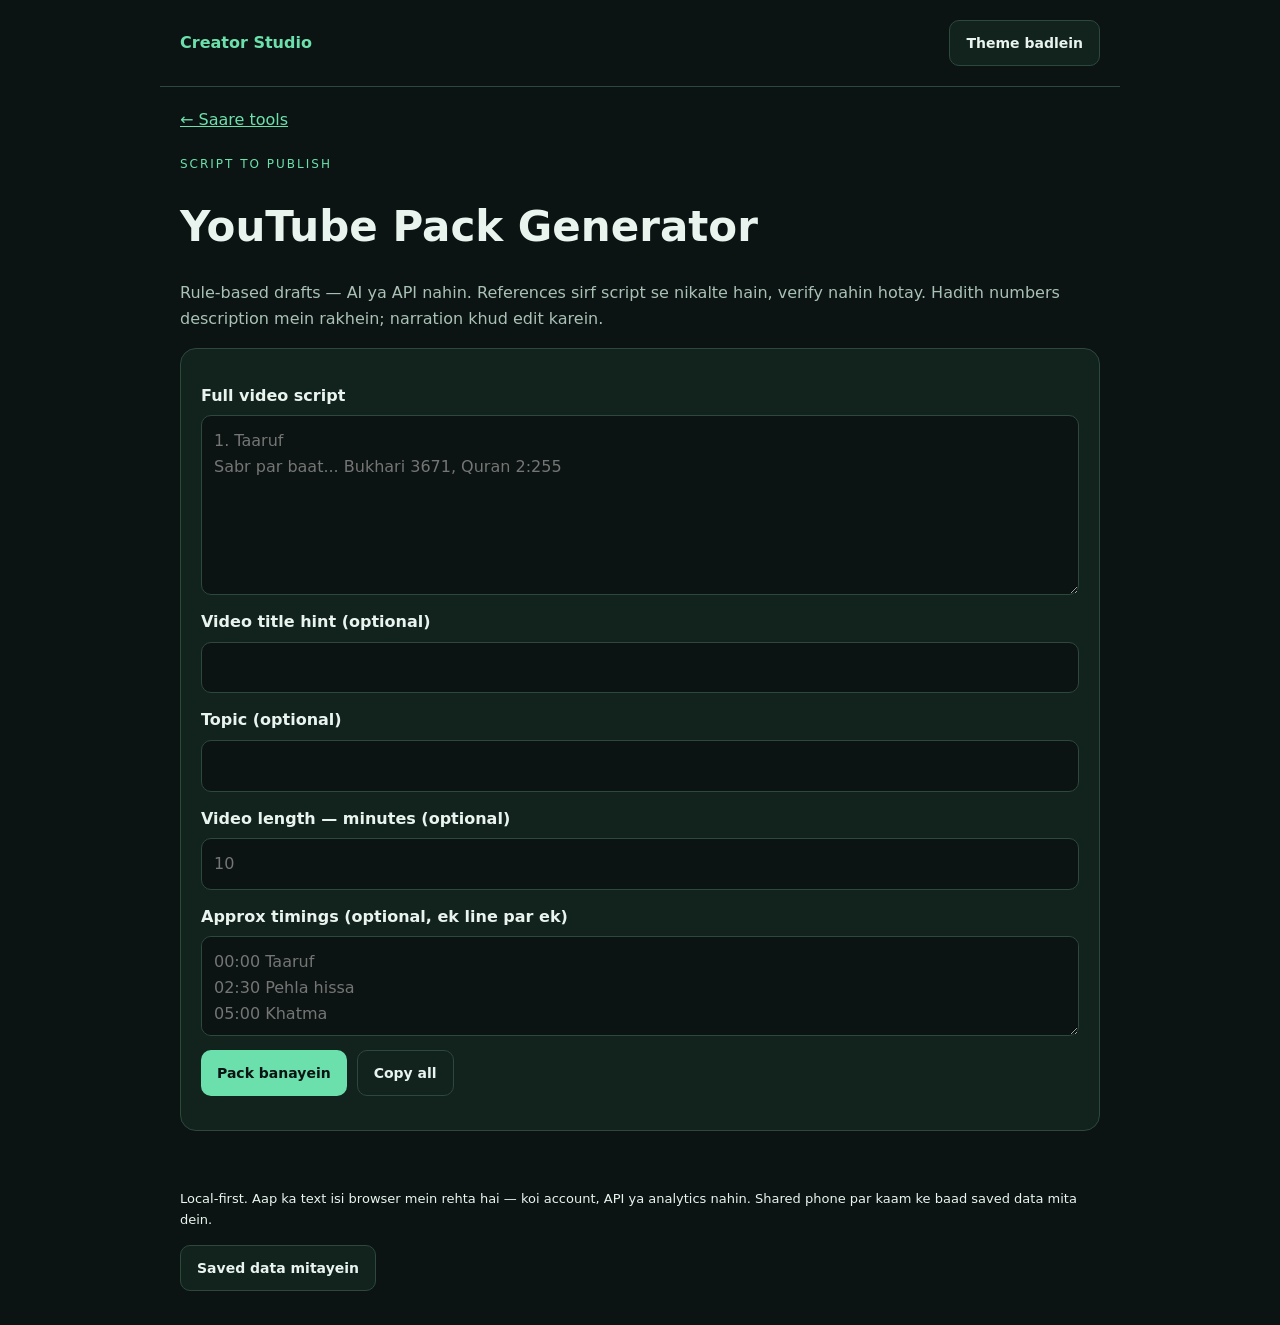
<file: pack.html>
<!doctype html><html lang="en"><head><meta charset="utf-8"><meta name="viewport" content="width=device-width,initial-scale=1"><meta name="theme-color" content="#0b1412"><meta name="description" content="Phone par offline Roman Urdu aur YouTube creator tools."><title>YouTube Pack Generator | Creator Studio</title><link rel="manifest" href="manifest.json"><link rel="icon" href="icon.svg" type="image/svg+xml"><link rel="stylesheet" href="style.css"><script defer src="site.js"></script></head><body><header><a href="index.html">Creator Studio</a><button id="theme" aria-label="Light ya dark theme badlein">Theme badlein</button></header><main><nav><a href="index.html">← Saare tools</a></nav><p class="eyebrow">Script to publish</p><h1>YouTube Pack Generator</h1><p>Rule-based drafts — AI ya API nahin. References sirf script se nikalte hain, verify nahin hotay. Hadith numbers description mein rakhein; narration khud edit karein.</p><section><label for="script">Full video script</label><textarea id="script" placeholder="1. Taaruf
Sabr par baat... Bukhari 3671, Quran 2:255"></textarea><label for="hint">Video title hint (optional)</label><input id="hint" maxlength="160"><label for="topic">Topic (optional)</label><input id="topic" maxlength="120"><label for="length">Video length — minutes (optional)</label><input id="length" type="number" min="0.5" max="600" step="0.5" inputmode="decimal" placeholder="10"><label for="timings">Approx timings (optional, ek line par ek)</label><textarea id="timings" placeholder="00:00 Taaruf
02:30 Pehla hissa
05:00 Khatma" style="min-height:100px"></textarea><div class="row"><button class="primary" id="generate">Pack banayein</button><button id="copyAll">Copy all</button></div></section><div id="packOutput" hidden><p class="help">Editable draft. Title ka har daawa, reference ki authenticity aur chapter timings check karein. YouTube ke liye 3+ chapters, pehla 00:00 aur har chapter kam az kam 10 seconds ho.</p><section><h2>Title options</h2><button data-copy="titles">Copy Title options</button><label for="titles">Edit karein</label><textarea id="titles" class="output"></textarea></section><section><h2>Description</h2><button data-copy="description">Copy Description</button><label for="description">Edit karein</label><textarea id="description" class="output"></textarea></section><section><h2>References</h2><button data-copy="references">Copy References</button><label for="references">Edit karein</label><textarea id="references" class="output"></textarea></section><section><h2>Chapters</h2><button data-copy="chapters">Copy Chapters</button><label for="chapters">Edit karein</label><textarea id="chapters" class="output"></textarea></section><section><h2>Tags</h2><button data-copy="tags">Copy Tags</button><label for="tags">Edit karein</label><textarea id="tags" class="output"></textarea></section></div></main><footer>Local-first. Aap ka text isi browser mein rehta hai — koi account, API ya analytics nahin. Shared phone par kaam ke baad saved data mita dein.<div class="row"><button id="clearData">Saved data mitayein</button></div></footer><div id="toast" role="status" aria-live="polite"></div></body></html>
</file>
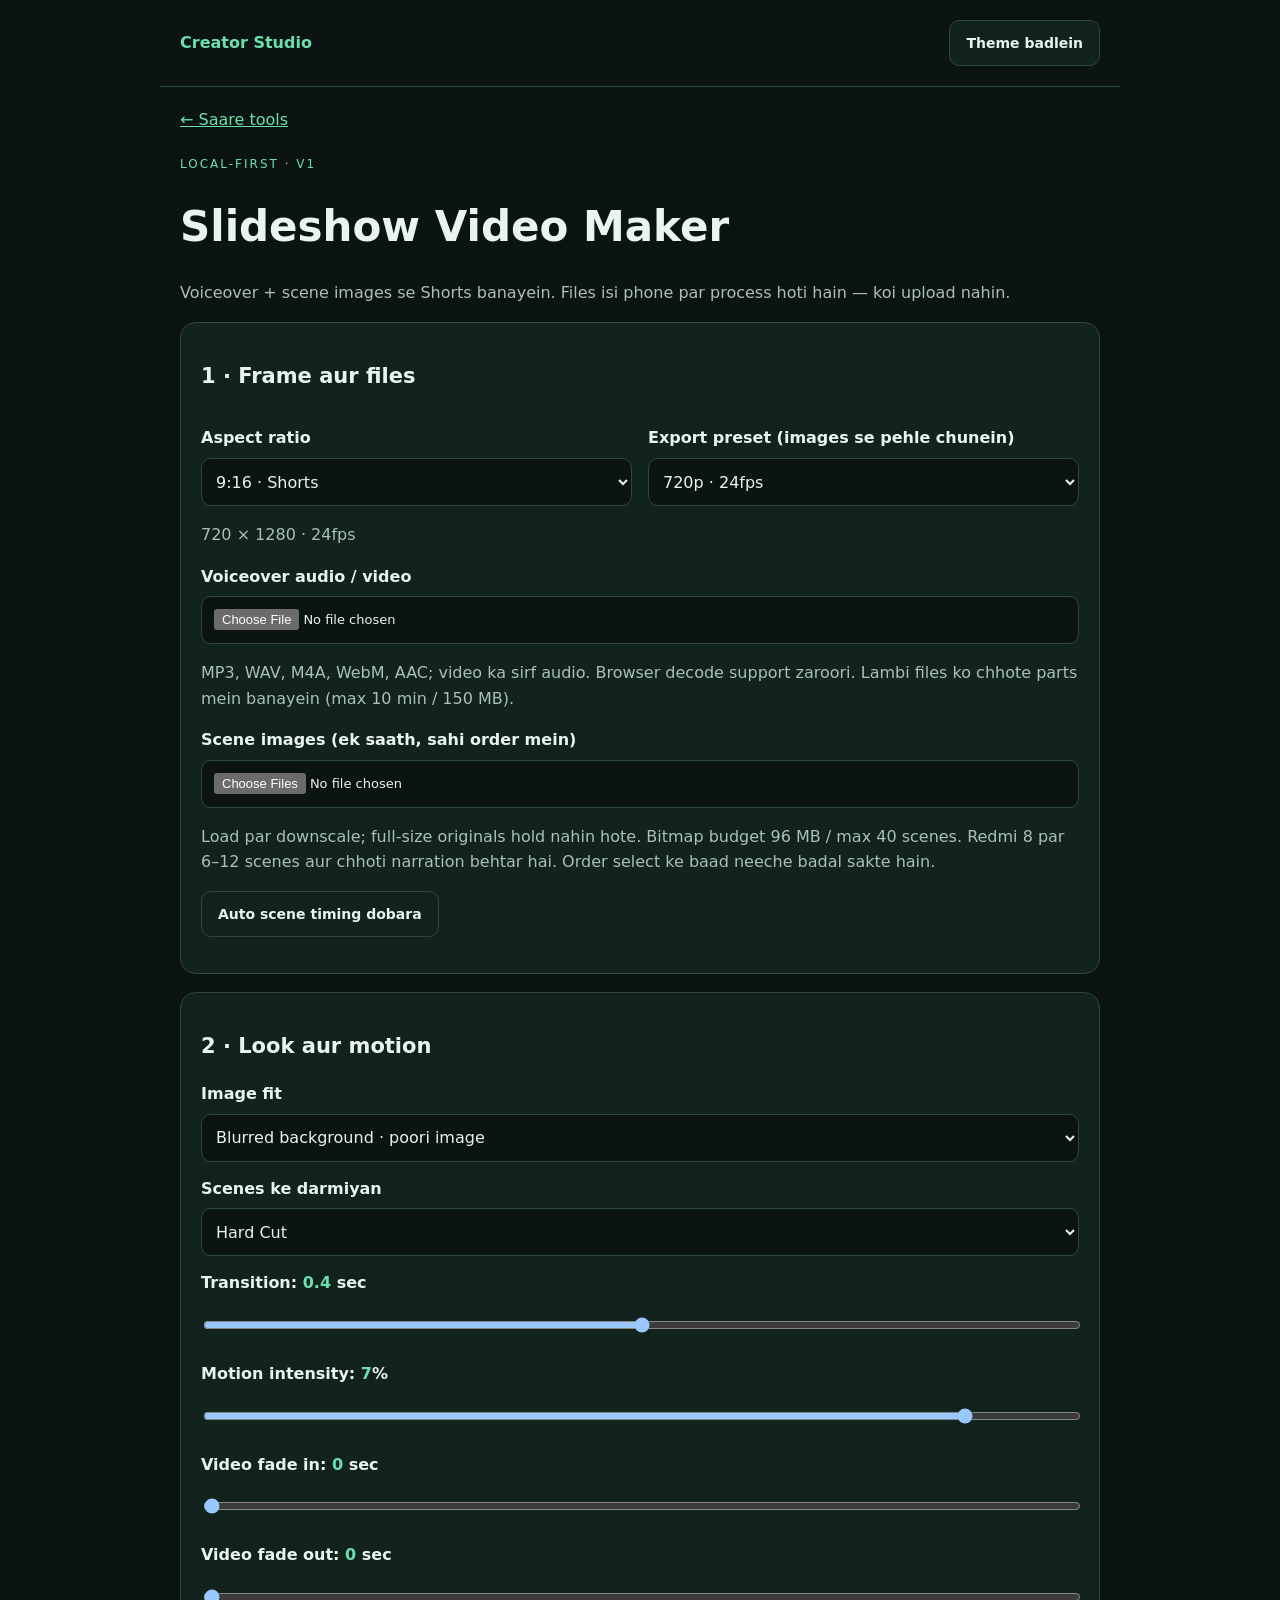
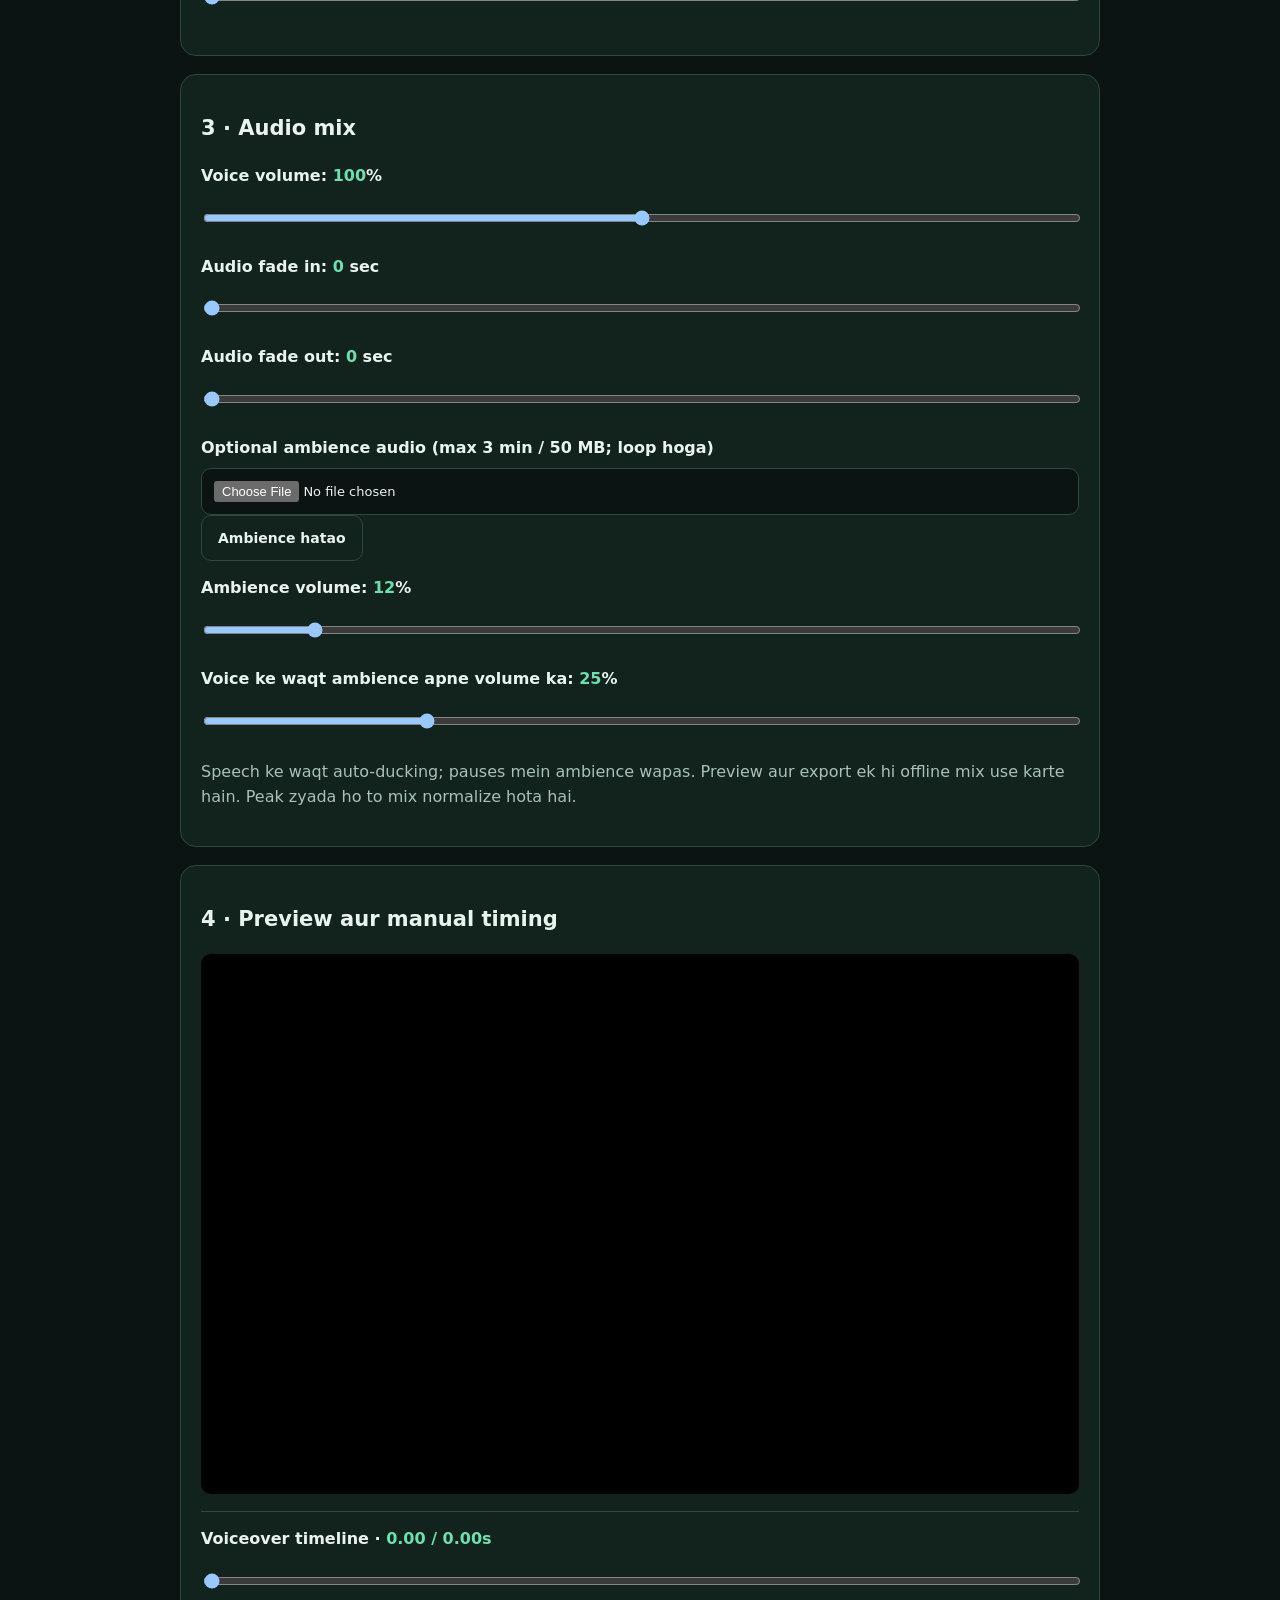
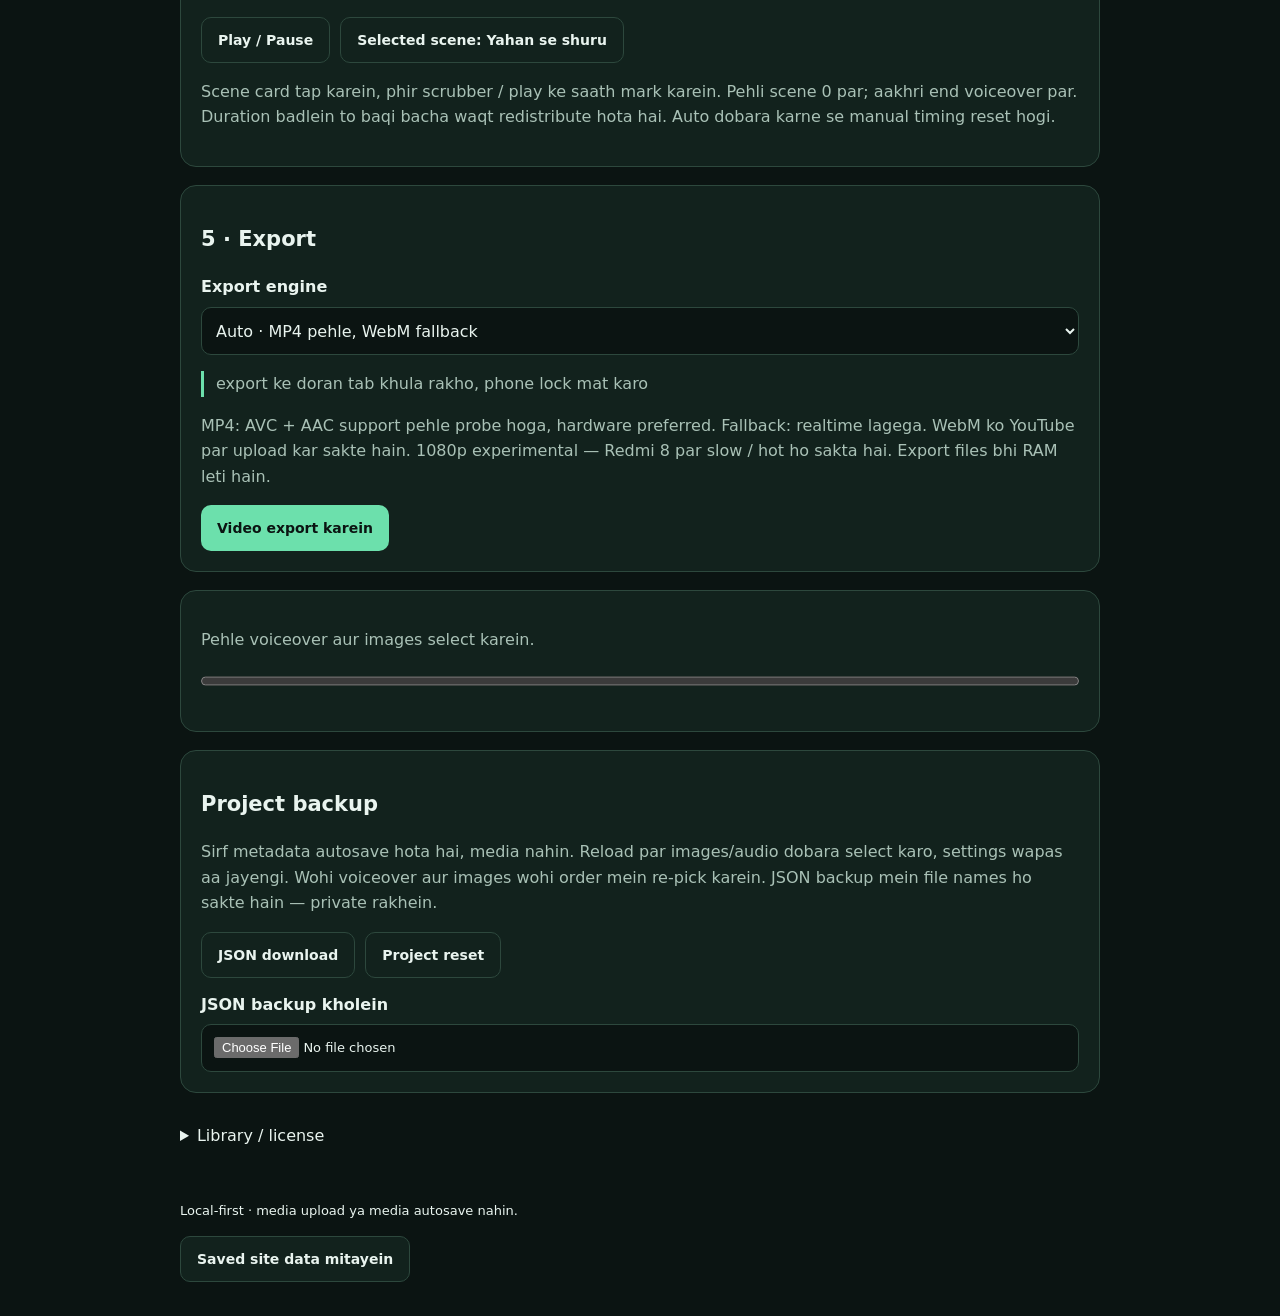
<file: slideshow.html>
<!doctype html>
<html lang="en"><head><meta charset="utf-8"><meta name="viewport" content="width=device-width,initial-scale=1"><meta name="theme-color" content="#0b1412"><title>Slideshow Video Maker | Creator Studio</title><link rel="manifest" href="manifest.json"><link rel="icon" href="icon.svg"><link rel="stylesheet" href="style.css"><script defer src="site.js"></script><style>
select{width:100%;min-height:48px;padding:10px;background:var(--bg);color:var(--fg);border:1px solid var(--line);border-radius:10px;font:inherit}input[type=range]{padding:8px 0;min-height:44px}canvas#preview{display:block;width:100%;max-height:60vh;object-fit:contain;background:#000;border-radius:10px}#markers{height:18px;position:relative;border-bottom:1px solid var(--line)}#markers i{position:absolute;height:12px;border-left:2px solid var(--accent)}#scenes{padding:0;list-style:none}.scene{padding:12px;border:1px solid var(--line);border-radius:12px;margin:12px 0;overflow-wrap:anywhere}.scene.selected{border:2px solid var(--accent)}.scene canvas{width:64px;height:80px;object-fit:contain;background:#000;float:left;margin:0 12px 8px 0}.scene h3{font-size:16px}.scene .row{clear:both}progress{width:100%;accent-color:var(--accent);height:18px}#status{white-space:pre-wrap;overflow-wrap:anywhere}.cols{display:grid;grid-template-columns:repeat(auto-fit,minmax(min(100%,220px),1fr));gap:16px}.button{display:inline-block}a[hidden]{display:none}.warn{border-left:3px solid var(--accent);padding-left:12px}fieldset{border:0;padding:0;margin:0;min-width:0}fieldset:disabled{opacity:.65}output{color:var(--accent)}#result{width:100%;max-height:450px}button:disabled{opacity:.5;cursor:default}
</style></head><body><header><a href="index.html">Creator Studio</a><button id="theme" aria-label="Light ya dark theme badlein">Theme badlein</button></header><main><nav><a href="index.html">← Saare tools</a></nav><p class="eyebrow">Local-first · v1</p><h1>Slideshow Video Maker</h1><p>Voiceover + scene images se Shorts banayein. Files isi phone par process hoti hain — koi upload nahin.</p><p id="restore" class="help"></p><fieldset id="controls">
<section><h2>1 · Frame aur files</h2><div class="cols"><div><label for="ratio">Aspect ratio</label><select id="ratio"><option value="9:16">9:16 · Shorts</option><option value="16:9">16:9 · YouTube</option><option value="1:1">1:1 · Square</option></select></div><div><label for="preset">Export preset (images se pehle chunein)</label><select id="preset"><option value="720,24">720p · 24fps</option><option value="720,30">720p · 30fps</option><option value="1080,24">1080p · 24fps (test karke)</option></select></div></div><p id="size" class="help"></p><label for="voice">Voiceover audio / video</label><input id="voice" type="file" accept="audio/*,video/*,.mp3,.wav,.m4a,.webm,.aac"><p class="help">MP3, WAV, M4A, WebM, AAC; video ka sirf audio. Browser decode support zaroori. Lambi files ko chhote parts mein banayein (max 10 min / 150 MB).</p><label for="images">Scene images (ek saath, sahi order mein)</label><input id="images" type="file" accept="image/jpeg,image/png,image/webp" multiple><p class="help">Load par downscale; full-size originals hold nahin hote. Bitmap budget 96 MB / max 40 scenes. Redmi 8 par 6–12 scenes aur chhoti narration behtar hai. Order select ke baad neeche badal sakte hain.</p><button type="button" id="auto">Auto scene timing dobara</button><p id="timing" role="status"></p></section>
<section><h2>2 · Look aur motion</h2><label for="fit">Image fit</label><select id="fit"><option value="blur">Blurred background · poori image</option><option value="cover">Cover · frame crop</option></select><label for="transition">Scenes ke darmiyan</label><select id="transition"><option value="cut">Hard Cut</option><option value="cross">Crossfade</option><option value="dip">Dip to Black</option></select><label for="transitionTime">Transition: <output>0.4</output> sec</label><input id="transitionTime" type="range" min="0.3" max="0.5" step="0.05" value="0.4"><label for="intensity">Motion intensity: <output>7</output>%</label><input id="intensity" type="range" min="0" max="8" step="0.5" value="7"><label for="videoIn">Video fade in: <output>0</output> sec</label><input id="videoIn" type="range" min="0" max="2" step="0.1" value="0"><label for="videoOut">Video fade out: <output>0</output> sec</label><input id="videoOut" type="range" min="0" max="2" step="0.1" value="0"><ol id="scenes"></ol></section>
<section><h2>3 · Audio mix</h2><label for="volume">Voice volume: <output>100</output>%</label><input id="volume" type="range" min="0" max="200" value="100"><label for="fadeIn">Audio fade in: <output>0</output> sec</label><input id="fadeIn" type="range" min="0" max="2" step="0.1" value="0"><label for="fadeOut">Audio fade out: <output>0</output> sec</label><input id="fadeOut" type="range" min="0" max="2" step="0.1" value="0"><label for="ambience">Optional ambience audio (max 3 min / 50 MB; loop hoga)</label><input id="ambience" type="file" accept="audio/*,.mp3,.wav,.m4a,.webm,.aac"><button type="button" id="removeAmb">Ambience hatao</button><label for="ambVolume">Ambience volume: <output>12</output>%</label><input id="ambVolume" type="range" min="0" max="100" value="12"><label for="duck">Voice ke waqt ambience apne volume ka: <output>25</output>%</label><input id="duck" type="range" min="0" max="100" value="25"><p class="help">Speech ke waqt auto-ducking; pauses mein ambience wapas. Preview aur export ek hi offline mix use karte hain. Peak zyada ho to mix normalize hota hai.</p></section>
<section><h2>4 · Preview aur manual timing</h2><canvas id="preview" width="720" height="1280" aria-label="Slideshow preview"></canvas><div id="markers" aria-hidden="true"></div><label for="scrub">Voiceover timeline · <output id="clock">0.00 / 0.00s</output></label><input id="scrub" type="range" min="0" max="0" step="0.01" value="0"><div class="row"><button type="button" id="play">Play / Pause</button><button type="button" id="mark">Selected scene: Yahan se shuru</button></div><p class="help">Scene card tap karein, phir scrubber / play ke saath mark karein. Pehli scene 0 par; aakhri end voiceover par. Duration badlein to baqi bacha waqt redistribute hota hai. Auto dobara karne se manual timing reset hogi.</p></section>
<section><h2>5 · Export</h2><label for="pipeline">Export engine</label><select id="pipeline"><option value="auto">Auto · MP4 pehle, WebM fallback</option><option value="webm">WebM force (fallback test)</option></select><p class="warn">export ke doran tab khula rakho, phone lock mat karo</p><p class="help">MP4: AVC + AAC support pehle probe hoga, hardware preferred. Fallback: realtime lagega. WebM ko YouTube par upload kar sakte hain. 1080p experimental — Redmi 8 par slow / hot ho sakta hai. Export files bhi RAM leti hain.</p><button type="button" class="primary" id="export">Video export karein</button></section></fieldset>
<section><p id="status" role="status" aria-live="polite">Pehle voiceover aur images select karein.</p><progress id="progress" max="1" value="0"></progress><button type="button" id="cancel" hidden>Export rokein</button><p><a id="download" class="button" hidden>Video download</a></p><video id="result" controls playsinline hidden></video></section>
<section><h2>Project backup</h2><p class="help">Sirf metadata autosave hota hai, media nahin. Reload par images/audio dobara select karo, settings wapas aa jayengi. Wohi voiceover aur images wohi order mein re-pick karein. JSON backup mein file names ho sakte hain — private rakhein.</p><div class="row"><button id="backup">JSON download</button><button id="reset">Project reset</button></div><label for="restoreFile">JSON backup kholein</label><input id="restoreFile" type="file" accept="application/json,.json"></section>
<details><summary>Library / license</summary><p>Vendored, unmodified Mediabunny 1.25.0 (Vanilagy + contributors), MPL-2.0, MIT nahin. Source aur full license repo ke vendor folder mein hain; runtime CDN nahin.</p></details></main><footer>Local-first · media upload ya media autosave nahin.<div class="row"><button id="clearData">Saved site data mitayein</button></div></footer><div id="toast" role="status" aria-live="polite"></div>
<script type="module">
const el=id=>document.getElementById(id), KEY='creator-slideshow-v1', wait=()=>new Promise(r=>setTimeout(r,0));
const settings=['ratio','preset','fit','transition','transitionTime','intensity','videoIn','videoOut','volume','fadeIn','fadeOut','ambVolume','duck','pipeline'];
const motionNames=['None','Zoom In','Zoom Out','Pan Left','Pan Right'];
let scenes=[],voice=null,amb=null,speech=[],pauses=[],total=0,selected=0,saved=null,mixed=null,ctx=null,playing=null,playAt=0,position=0,anim=0,busy=false,cancelled=false,downloadURL=null,voiceName='',ambName='',mixVersion=0;
const canvas=el('preview'), gc=canvas.getContext('2d',{alpha:false});
const say=s=>el('status').textContent=s, val=id=>Number(el(id).value), clamp=(v,a,b)=>Math.max(a,Math.min(b,v));
function dims(){let [p,fps]=el('preset').value.split(',').map(Number),r=el('ratio').value;return {w:r==='16:9'?Math.round(p*16/9/2)*2:p,h:r==='9:16'?Math.round(p*16/9/2)*2:p,fps}}
function readSettings(){return Object.fromEntries(settings.map(k=>[k,el(k).value]))}
function metadata(){return {format:'creator-slideshow',version:1,settings:readSettings(),duration:total||saved?.duration||0,voiceName:voiceName||saved?.voiceName||'',ambName,scenes:scenes.length?scenes.map(s=>({name:s.name,duration:s.end-s.start,motion:s.motion})):saved?.scenes||[]}}
function save(){try{saved=metadata();localStorage.setItem(KEY,JSON.stringify(saved))}catch{say('Settings save nahin huin; JSON backup rakhein.')}}
function validate(j){if(j?.format!=='creator-slideshow'||j.version!==1||!Array.isArray(j.scenes)||j.scenes.length>40)throw Error('Slideshow v1 JSON chahiye.');return j}
function apply(j){saved=validate(j);for(const k of settings){let node=el(k),v=j.settings?.[k];if(v===undefined)continue;if(node.tagName==='SELECT'){if([...node.options].some(o=>o.value===String(v)))node.value=String(v)}else if(Number.isFinite(+v))node.value=String(clamp(+v,+node.min,+node.max))}ranges();resize();el('restore').textContent='images/audio dobara select karo, settings wapas aa jayengi. Wohi files wohi order mein chunein.'}
try{const j=JSON.parse(localStorage.getItem(KEY)||'null');if(j)apply(j)}catch{el('restore').textContent='Purana backup read nahin hua; naya project bana sakte hain.'}
function ranges(){document.querySelectorAll('input[type=range]').forEach(n=>{const out=n.previousElementSibling?.querySelector('output');if(out&&n.id!=='scrub')out.textContent=n.value})}
function resize(){const d=dims();canvas.width=d.w;canvas.height=d.h;el('size').textContent=d.w+' × '+d.h+' · '+d.fps+'fps'+(d.w>=1080&&d.h>=1080?' · 1080p test karke, slow/hot ho sakta hai.':'');draw(position)}
function invalidate(){stop();mixed=null;mixVersion++}
function lock(on){busy=on;el('controls').disabled=on;el('backup').disabled=on;el('reset').disabled=on;el('restoreFile').disabled=on;el('cancel').hidden=!on}
async function decode(file,limit,maxBytes){if(file.size>maxBytes)throw Error('File bari hai; chhota clip azmayein.');const ac=new (window.AudioContext||window.webkitAudioContext)({sampleRate:24000});try{const b=await ac.decodeAudioData(await file.arrayBuffer());if(b.duration>limit)throw Error('Audio '+limit+' seconds se chhota chahiye.');return b}finally{await ac.close()}}
function detect(buffer){const step=.02,hop=Math.max(1,Math.floor(buffer.sampleRate*step)),n=Math.ceil(buffer.length/hop),r=new Float32Array(n);for(let ch=0;ch<buffer.numberOfChannels;ch++){const d=buffer.getChannelData(ch);for(let i=0;i<n;i++){let sum=0,kmax=Math.min(hop,d.length-i*hop);for(let k=0;k<kmax;k++)sum+=d[i*hop+k]**2;r[i]=Math.max(r[i],Math.sqrt(sum/kmax))}}const sorted=Array.from(r).sort((a,b)=>a-b),q=p=>sorted[Math.min(n-1,Math.floor(n*p))]||0,floor=q(.15),level=q(.9),peak=q(.999);if(peak<.0001)return [];const range=Math.max(level-floor,peak*.025),enter=floor+range*.18,exit=floor+range*.10;let start=-1,quiet=-1;const found=[];for(let i=0;i<n;i++){const t=i*step;if(start<0){if(r[i]>=enter){start=t;quiet=-1}}else if(r[i]>=exit){quiet=-1}else{if(quiet<0)quiet=t;if(t-quiet>=.20){if(quiet-start>=.15)found.push([start,quiet]);start=-1;quiet=-1}}}if(start>=0){const end=quiet>=0?quiet:buffer.duration;if(end-start>=.15)found.push([start,end])}const merged=[];for(const s of found){const last=merged[merged.length-1];if(last&&s[0]-last[1]<.15)last[1]=s[1];else merged.push(s)}return merged}
function boundaries(ds){let t=0;scenes.forEach((s,i)=>{s.start=t;t+=ds[i];s.end=i===scenes.length-1?total:t});renderList();save();draw(position)}
function autoTiming(){if(!voice||!scenes.length)return say('Pehle voiceover aur images select karein.');stop();const n=scenes.length,spoken=speech.reduce((a,s)=>a+s[1]-s[0],0),weak=pauses.length<2||spoken<total*.08,starts=[0],eps=Math.min(.1,total/n/4);let snapped=0;for(let i=1;i<n;i++){let target=total*i/n;if(!weak){let rem=spoken*i/n;for(const [a,b] of speech){if(rem<=b-a){target=a+rem;break}rem-=b-a}const lo=starts[i-1]+eps,hi=total-eps*(n-i),ps=pauses.filter(p=>p>=lo&&p<=hi&&Math.abs(p-target)<=Math.max(1.5,total/n*.65));ps.sort((a,b)=>Math.abs(a-target)-Math.abs(b-target));if(ps.length){target=ps[0];snapped++}}starts.push(clamp(target,starts[i-1]+eps,total-eps*(n-i)))}boundaries(starts.map((s,i)=>(starts[i+1]??total)-s));el('timing').textContent=weak?'2 se kam pauses / kam speech: barabar distribution. Manual timing zaroor check karein.':snapped+'/'+(n-1)+' boundaries detected pauses par snap; '+pauses.length+' pauses. Preview se verify karein.'}
function restoreTiming(){if(!voice||!scenes.length)return;if(saved?.scenes?.length===scenes.length&&saved.scenes.every(s=>Number.isFinite(s.duration)&&s.duration>0)){let sum=saved.scenes.reduce((a,s)=>a+s.duration,0);scenes.forEach((s,i)=>s.motion=motionNames.includes(saved.scenes[i].motion)?saved.scenes[i].motion:'None');boundaries(saved.scenes.map(s=>s.duration*total/sum));el('timing').textContent='Saved timing restore hui (voiceover length ke hisaab se). File order aur timings check karein.'}else autoTiming()}
async function loadVoice(f){invalidate();say('Audio decode aur pauses check ho rahe hain…');const b=await decode(f,600,150*1024*1024);voice=b;voiceName=f.name;total=b.duration;speech=detect(b);pauses=speech.slice(1).map((s,i)=>(speech[i][1]+s[0])/2);el('scrub').max=String(total);position=0;restoreTiming();save();say('Voiceover '+total.toFixed(2)+'s · '+speech.length+' speech segments.');draw(0)}
async function loadImages(list){stop();say('Images ek ek karke downscale ho rahi hain…');const incoming=[],d=dims();let bytes=0;try{for(const f of [...list].slice(0,40)){if(!/^image\/(jpeg|png|webp)$/.test(f.type))throw Error('JPEG / PNG / WebP select karein.');let b;try{const url=URL.createObjectURL(f),im=new Image();let iw,ih;try{await new Promise((resolve,reject)=>{im.onload=resolve;im.onerror=()=>reject(Error('image'));im.src=url});iw=im.naturalWidth;ih=im.naturalHeight}finally{im.src='';URL.revokeObjectURL(url)}const scale=Math.min(1,d.w/iw,d.h/ih);b=await createImageBitmap(f,{resizeWidth:Math.max(1,Math.round(iw*scale)),resizeHeight:Math.max(1,Math.round(ih*scale)),resizeQuality:'high',imageOrientation:'from-image'});
}catch{throw Error('Image decode support nahin: JPEG ya chhoti PNG azmayein.')}incoming.push({bitmap:b,name:f.name,start:0,end:0,motion:'None'});bytes+=b.width*b.height*4;if(bytes>96*1024*1024)throw Error('96 MB image budget. Kam scenes ya 720p select karein.');await wait()}
}catch(e){incoming.forEach(s=>s.bitmap.close());throw e}scenes.forEach(s=>s.bitmap.close());scenes=incoming;selected=0;restoreTiming();renderList();save();say(scenes.length+' images ready. '+(list.length>40?'Sirf pehli 40 li gayi hain.':''));draw(position)}
function renderList(){const list=el('scenes');list.replaceChildren();scenes.forEach((s,i)=>{const li=document.createElement('li');li.className='scene'+(selected===i?' selected':'');li.addEventListener('click',()=>{if(selected!==i){selected=i;renderList()}});let thumb=document.createElement('canvas');thumb.width=64;thumb.height=80;let tc=thumb.getContext('2d'),k=Math.min(64/s.bitmap.width,80/s.bitmap.height);tc.drawImage(s.bitmap,(64-s.bitmap.width*k)/2,(80-s.bitmap.height*k)/2,s.bitmap.width*k,s.bitmap.height*k);li.append(thumb);let h=document.createElement('h3');h.textContent=(i+1)+'. '+s.name;li.append(h);let p=document.createElement('p');p.textContent=s.start.toFixed(2)+' – '+s.end.toFixed(2)+'s';li.append(p);let row=document.createElement('div');row.className='row';for(const [txt,fn,disabled] of [['Select',()=>{selected=i;renderList()},false],['Upar',()=>reorder(i,-1),i===0],['Neeche',()=>reorder(i,1),i===scenes.length-1],['Hatao',()=>removeScene(i),false]]){let b=document.createElement('button');b.type='button';b.textContent=txt;b.setAttribute('aria-label','Scene '+(i+1)+' '+txt);b.disabled=disabled;b.onclick=e=>{e.stopPropagation();fn()};row.append(b)}li.append(row);let l=document.createElement('label');l.textContent='Duration (seconds)';let inp=document.createElement('input');inp.type='number';inp.min='.1';inp.step='.1';inp.value=(s.end-s.start).toFixed(2);inp.setAttribute('aria-label','Scene '+(i+1)+' duration');inp.onchange=()=>setDuration(i,Number(inp.value));l.append(inp);li.append(l);l=document.createElement('label');l.textContent='Motion';let sel=document.createElement('select');sel.setAttribute('aria-label','Scene '+(i+1)+' motion');motionNames.forEach(m=>sel.add(new Option(m,m,false,s.motion===m)));sel.onchange=()=>{s.motion=sel.value;save();draw(position)};l.append(sel);li.append(l);list.append(li)});const m=el('markers');m.replaceChildren();scenes.slice(1).forEach(s=>{let i=document.createElement('i');i.style.left=(s.start/total*100)+'%';m.append(i)})}
function reorder(i,dir){stop();const ds=scenes.map(s=>s.end-s.start);[scenes[i],scenes[i+dir]]=[scenes[i+dir],scenes[i]];[ds[i],ds[i+dir]]=[ds[i+dir],ds[i]];selected=i+dir;boundaries(ds)}
function removeScene(i){stop();scenes[i].bitmap.close();scenes.splice(i,1);selected=Math.max(0,Math.min(selected,scenes.length-1));if(scenes.length){let ds=scenes.map(s=>s.end-s.start),sum=ds.reduce((a,b)=>a+b,0);boundaries(ds.map(v=>sum?v*total/sum:total/scenes.length))}else{renderList();save();draw(0)}}
function setDuration(i,v){stop();const n=scenes.length,eps=Math.min(.1,total/(n*4));if(!voice||n<2||!Number.isFinite(v)||v<eps)return renderList();let ds=scenes.map(s=>s.end-s.start);if(i===n-1){v=clamp(v,eps,total-eps*(n-1));let sum=total-ds[i];ds=ds.map((x,j)=>j===i?v:(total-v)*x/sum)}else{v=clamp(v,eps,total-scenes[i].start-eps*(n-i-1));const old=ds.slice(i+1).reduce((a,b)=>a+b,0),remain=total-scenes[i].start-v;ds=ds.map((x,j)=>j<i?x:j===i?v:remain*x/old)}boundaries(ds)}
function mark(){if(selected===0)return say('Pehli scene 0 se shuru hoti hai.');if(!voice)return;stop();const n=scenes.length,eps=Math.min(.1,total/n/4),t=clamp(position,selected*eps,total-(n-selected)*eps),old=scenes[selected].start;let ds=scenes.map((s,i)=>(s.end-s.start)*(i<selected?t/old:(total-t)/(total-old)));boundaries(ds);say('Scene '+(selected+1)+' ka start '+t.toFixed(2)+'s set hua.')}
function renderScene(c,w,h,s,t,alpha=1){if(!s?.bitmap)return;let p=clamp((t-s.start)/Math.max(.001,s.end-s.start),0,1);p=p*p*(3-2*p);const a=val('intensity')/100,mt=s.motion;let z=mt==='Zoom In'?1+a*p:mt==='Zoom Out'?1+a*(1-p):mt.startsWith('Pan')?1+a:1;let dx=mt==='Pan Left'?a*w*(.5-p):mt==='Pan Right'?a*w*(p-.5):0;const b=s.bitmap; c.save();c.globalAlpha=alpha;c.translate(w/2+dx,h/2);c.scale(z,z);if(el('fit').value==='blur'){let sc=Math.max(w/b.width,h/b.height)*1.1;c.filter='blur('+Math.max(8,w*.025)+'px)';c.drawImage(b,-b.width*sc/2,-b.height*sc/2,b.width*sc,b.height*sc);c.filter='none';c.fillStyle='rgba(0,0,0,.18)';c.fillRect(-w/2,-h/2,w,h)}let sc=el('fit').value==='cover'?Math.max(w/b.width,h/b.height):Math.min(w/b.width,h/b.height);c.drawImage(b,-b.width*sc/2,-b.height*sc/2,b.width*sc,b.height*sc);c.restore()}
function paint(c,w,h,t){c.fillStyle='#000';c.fillRect(0,0,w,h);if(!scenes.length)return;let i=scenes.findIndex(s=>t<s.end);if(i<0)i=scenes.length-1;const tr=el('transition').value;let boundary=-1,half=0;for(let j=1;j<scenes.length;j++){let hh=Math.min(val('transitionTime')/2,(scenes[j-1].end-scenes[j-1].start)/2,(scenes[j].end-scenes[j].start)/2);if(Math.abs(t-scenes[j].start)<hh){boundary=j;half=hh;break}}if(boundary>0&&tr!=='cut'){const b=scenes[boundary].start,p=(t-(b-half))/(2*half);if(tr==='cross'){renderScene(c,w,h,scenes[boundary-1],t);renderScene(c,w,h,scenes[boundary],t,p)}else{const s=p<.5?scenes[boundary-1]:scenes[boundary];renderScene(c,w,h,s,t);c.fillStyle='rgba(0,0,0,'+(1-Math.abs(p*2-1))+')';c.fillRect(0,0,w,h)}}else renderScene(c,w,h,scenes[i],t);const opacity=Math.min(1,val('videoIn')?t/val('videoIn'):1,val('videoOut')?(total-t)/val('videoOut'):1);if(opacity<1){c.fillStyle='rgba(0,0,0,'+(1-clamp(opacity,0,1))+')';c.fillRect(0,0,w,h)}}
function draw(t){paint(gc,canvas.width,canvas.height,t);el('scrub').value=String(t);el('clock').textContent=t.toFixed(2)+' / '+total.toFixed(2)+'s'}
function fade(t){return Math.max(0,Math.min(1,val('fadeIn')?t/val('fadeIn'):1,val('fadeOut')?(total-t)/val('fadeOut'):1))}
function duckAt(t){let d=1;for(const [a,b] of speech){if(t>=a-.06&&t<=b+.16){const edge=Math.min(1,(t-a+.06)/.06,(b+.16-t)/.16);d=Math.min(d,1-(1-val('duck')/100)*Math.max(0,edge))}}return d}
async function mix(){if(mixed)return mixed;if(!voice)throw Error('Pehle voiceover select karein.');const sr=24000,n=Math.ceil(total*sr),oc=new OfflineAudioContext(2,n,sr),vs=oc.createBufferSource(),vg=oc.createGain();vs.buffer=voice;vs.connect(vg).connect(oc.destination);vg.gain.value=val('volume')/100;vs.start(0);if(amb){const a=oc.createBufferSource(),g=oc.createGain();a.buffer=amb;a.loop=true;a.connect(g).connect(oc.destination);const steps=Math.ceil(total/.02)+1,curve=new Float32Array(steps);for(let i=0;i<steps;i++)curve[i]=val('ambVolume')/100*duckAt(i*total/(steps-1));g.gain.setValueCurveAtTime(curve,0,total);a.start(0);a.stop(total)}let b=await oc.startRendering(),peak=0;for(let ch=0;ch<2;ch++){let d=b.getChannelData(ch);for(let i=0;i<d.length;i++){d[i]*=fade(i/sr);peak=Math.max(peak,Math.abs(d[i]))}}if(peak>.98)for(let ch=0;ch<2;ch++){let d=b.getChannelData(ch);for(let i=0;i<d.length;i++)d[i]*=.98/peak}mixed=b;return b}
function stop(){if(playing){playing.onended=null;playing.stop();playing.disconnect();playing=null;if(ctx)position=clamp(ctx.currentTime-playAt,0,total)}cancelAnimationFrame(anim)}
async function play(){if(playing){stop();draw(position);return}if(!scenes.length||!voice)return say('Pehle files select karein.');const rev=mixVersion;const b=await mix();if(rev!==mixVersion)return;if(!ctx)ctx=new AudioContext();await ctx.resume();if(position>=total-.01)position=0;playing=ctx.createBufferSource();playing.buffer=b;playing.connect(ctx.destination);playAt=ctx.currentTime-position;playing.start(0,position);playing.onended=()=>{playing=null;position=total;cancelAnimationFrame(anim);draw(position)};function tick(){if(!playing)return;position=Math.min(total,ctx.currentTime-playAt);draw(position);anim=requestAnimationFrame(tick)}tick()}
async function probe(){if(!window.VideoEncoder||!window.AudioEncoder)throw Error('WebCodecs / AAC available nahin');const d=dims();let hardware='prefer-hardware',config={codec:'avc1.420028',width:d.w,height:d.h,bitrate:3500000,framerate:d.fps,hardwareAcceleration:hardware,avc:{format:'avc'}};if(!(await VideoEncoder.isConfigSupported(config)).supported){hardware='no-preference';config.hardwareAcceleration=hardware;if(!(await VideoEncoder.isConfigSupported(config)).supported)throw Error('AVC encoder supported nahin')}if(!(await AudioEncoder.isConfigSupported({codec:'mp4a.40.2',sampleRate:24000,numberOfChannels:2,bitrate:128000})).supported)throw Error('AAC encode supported nahin');return hardware}
async function mp4(b,hardware){const M=await import('./vendor/mediabunny-1.25.0.js'),d=dims(),c=document.createElement('canvas');c.width=d.w;c.height=d.h;const p=c.getContext('2d',{alpha:false}),target=new M.BufferTarget(),out=new M.Output({format:new M.Mp4OutputFormat({fastStart:'in-memory'}),target}),v=new M.CanvasSource(c,{codec:'avc',bitrate:3500000,fullCodecString:'avc1.420028',hardwareAcceleration:hardware,keyFrameInterval:2}),a=new M.AudioBufferSource({codec:'aac',bitrate:128000});out.addVideoTrack(v,{frameRate:d.fps});out.addAudioTrack(a);try{await out.start();let audioError=null;const audio=a.add(b).then(()=>a.close()).catch(e=>{audioError=e});const frames=Math.ceil(total*d.fps);for(let i=0;i<frames;i++){if(cancelled)throw Error('Export roka gaya');paint(p,d.w,d.h,i/d.fps);await v.add(i/d.fps,Math.min(1/d.fps,total-i/d.fps),{keyFrame:i%(d.fps*2)===0});if(i%4===0){el('progress').value=i/frames;el('status').textContent='MP4 WebCodecs · frames '+i+' / '+frames;await wait()}}v.close();await audio;if(audioError)throw audioError;if(cancelled)throw Error('Export roka gaya');say('MP4 mux finalize ho raha hai…');await out.finalize();return new Blob([target.buffer],{type:'video/mp4'})}catch(e){await out.cancel().catch(()=>{});throw e}finally{c.width=c.height=1}}
async function webm(b){if(!window.MediaRecorder||!HTMLCanvasElement.prototype.captureStream)throw Error('MediaRecorder available nahin');const d=dims(),c=document.createElement('canvas');c.width=d.w;c.height=d.h;const p=c.getContext('2d',{alpha:false}),ac=new AudioContext(),dest=ac.createMediaStreamDestination(),s=ac.createBufferSource();s.buffer=b;s.connect(dest);let stream,rec,raf=0,timer;try{await ac.resume();paint(p,d.w,d.h,0);stream=c.captureStream(d.fps);dest.stream.getAudioTracks().forEach(t=>stream.addTrack(t));const mime=['video/webm;codecs=vp8,opus','video/webm;codecs=vp9,opus','video/webm'].find(t=>MediaRecorder.isTypeSupported(t));if(!mime)throw Error('WebM supported nahin');rec=new MediaRecorder(stream,{mimeType:mime,videoBitsPerSecond:3500000});const chunks=[],done=new Promise((resolve,reject)=>{rec.ondataavailable=e=>{if(e.data.size)chunks.push(e.data)};rec.onstop=resolve;rec.onerror=e=>reject(Error(e.error?.message||'Recorder error'))});rec.start(500);const start=ac.currentTime;s.start();function tick(){let t=Math.min(total,ac.currentTime-start);paint(p,d.w,d.h,t);el('progress').value=t/total;el('status').textContent='fallback: realtime lagega · '+t.toFixed(1)+' / '+total.toFixed(1)+'s';if(cancelled){s.stop();if(rec.state!=='inactive')rec.stop()}else raf=requestAnimationFrame(tick)}tick();await new Promise(resolve=>{s.onended=resolve;timer=setInterval(()=>{if(cancelled||ac.currentTime-start>=total+.2){try{s.stop()}catch{}resolve()}},100)});cancelAnimationFrame(raf);if(rec.state!=='inactive')rec.stop();await done;if(cancelled)throw Error('Export roka gaya');return new Blob(chunks,{type:mime})}finally{clearInterval(timer);cancelAnimationFrame(raf);if(rec?.state==='recording')rec.stop();stream?.getTracks().forEach(t=>t.stop());await ac.close();c.width=c.height=1}}
async function exportVideo(force){if(busy)return;if(!voice||!scenes.length)throw Error('Pehle voiceover aur images select karein.');stop();lock(true);cancelled=false;el('download').hidden=true;el('result').hidden=true;el('progress').value=0;let wake=null;try{say('Audio offline mix ho raha hai… export ke doran tab khula rakho, phone lock mat karo');try{wake=await navigator.wakeLock?.request('screen')}catch{}const b=await mix();let blob,engine='MediaRecorder WebM',reason='';if(force!=='webm'&&el('pipeline').value!=='webm'){try{const hw=await probe();blob=await mp4(b,hw);engine='WebCodecs MP4'}catch(e){if(cancelled)throw e;reason=e.message;say('MP4 unavailable ('+reason+'). fallback: realtime lagega.');await wait()}}if(!blob)blob=await webm(b);if(cancelled)throw Error('Export roka gaya');if(!blob.size)throw Error('Output khaali hai. Chhota clip azmayein.');if(downloadURL)URL.revokeObjectURL(downloadURL);downloadURL=URL.createObjectURL(blob);const ext=engine==='WebCodecs MP4'?'mp4':'webm';el('download').href=downloadURL;el('download').download='creator-slideshow.'+ext;el('download').textContent=ext.toUpperCase()+' download · '+(blob.size/1048576).toFixed(2)+' MB';el('download').hidden=false;el('result').src=downloadURL;el('result').hidden=false;el('progress').value=1;say(engine+' ready · '+dims().w+'×'+dims().h+' · '+total.toFixed(2)+'s'+(reason?'\nMP4 fallback wajah: '+reason:''));window.slideshow.lastExport={blob,engine,reason};return {size:blob.size,engine,reason}}finally{await wake?.release().catch(()=>{});lock(false)}}
function run(fn){return async(...args)=>{try{await fn(...args)}catch(e){say(e.message||'Kaam nahin hua; chhota clip azmayein.')}}}
el('voice').onchange=run(async e=>{if(!e.target.files[0])return;lock(true);try{await loadVoice(e.target.files[0])}finally{e.target.value='';lock(false)}});
el('images').onchange=run(async e=>{if(!e.target.files.length)return;lock(true);try{await loadImages(e.target.files)}finally{e.target.value='';lock(false)}});
el('ambience').onchange=run(async e=>{if(!e.target.files[0])return;lock(true);try{invalidate();amb=await decode(e.target.files[0],180,50*1024*1024);ambName=e.target.files[0].name;save();say('Ambience ready · speech par auto-ducking.')}finally{e.target.value='';lock(false)}});
el('removeAmb').onclick=()=>{invalidate();amb=null;ambName='';save();say('Ambience hata di.')};el('auto').onclick=autoTiming;el('play').onclick=run(play);el('mark').onclick=mark;el('scrub').oninput=()=>{stop();position=val('scrub');draw(position)};el('cancel').onclick=()=>{cancelled=true;say('Export rok rahe hain…')};el('export').onclick=run(()=>exportVideo());
settings.forEach(k=>el(k).addEventListener('input',()=>{if(['volume','fadeIn','fadeOut','ambVolume','duck'].includes(k))invalidate();ranges();if(k==='preset'||k==='ratio'){stop();resize();if(scenes.length)say('Frame badla. Best quality / memory ke liye images dobara select karein.');if(el('preset').value.startsWith('1080'))say('1080p experimental: slow / hot ho sakta hai, pehle chhota test karein.')}draw(position);save()}));
function downloadJSON(){const u=URL.createObjectURL(new Blob([JSON.stringify(metadata(),null,2)],{type:'application/json'})),a=document.createElement('a');a.href=u;a.download='slideshow-project-v1.json';a.click();setTimeout(()=>URL.revokeObjectURL(u),1000)}
el('backup').onclick=downloadJSON;el('restoreFile').onchange=run(async e=>{const f=e.target.files[0];if(!f)return;if(f.size>500000)throw Error('JSON file bari hai.');const j=validate(JSON.parse(await f.text()));stop();scenes.forEach(s=>s.bitmap.close());scenes=[];voice=amb=mixed=null;total=position=0;speech=[];pauses=[];voiceName=ambName='';apply(j);renderList();save();draw(0);e.target.value='';say('Settings restore. Media dobara select karein.')});el('reset').onclick=()=>{if(confirm('Slideshow settings aur loaded media reset karein?')){localStorage.removeItem(KEY);location.reload()}};
window.addEventListener('beforeunload',()=>{scenes.forEach(s=>s.bitmap.close());if(downloadURL)URL.revokeObjectURL(downloadURL)});
window.slideshow={loadVoice,loadImages,autoTiming,setDuration,mark,paint,mix,probe,exportVideo,duckAt,get state(){return {scenes:scenes.map(({bitmap,...s})=>({...s,width:bitmap.width,height:bitmap.height})),speech,pauses,total,settings:readSettings()}},async loadAmbience(f){invalidate();amb=await decode(f,180,50*1024*1024);ambName=f.name;save()}};
ranges();resize();
</script></body></html>
</file>
<file: style.css>
:root{color-scheme:dark;--bg:#0b1412;--panel:#12221d;--fg:#e9f4ef;--muted:#a9c1b6;--line:#2d483d;--accent:#6ce0ac}*{box-sizing:border-box}body{margin:0;background:var(--bg);color:var(--fg);font:16px/1.6 system-ui,sans-serif}body.light{color-scheme:light;--bg:#f2f8f5;--panel:white;--fg:#112c20;--muted:#426455;--line:#b8d0c2;--accent:#08683f}header,main,footer{max-width:960px;margin:auto;padding:20px}header{display:flex;justify-content:space-between;align-items:center;gap:12px;border-bottom:1px solid var(--line)}a{color:var(--accent)}header a{text-decoration:none;font-weight:800}h1{font-size:clamp(28px,5vw,42px);line-height:1.2}h2{font-size:21px}h3{margin:0 0 10px}p,.help{color:var(--muted)}.eyebrow{font-size:12px;letter-spacing:2px;text-transform:uppercase;color:var(--accent)}.grid{display:grid;grid-template-columns:repeat(auto-fit,minmax(min(100%,260px),1fr));gap:16px}.card,section{padding:20px;background:var(--panel);border:1px solid var(--line);border-radius:16px;margin:0 0 18px;min-width:0}.card{display:block;text-decoration:none;color:var(--fg);text-align:left;font:inherit;width:100%;height:100%}.card span,.badge{display:block;color:var(--accent);font-size:12px;margin-top:12px}label{display:block;margin:14px 0 7px;font-weight:600}textarea,input{display:block;width:100%;max-width:100%;border:1px solid var(--line);border-radius:10px;background:var(--bg);color:var(--fg);font:inherit;padding:12px}textarea{min-height:180px;resize:vertical}button,.button{font:600 14px system-ui;cursor:pointer;border:1px solid var(--line);background:var(--panel);color:var(--fg);padding:12px 16px;border-radius:10px;min-height:46px;white-space:normal}button:hover,.button:hover{border-color:var(--accent)}button.primary{background:var(--accent);color:var(--bg);border:0}body.light button.primary{color:white}.row{display:flex;flex-wrap:wrap;gap:10px;align-items:center;margin:14px 0}.row>*{max-width:100%}.urdu{font-family:'Noto Nastaliq Urdu','Urdu Typesetting','Noto Naskh Arabic',serif;line-height:2.5;font-size:21px}.output{white-space:pre-wrap;overflow-wrap:anywhere;min-height:65px}#toast{position:fixed;bottom:18px;left:16px;right:16px;margin:auto;max-width:420px;padding:12px;background:var(--accent);color:var(--bg);border-radius:12px;z-index:5;text-align:center}#toast:empty{display:none}summary{cursor:pointer;padding:12px 0}small{color:var(--muted)}:focus-visible{outline:3px solid var(--accent);outline-offset:3px}footer{font-size:13px}input[type=file]{font-size:13px}pre{white-space:pre-wrap;overflow-wrap:anywhere}nav{margin-bottom:22px}
</file>
